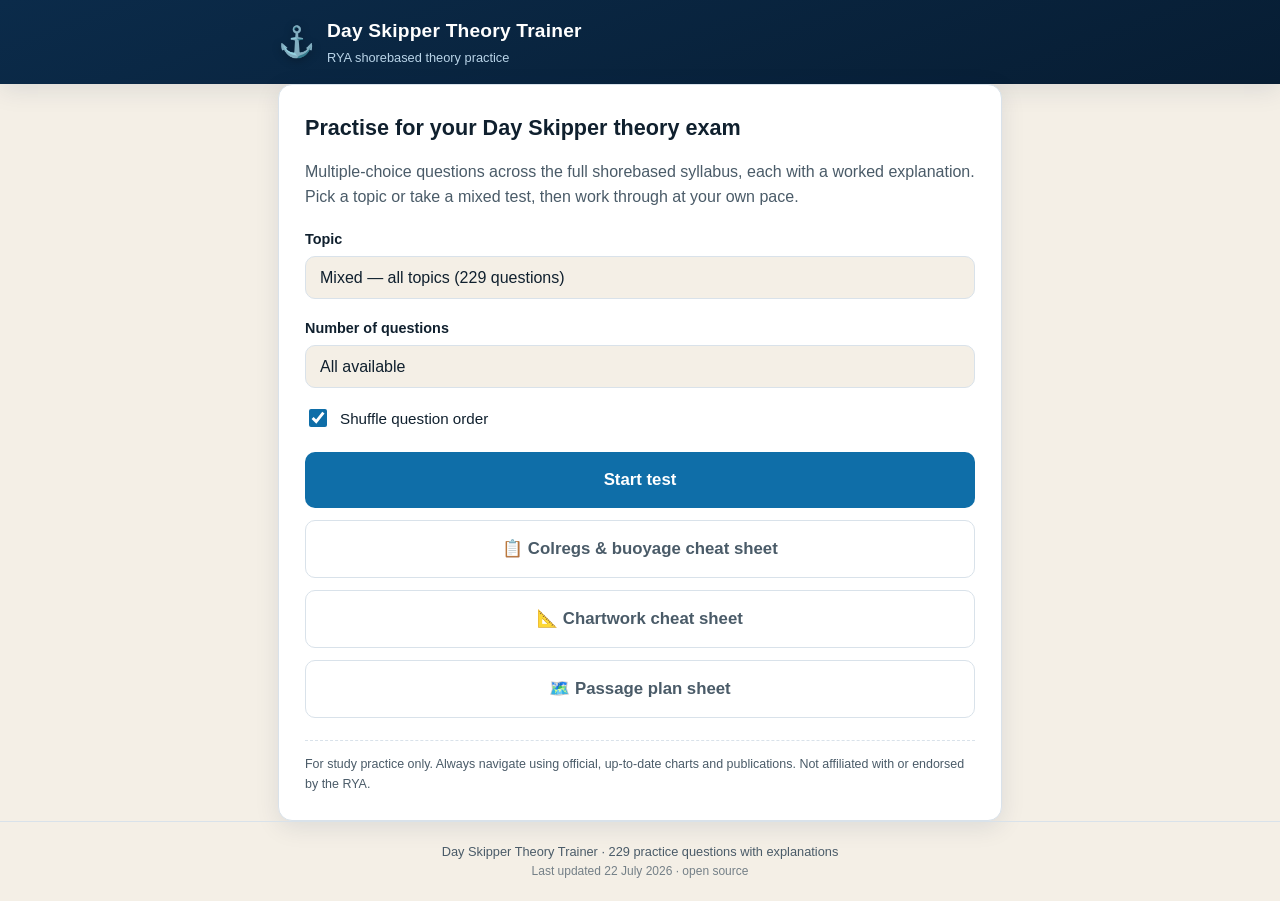
<file: index.html>
<!DOCTYPE html>
<html lang="en">
<head>
  <meta charset="UTF-8" />
  <meta name="viewport" content="width=device-width, initial-scale=1.0" />
  <meta name="description" content="Free practice quiz for the RYA Day Skipper shorebased theory course — charts, tides, buoyage, lights, collision regulations, meteorology and more." />
  <title>Day Skipper Theory Trainer</title>
  <link rel="stylesheet" href="style.css?v=4" />
</head>
<body>
  <header class="site-header">
    <div class="wrap header-inner">
      <div class="brand">
        <span class="brand-mark" aria-hidden="true">⚓</span>
        <div>
          <h1>Day Skipper Theory Trainer</h1>
          <p class="tagline">RYA shorebased theory practice</p>
        </div>
      </div>
      <div class="score-pill" id="scorePill" hidden>
        <span id="scoreText">0 / 0</span>
      </div>
    </div>
  </header>

  <main class="wrap">
    <!-- ================= START / SETUP ================= -->
    <section id="startScreen" class="card start-card">
      <h2>Practise for your Day Skipper theory exam</h2>
      <p class="lede">
        Multiple-choice questions across the full shorebased syllabus, each with a
        worked explanation. Pick a topic or take a mixed test, then work through at
        your own pace.
      </p>

      <div class="field">
        <label for="topicSelect">Topic</label>
        <select id="topicSelect"></select>
      </div>

      <div class="field">
        <label for="lengthSelect">Number of questions</label>
        <select id="lengthSelect">
          <option value="10">10 — quick session</option>
          <option value="20">20 — standard</option>
          <option value="0" selected>All available</option>
        </select>
      </div>

      <label class="checkbox">
        <input type="checkbox" id="shuffleChk" checked />
        <span>Shuffle question order</span>
      </label>

      <button class="btn btn-primary btn-lg" id="startBtn">Start test</button>

      <a class="btn btn-ghost btn-lg" href="cheatsheet.html">📋 Colregs &amp; buoyage cheat sheet</a>
      <a class="btn btn-ghost btn-lg" href="chartwork.html">📐 Chartwork cheat sheet</a>
      <a class="btn btn-ghost btn-lg" href="passage-plan.html">🗺️ Passage plan sheet</a>

      <p class="disclaimer">
        For study practice only. Always navigate using official, up-to-date charts and
        publications. Not affiliated with or endorsed by the RYA.
      </p>
    </section>

    <!-- ================= QUIZ ================= -->
    <section id="quizScreen" class="card" hidden>
      <div class="progress-row">
        <span class="chip" id="topicChip">Mixed</span>
        <span class="counter" id="counter">Question 1 of 10</span>
      </div>
      <div class="progress-bar"><div class="progress-fill" id="progressFill"></div></div>

      <div class="q-image" id="qImage" hidden></div>
      <h2 class="question-text" id="questionText"></h2>
      <ul class="options" id="optionsList"></ul>

      <div class="feedback" id="feedback" hidden>
        <p class="feedback-head" id="feedbackHead"></p>
        <p class="feedback-explain" id="feedbackExplain"></p>
      </div>

      <div class="quiz-actions">
        <button class="btn btn-ghost" id="quitBtn">End test</button>
        <button class="btn btn-primary" id="nextBtn" disabled>Next</button>
      </div>
    </section>

    <!-- ================= RESULTS ================= -->
    <section id="resultScreen" class="card" hidden>
      <h2>Test complete</h2>
      <div class="result-score">
        <span class="result-big" id="resultPercent">0%</span>
        <span class="result-sub" id="resultFraction">0 of 0 correct</span>
      </div>
      <p class="result-message" id="resultMessage"></p>

      <h3 class="review-title">Review</h3>
      <ul class="review-list" id="reviewList"></ul>

      <div class="quiz-actions center">
        <button class="btn btn-ghost" id="retryWrongBtn" hidden>Retry incorrect only</button>
        <button class="btn btn-primary" id="restartBtn">Back to start</button>
      </div>
    </section>
  </main>

  <footer class="site-footer">
    <div class="wrap">
      <p>Day Skipper Theory Trainer · <span id="qCountFoot">…</span> practice questions with explanations</p>
      <p class="foot-meta">Last updated 22 July 2026 · open source</p>
    </div>
  </footer>

  <script src="diagrams.js?v=3"></script>
  <script src="questions.js?v=4"></script>
  <script src="app.js?v=4"></script>
</body>
</html>
</file>
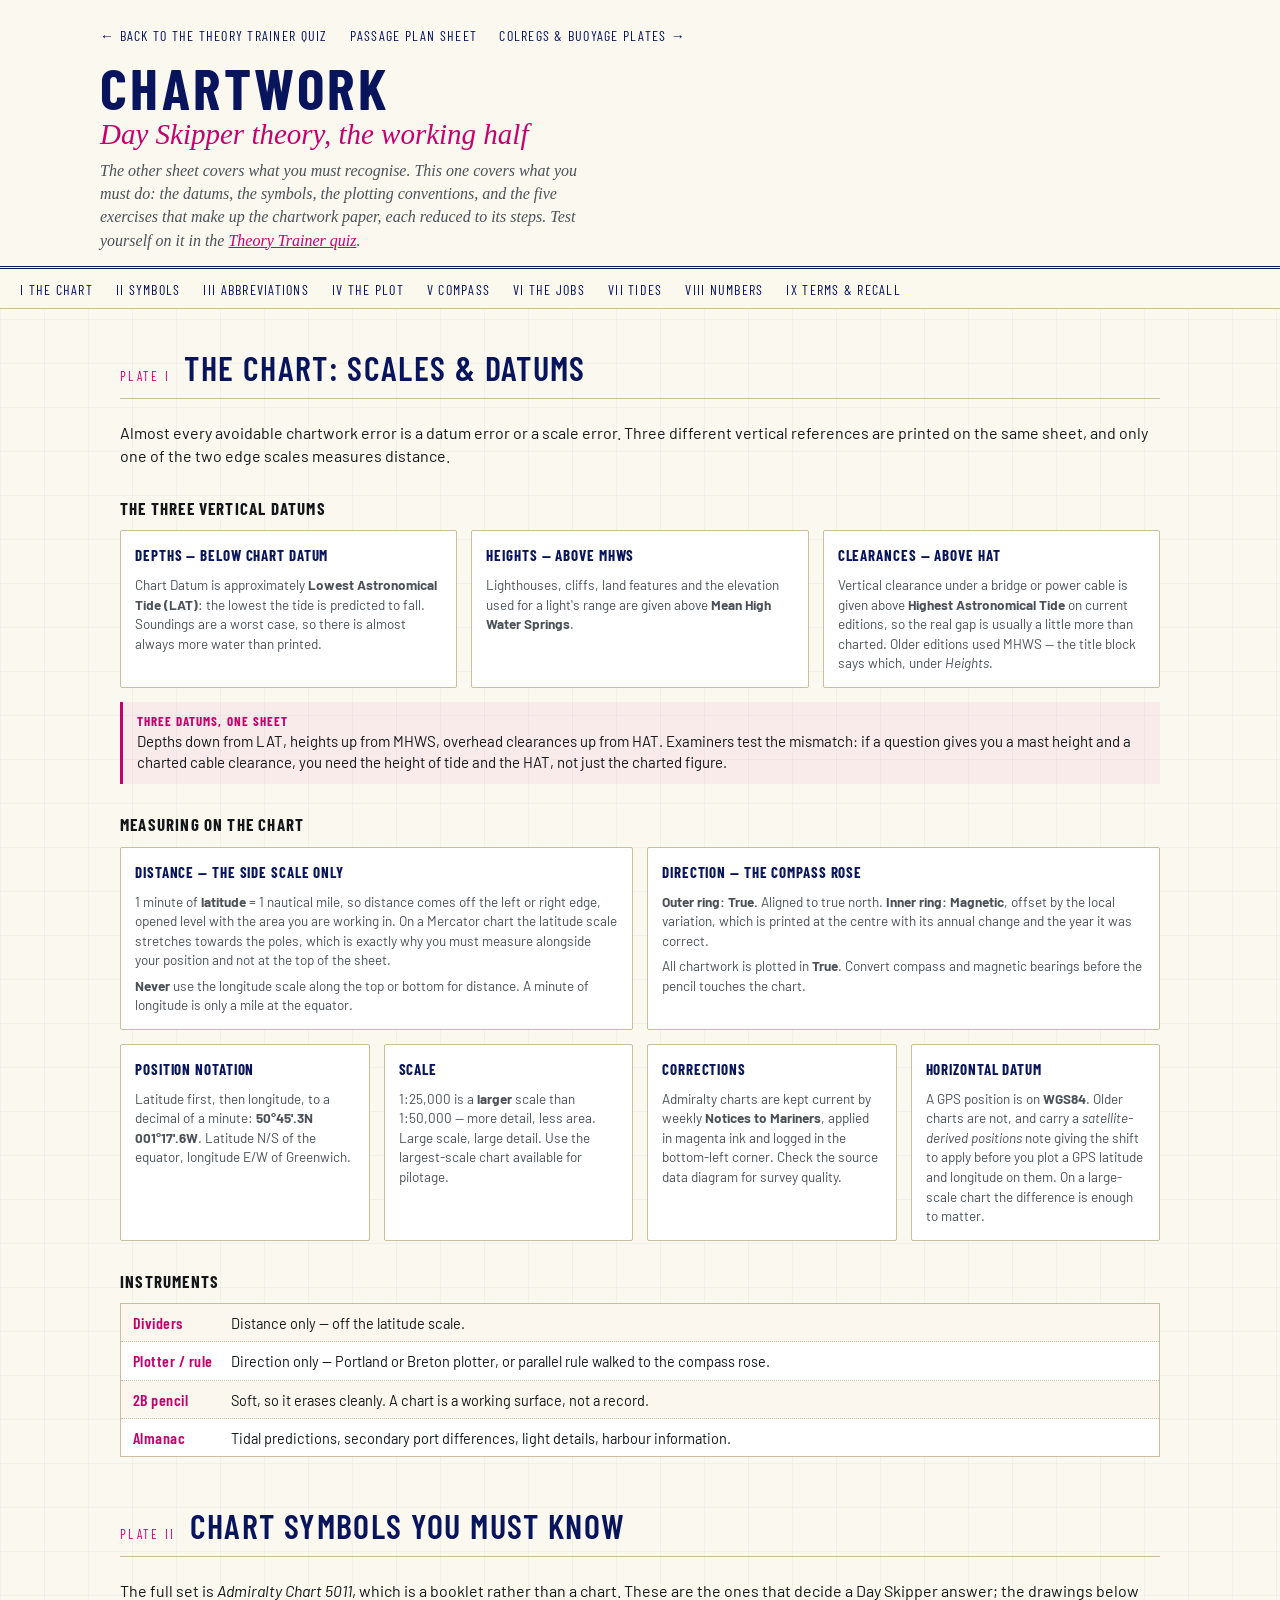
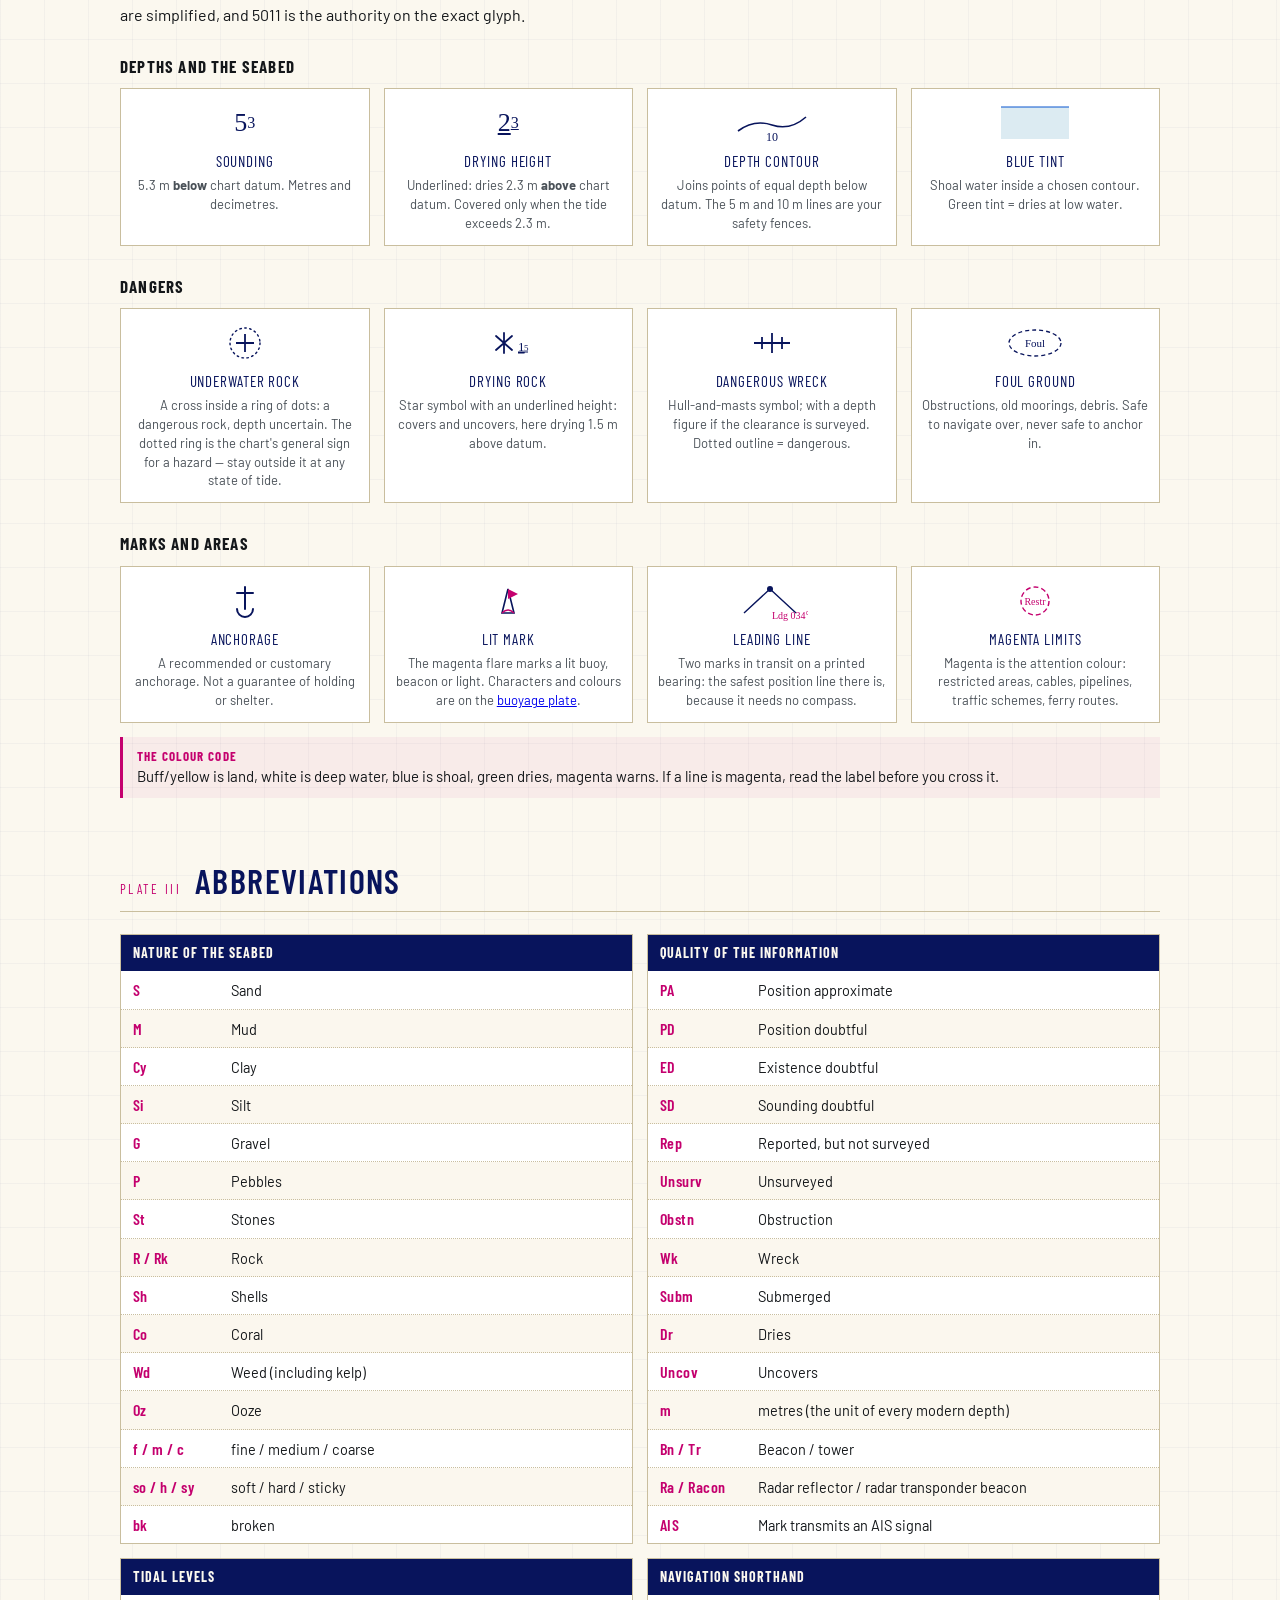
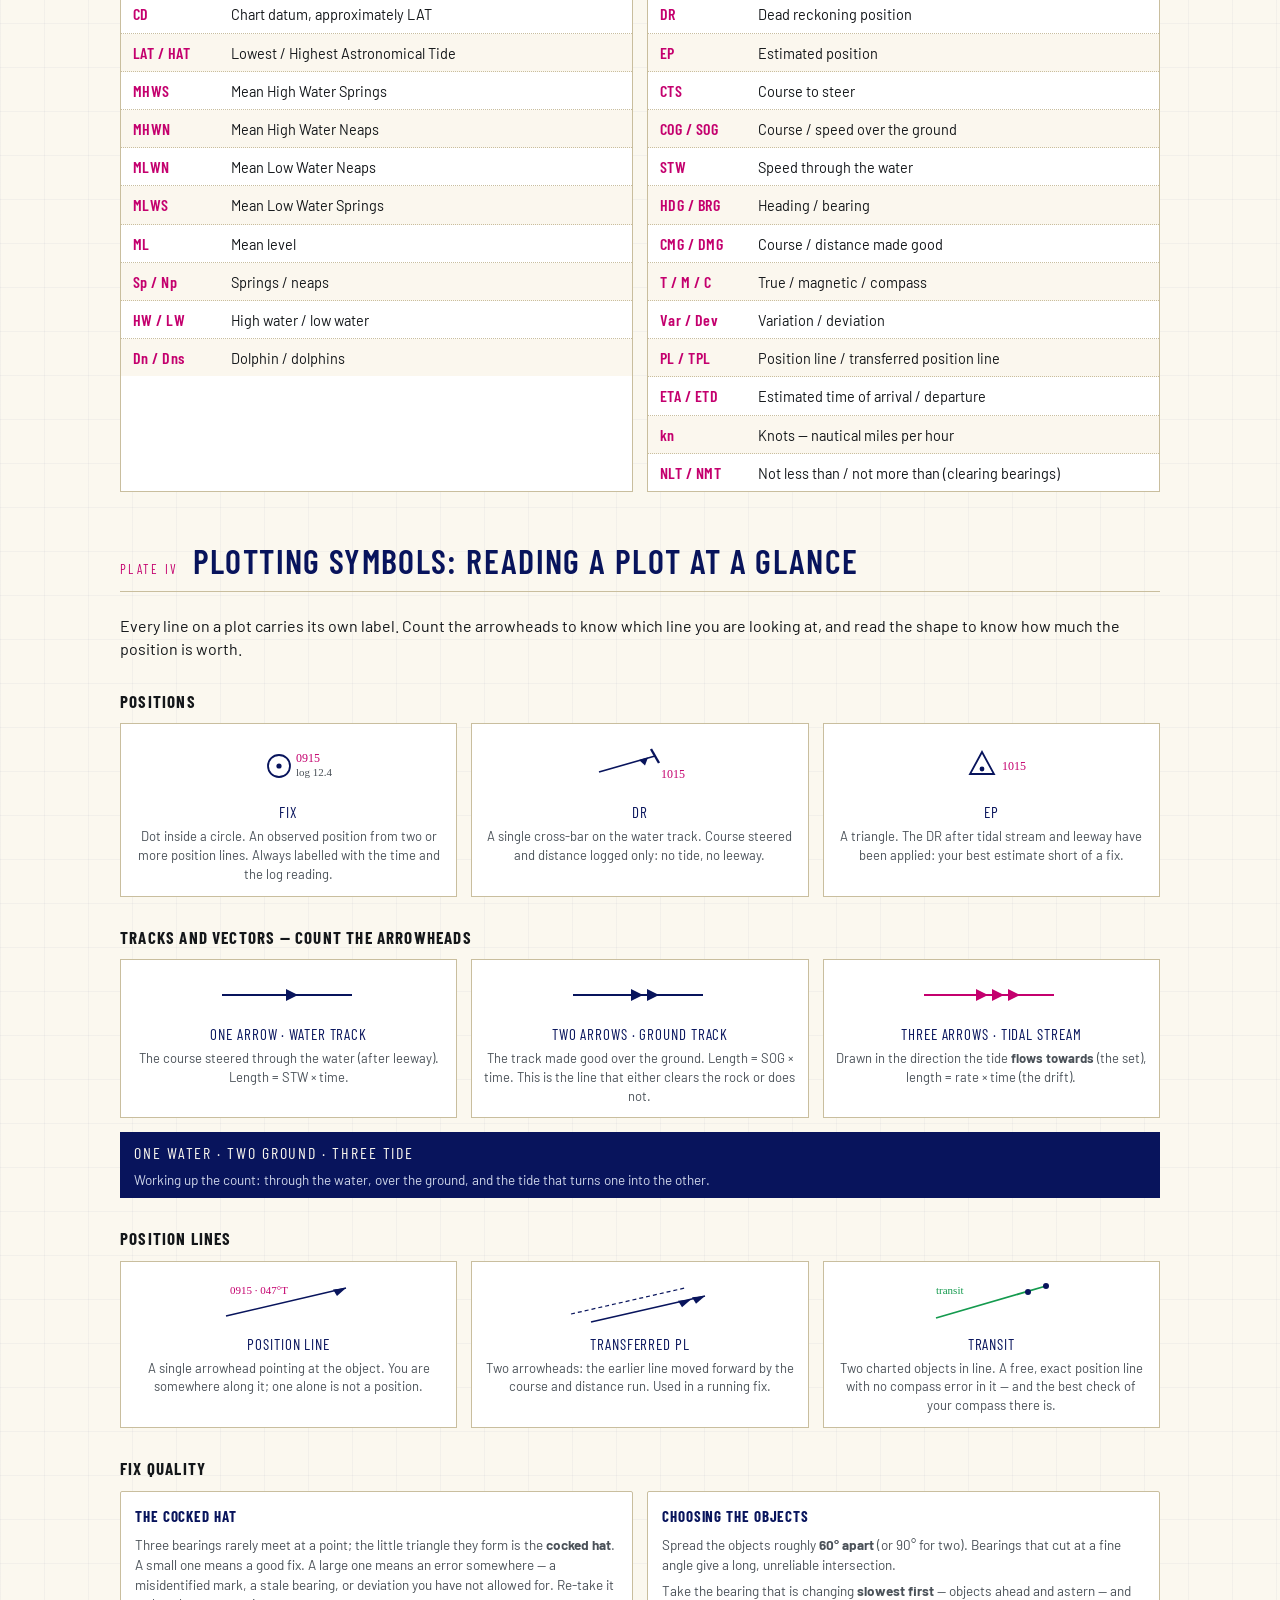
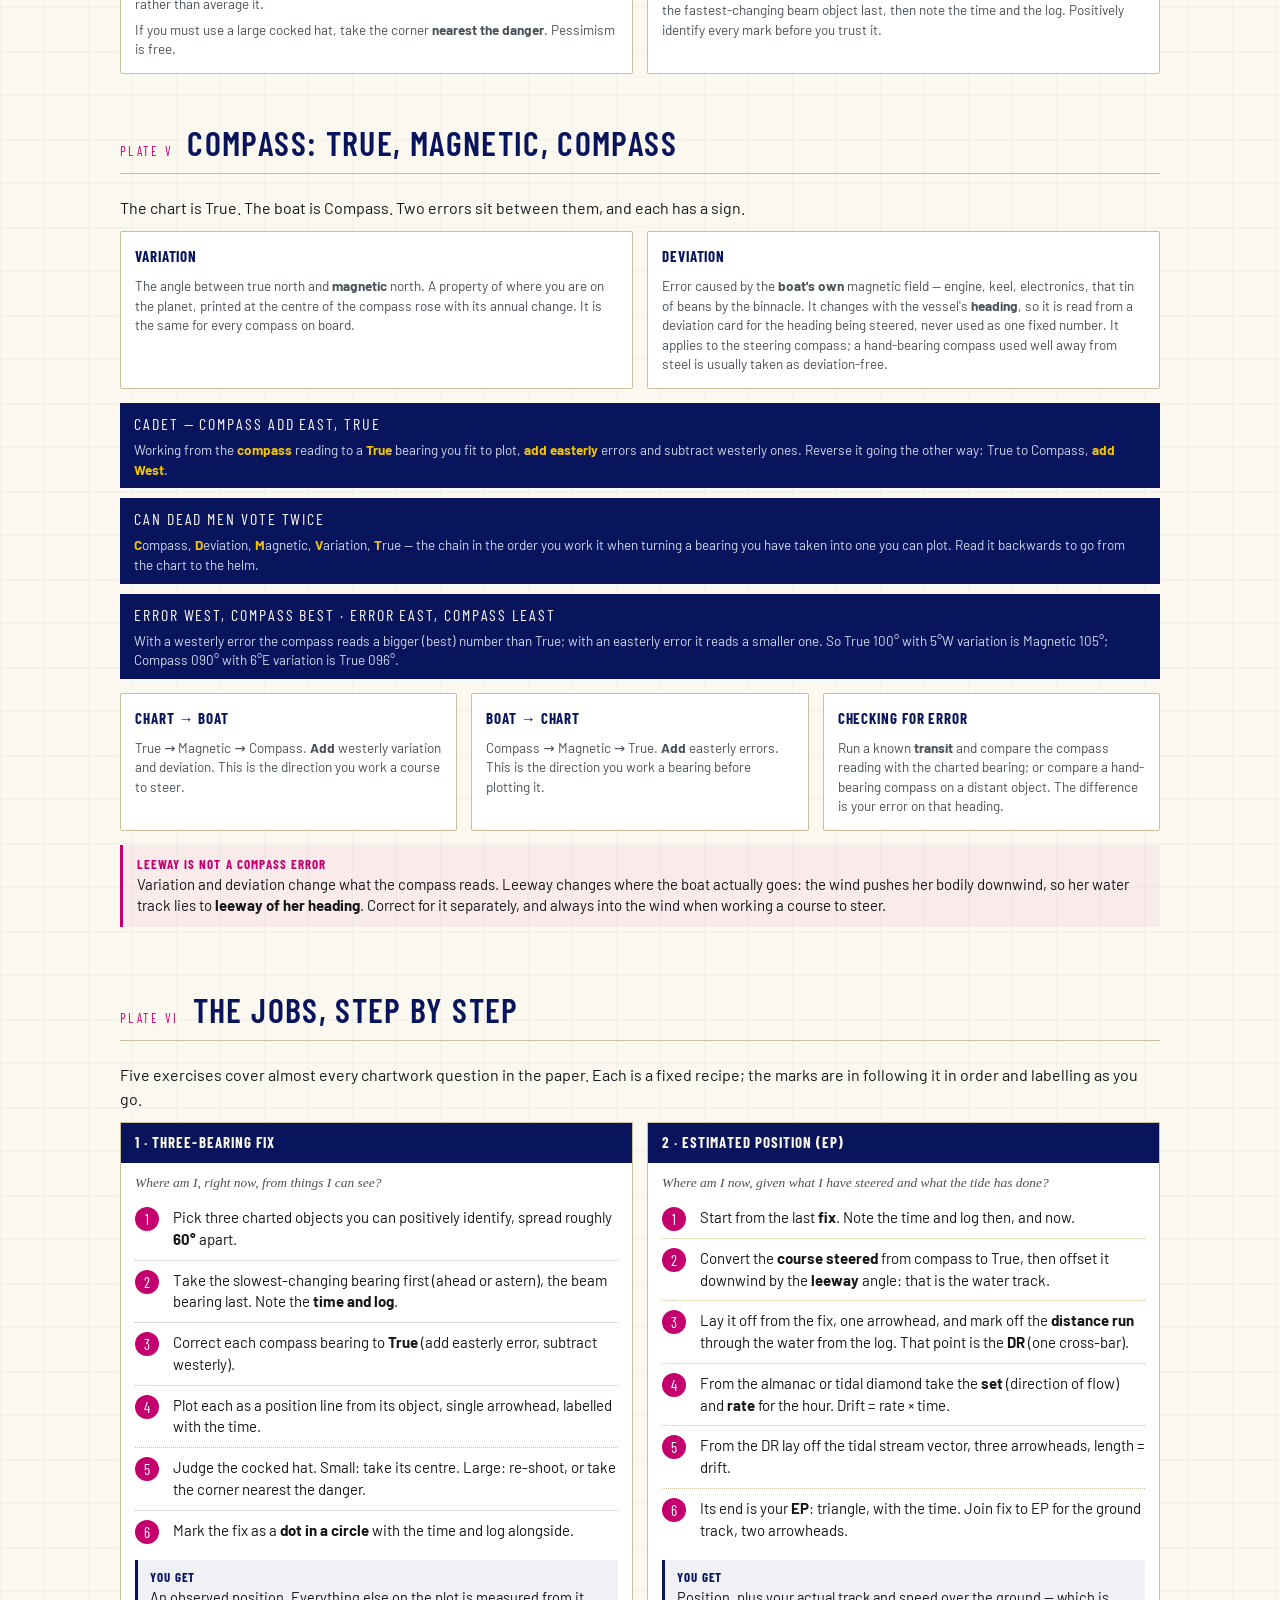
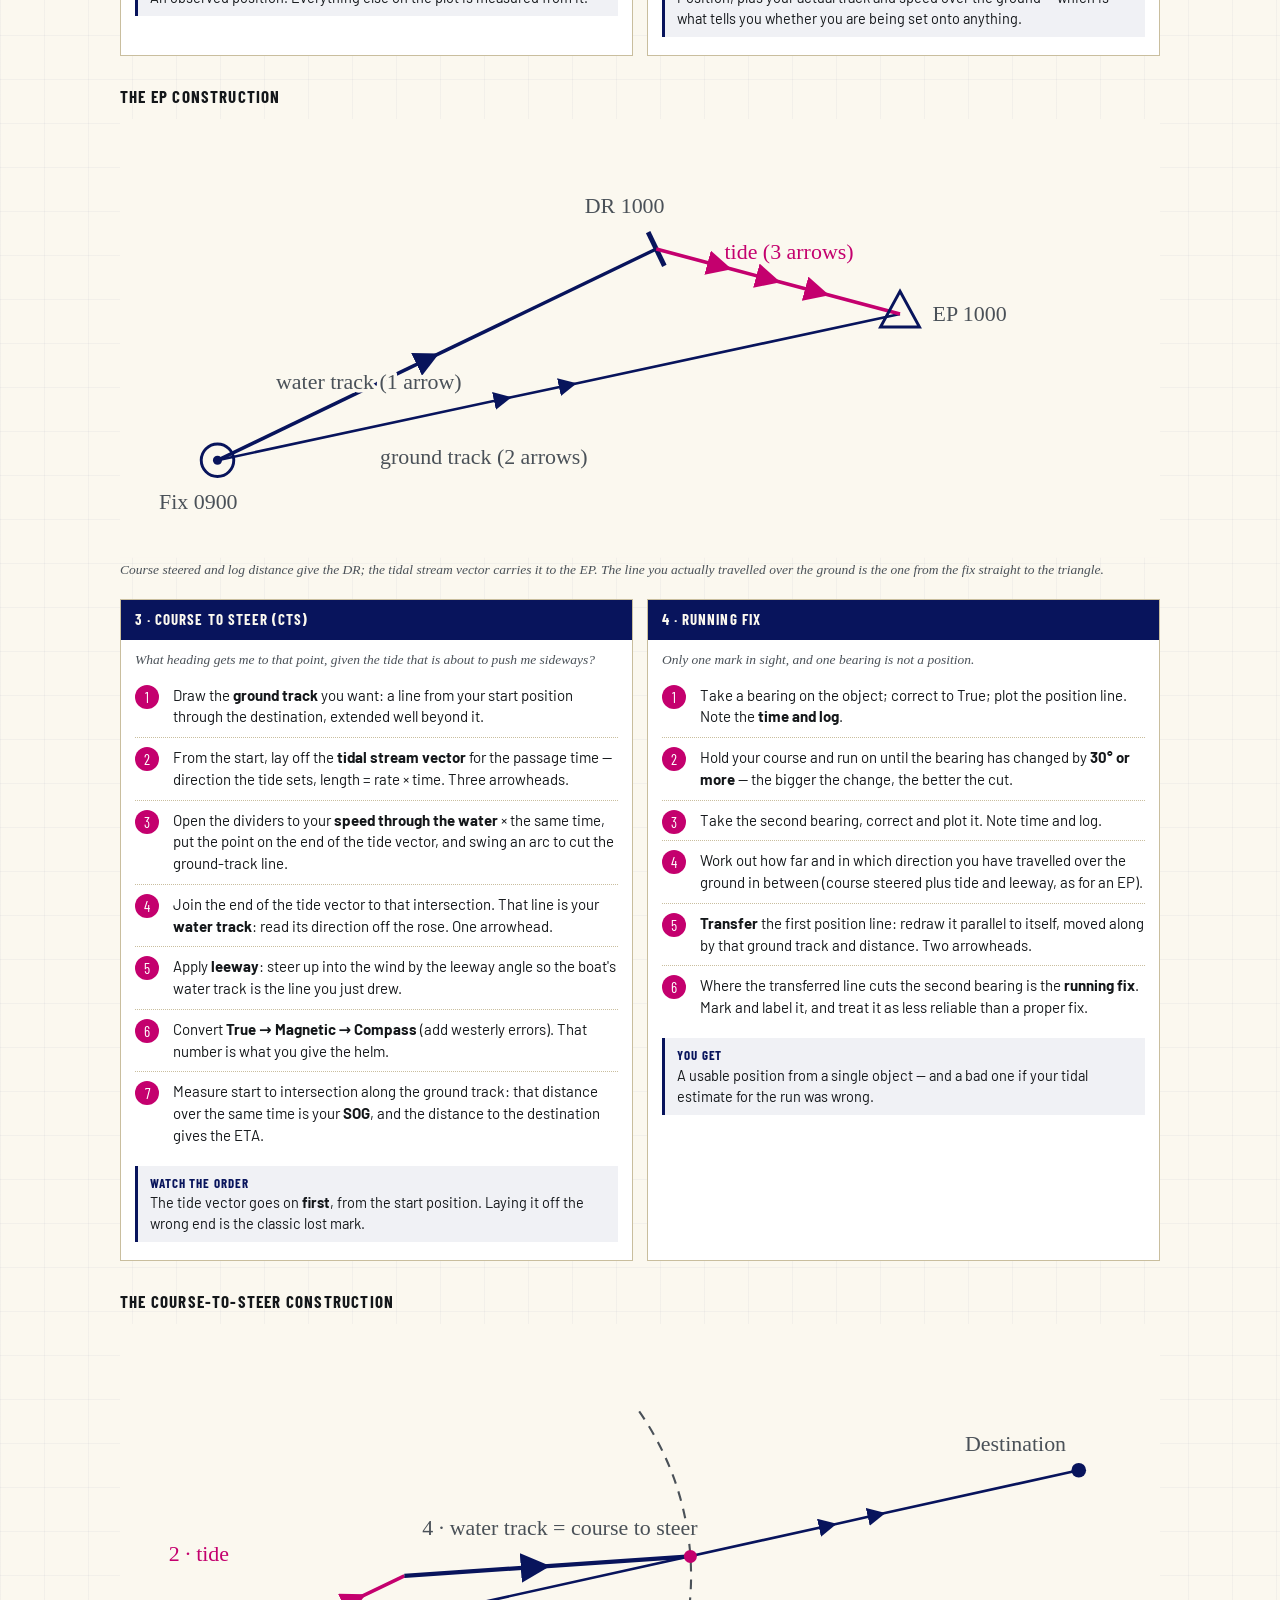
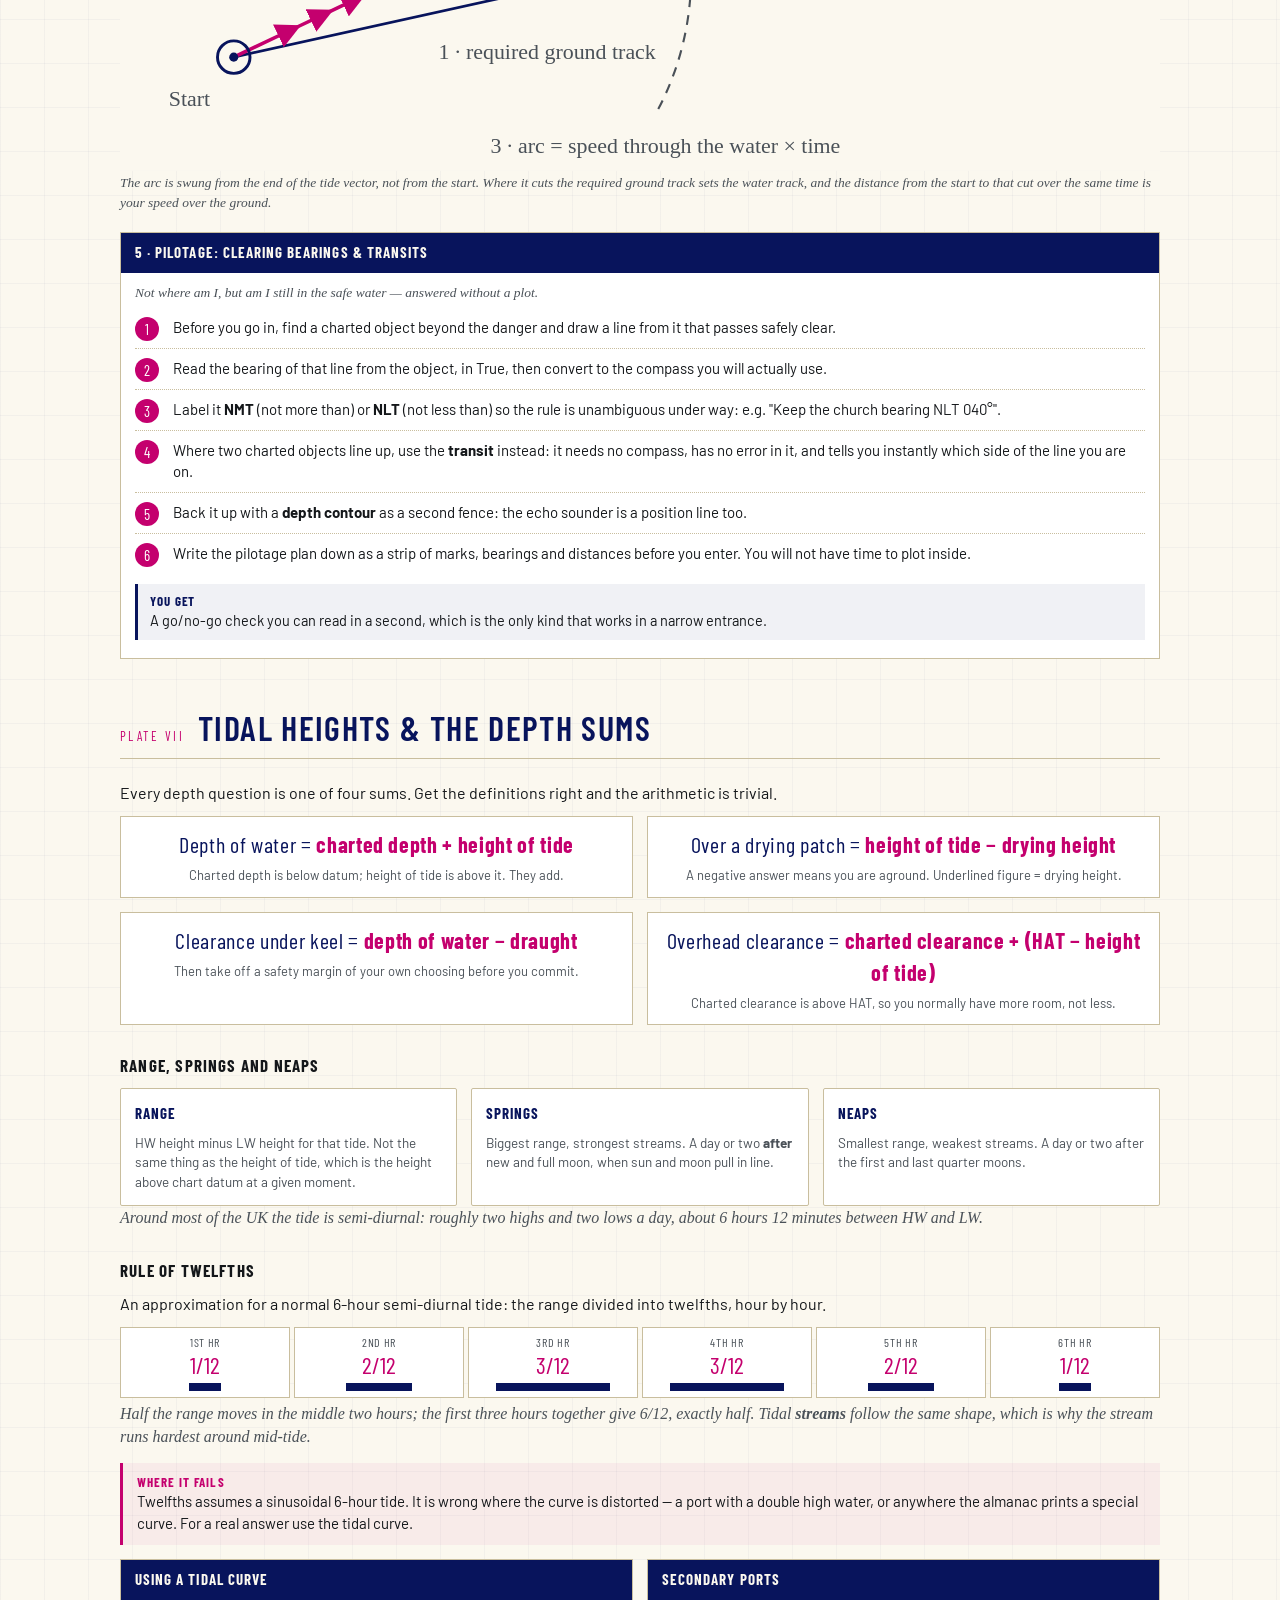
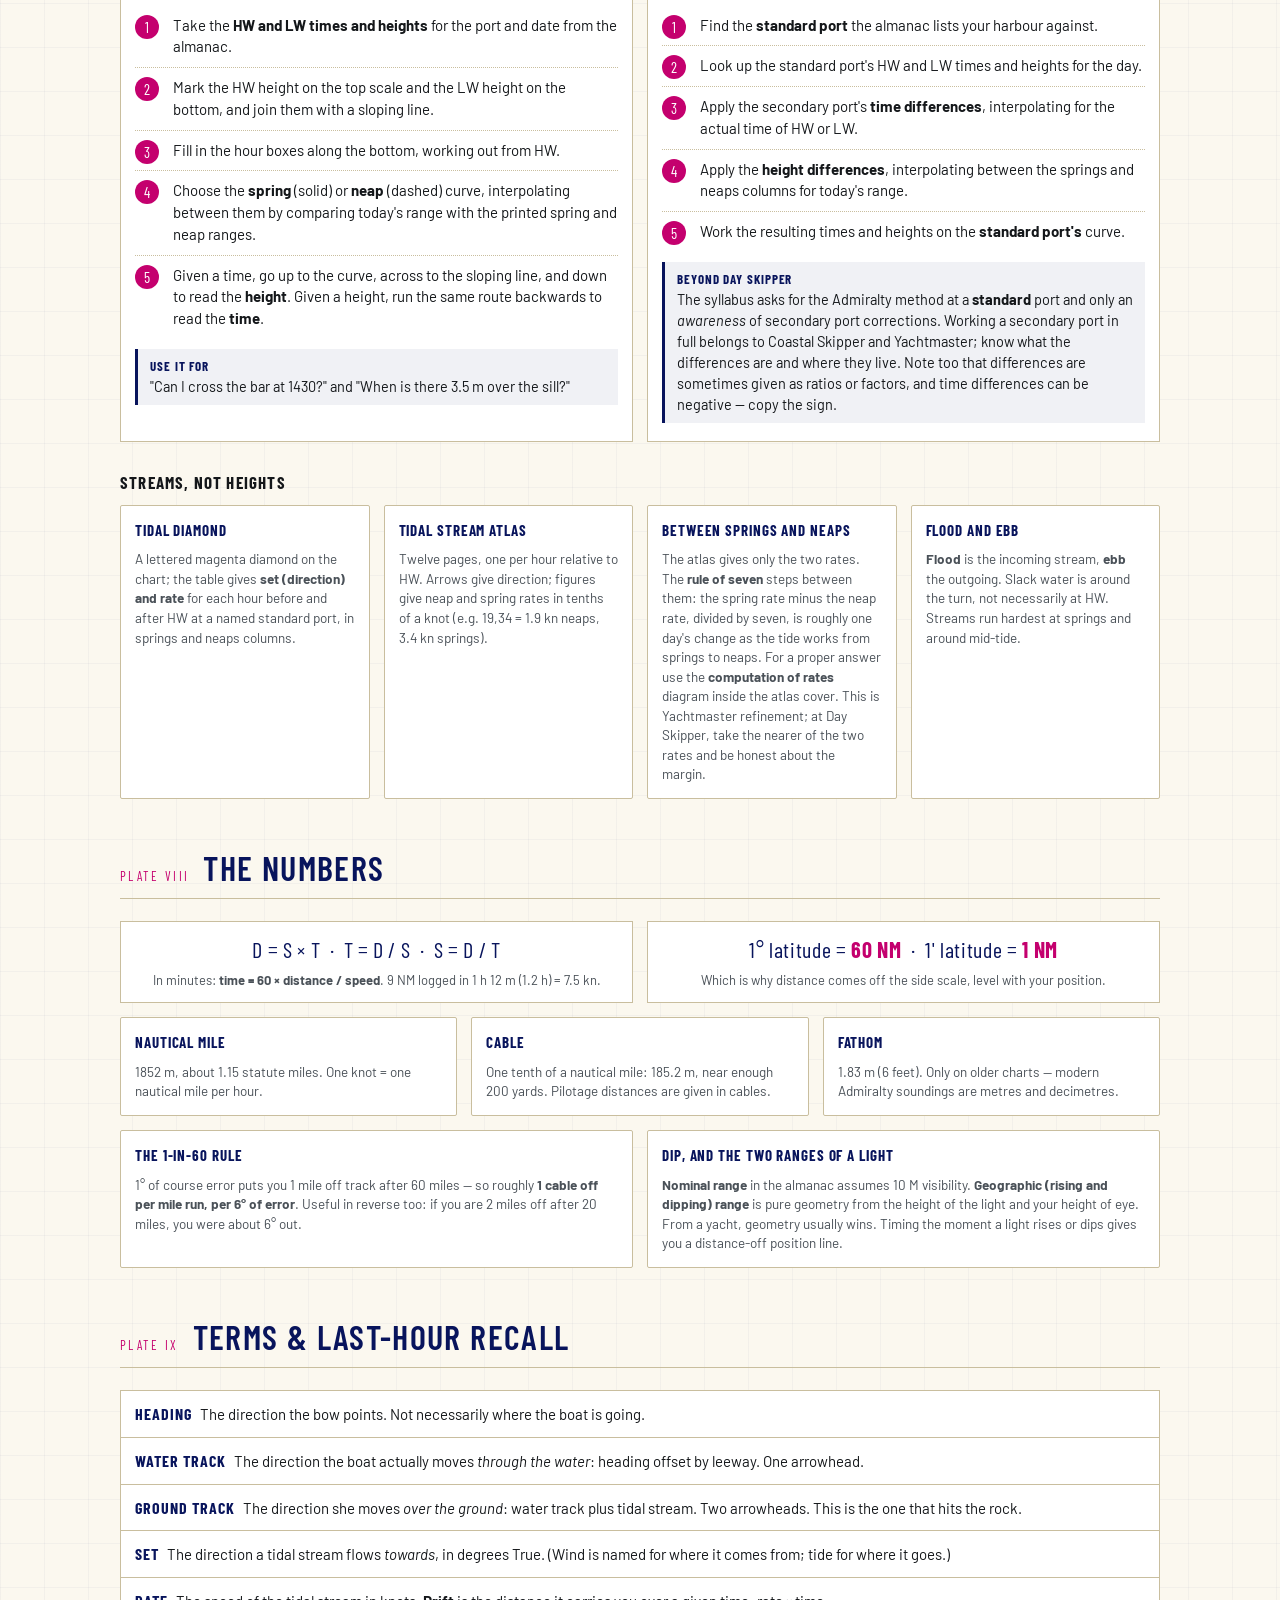
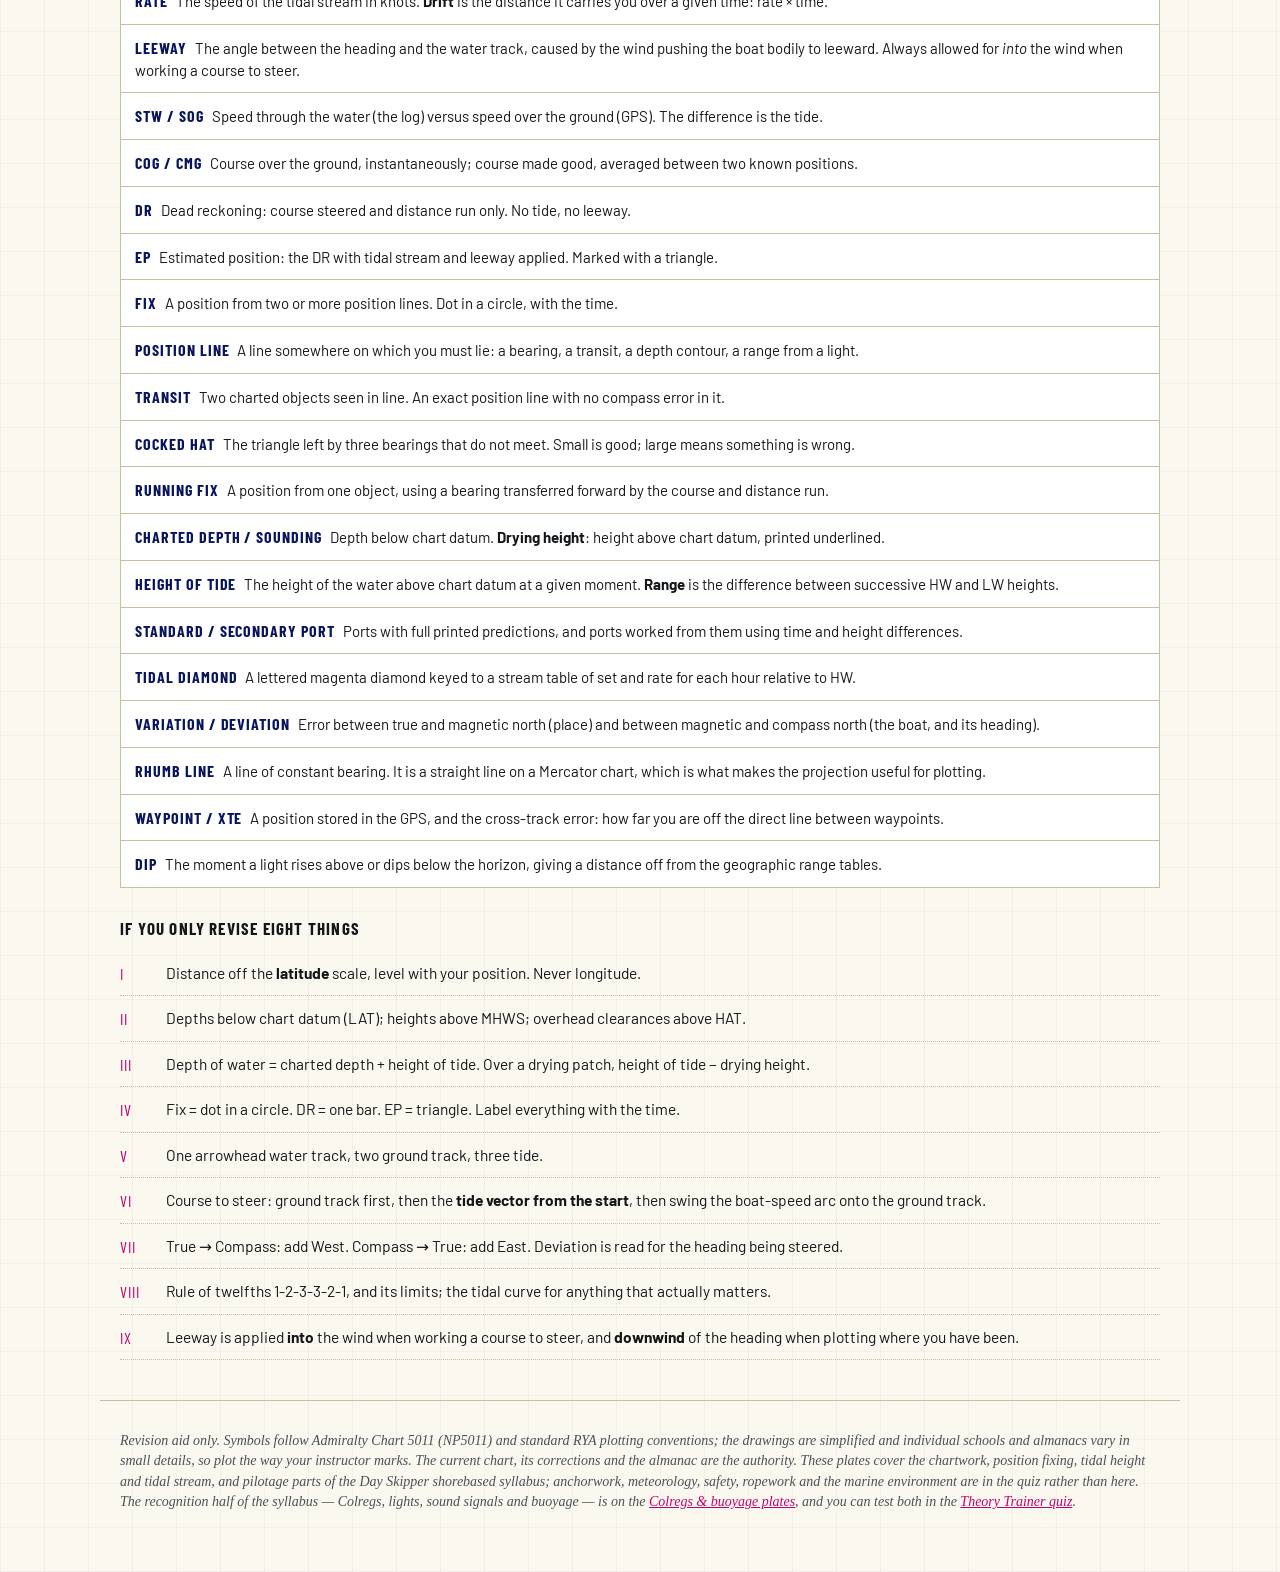
<file: chartwork.html>
<!DOCTYPE html>
<html lang="en-GB">
<head>
<meta charset="utf-8">
<meta name="viewport" content="width=device-width, initial-scale=1">
<title>Day Skipper: Chartwork Plates</title>
<meta name="description" content="Day Skipper chartwork cheat sheet — chart datums, symbols and abbreviations, plotting symbols, compass correction, and step-by-step methods for the EP, course to steer, fixes and tidal heights.">
<link rel="preconnect" href="https://fonts.googleapis.com">
<link rel="preconnect" href="https://fonts.gstatic.com" crossorigin>
<link href="https://fonts.googleapis.com/css2?family=Barlow+Condensed:wght@400;500;600;700&family=Barlow:wght@400;500;600&display=swap" rel="stylesheet">
<style>
:root{
  --paper:#FBF8EF;
  --land:#EFE1BE;
  --shoal:#DCEBF2;
  --deep:#08145C;
  --ink:#14171A;
  --ink-soft:#4A5158;
  --magenta:#C4006E;
  --rule:#C9BE9E;
  --red:#CE2B2B;
  --green:#149A4E;
  --yellow:#F5C400;
  --blue:#0B57D0;
  --white:#FFFFFF;
  --black:#14171A;
  --display:"Barlow Condensed","Arial Narrow",Haettenschweiler,sans-serif;
  --body:"Barlow","Segoe UI",system-ui,-apple-system,sans-serif;
  --note:Georgia,"Times New Roman",serif;
}
*{box-sizing:border-box}
html{scroll-behavior:smooth}
body{
  margin:0;background:var(--paper);color:var(--ink);font-family:var(--body);
  font-size:16px;line-height:1.45;
  background-image:
    repeating-linear-gradient(0deg,rgba(8,20,92,.035) 0 1px,transparent 1px 44px),
    repeating-linear-gradient(90deg,rgba(8,20,92,.035) 0 1px,transparent 1px 44px);
}

/* ---------- masthead ---------- */
header.sheet{
  border-bottom:3px double var(--deep);background:var(--paper);
  padding:26px 20px 14px;
}
.wrap{max-width:1080px;margin:0 auto}
h1{
  font-family:var(--display);font-weight:700;text-transform:uppercase;
  letter-spacing:.06em;font-size:clamp(30px,6.5vw,58px);line-height:.95;margin:0;
  color:var(--deep);
}
h1 em{font-family:var(--note);font-style:italic;font-weight:400;text-transform:none;letter-spacing:0;color:var(--magenta);font-size:.5em;display:block;margin-top:6px}
.strapline{font-family:var(--note);font-style:italic;color:var(--ink-soft);margin:10px 0 0;max-width:62ch}
.strapline a{color:var(--magenta);text-decoration:underline}
.backlink{font-family:var(--display);text-transform:uppercase;letter-spacing:.09em;font-size:14px;margin:0 0 10px;display:flex;gap:22px;flex-wrap:wrap}
.backlink a{color:var(--deep);text-decoration:none;border-bottom:2px solid transparent;padding-bottom:2px}
.backlink a:hover,.backlink a:focus-visible{border-bottom-color:var(--magenta);color:var(--magenta)}

nav.plates{
  position:sticky;top:0;z-index:20;background:rgba(251,248,239,.94);
  backdrop-filter:blur(6px);border-bottom:1px solid var(--rule);
  padding:8px 20px;overflow-x:auto;white-space:nowrap;-webkit-overflow-scrolling:touch;
}
nav.plates a{
  font-family:var(--display);text-transform:uppercase;letter-spacing:.09em;
  font-size:14px;color:var(--deep);text-decoration:none;margin-right:20px;
  border-bottom:2px solid transparent;padding-bottom:2px;
}
nav.plates a:hover,nav.plates a:focus-visible{border-bottom-color:var(--magenta);color:var(--magenta)}

/* ---------- plates ---------- */
section.plate{padding:34px 20px 10px;max-width:1080px;margin:0 auto}
.plate-head{display:flex;align-items:baseline;gap:14px;border-bottom:1px solid var(--rule);padding-bottom:6px;margin-bottom:22px}
.plate-no{font-family:var(--display);font-size:13px;letter-spacing:.18em;color:var(--magenta);text-transform:uppercase}
h2{font-family:var(--display);text-transform:uppercase;letter-spacing:.04em;font-size:clamp(22px,4vw,34px);margin:0;color:var(--deep);font-weight:600}
h3{font-family:var(--display);text-transform:uppercase;letter-spacing:.07em;font-size:17px;margin:28px 0 10px;color:var(--ink)}
p{margin:0 0 12px}
svg[width="100%"]{display:block;width:100%;height:auto}
.note{font-family:var(--note);font-style:italic;color:var(--ink-soft)}
.trap{
  border-left:3px solid var(--magenta);background:rgba(196,0,110,.05);
  padding:10px 14px;margin:14px 0;font-size:15px;
}
.trap > b:first-child{font-family:var(--display);text-transform:uppercase;letter-spacing:.08em;font-size:13px;color:var(--magenta);display:block}

/* ---------- grids ---------- */
.grid{display:grid;gap:14px}
.g2{grid-template-columns:repeat(auto-fit,minmax(300px,1fr))}
.g3{grid-template-columns:repeat(auto-fit,minmax(210px,1fr))}
.g4{grid-template-columns:repeat(auto-fit,minmax(150px,1fr))}
.gform{grid-template-columns:repeat(auto-fit,minmax(min(430px,100%),1fr))}
.card{
  background:var(--white);border:1px solid var(--rule);border-radius:2px;
  padding:14px;
}
.card h4{
  font-family:var(--display);text-transform:uppercase;letter-spacing:.06em;
  font-size:15px;margin:0 0 8px;color:var(--deep);
}
.card .sub{font-size:13.5px;color:var(--ink-soft);margin:6px 0 0}

.mnemonic{
  font-family:var(--display);text-transform:uppercase;letter-spacing:.12em;
  background:var(--deep);color:var(--paper);padding:9px 14px;font-size:16px;margin-top:14px;
}
.mnemonic b{color:var(--yellow)}
.mnemonic span{display:block;font-family:var(--body);text-transform:none;letter-spacing:0;font-size:13.5px;color:#CFD6EA;margin-top:5px}

/* ---------- symbol plates ---------- */
.sym{display:flex;flex-direction:column;align-items:center;text-align:center;background:var(--white);border:1px solid var(--rule);padding:12px 10px}
.sym svg{display:block}
.sym .glyph{font-family:var(--note);font-size:26px;color:var(--deep);line-height:1.1;min-height:44px;display:flex;align-items:center}
.sym .label{font-family:var(--display);text-transform:uppercase;letter-spacing:.06em;font-size:15px;margin-top:6px;color:var(--deep)}
.sym .gloss{font-size:13px;color:var(--ink-soft);margin-top:3px}

/* ---------- abbreviation tables ---------- */
.abbr{border:1px solid var(--rule);background:var(--white)}
.abbr .row{display:grid;grid-template-columns:88px 1fr;gap:10px;padding:7px 12px;border-bottom:1px dotted var(--rule);font-size:14.5px;align-items:baseline}
.abbr .row:last-child{border-bottom:0}
.abbr .row:nth-child(odd){background:rgba(239,225,190,.26)}
.abbr .k{font-family:var(--display);text-transform:none;letter-spacing:.03em;font-size:16px;color:var(--magenta);font-weight:600}
.abbr h4{
  font-family:var(--display);text-transform:uppercase;letter-spacing:.07em;font-size:14px;
  margin:0;padding:8px 12px;background:var(--deep);color:var(--paper);
}

/* ---------- method steps ---------- */
.method{border:1px solid var(--rule);background:var(--white);padding:0 0 6px}
.method > h4{
  font-family:var(--display);text-transform:uppercase;letter-spacing:.07em;font-size:15px;
  margin:0;padding:9px 14px;background:var(--deep);color:var(--paper);
}
.method .why{font-family:var(--note);font-style:italic;color:var(--ink-soft);font-size:13.5px;padding:10px 14px 0;margin:0}
ol.steps{counter-reset:s;list-style:none;padding:6px 14px 4px;margin:0}
ol.steps li{
  counter-increment:s;position:relative;padding:9px 0 9px 38px;
  border-bottom:1px dotted var(--rule);font-size:15px;
}
ol.steps li:last-child{border-bottom:0}
ol.steps li::before{
  content:counter(s);position:absolute;left:0;top:9px;width:24px;height:24px;
  background:var(--magenta);color:var(--white);border-radius:50%;
  font-family:var(--display);font-size:15px;line-height:24px;text-align:center;
}
.method .out{
  margin:6px 14px 12px;padding:8px 12px;background:rgba(8,20,92,.06);
  border-left:3px solid var(--deep);font-size:14.5px;
}
.method .out > b:first-child{font-family:var(--display);text-transform:uppercase;letter-spacing:.07em;font-size:13px;color:var(--deep);display:block}

/* ---------- definitions ---------- */
.deffs{border:1px solid var(--rule);background:var(--white)}
.deff{padding:11px 14px;border-bottom:1px solid var(--rule);font-size:15px}
.deff:last-child{border-bottom:0}
.deff > b:first-child{font-family:var(--display);text-transform:uppercase;letter-spacing:.06em;color:var(--deep);font-size:16px;margin-right:8px}

/* ---------- formula strip ---------- */
.formula{
  background:var(--white);border:1px solid var(--rule);padding:12px 14px;text-align:center;
}
.formula .eq{font-family:var(--display);font-size:22px;color:var(--deep);letter-spacing:.03em}
.formula .eq b{color:var(--magenta)}
.formula .sub{font-size:13px;color:var(--ink-soft);margin-top:5px}

/* ---------- twelfths bar ---------- */
.twelfths{display:grid;grid-template-columns:repeat(6,1fr);gap:4px;margin:10px 0 4px}
.tw{background:var(--white);border:1px solid var(--rule);text-align:center;padding:6px 2px}
.tw .hr{font-family:var(--display);text-transform:uppercase;letter-spacing:.06em;font-size:12px;color:var(--ink-soft)}
.tw .n{font-family:var(--display);font-size:24px;color:var(--magenta);line-height:1.1}
.tw .bar{height:8px;background:var(--deep);margin:5px auto 0}

.figcap{font-family:var(--note);font-style:italic;color:var(--ink-soft);font-size:13.5px;margin:2px 0 0}
ol.recall{counter-reset:r;list-style:none;padding:0;margin:0}
ol.recall li{
  counter-increment:r;position:relative;padding:11px 0 11px 46px;
  border-bottom:1px dotted var(--rule);font-size:15.5px;
}
ol.recall li::before{
  content:counter(r,upper-roman);position:absolute;left:0;top:11px;
  font-family:var(--display);color:var(--magenta);font-size:16px;letter-spacing:.06em;
}
footer{padding:30px 20px 60px;max-width:1080px;margin:0 auto;color:var(--ink-soft);font-family:var(--note);font-style:italic;font-size:14px;border-top:1px solid var(--rule);margin-top:30px}
footer a{color:var(--magenta)}

@media print{
  nav.plates{display:none}
  body{background:#fff}
  section.plate{page-break-inside:avoid}
}
</style>
</head>
<body>

<header class="sheet">
  <div class="wrap">
    <p class="backlink">
      <a href="index.html">&larr; Back to the Theory Trainer quiz</a>
      <a href="passage-plan.html">Passage plan sheet</a>
      <a href="cheatsheet.html">Colregs &amp; buoyage plates &rarr;</a>
    </p>
    <h1>Chartwork<em>Day Skipper theory, the working half</em></h1>
    <p class="strapline">The other sheet covers what you must recognise. This one covers what you must <em>do</em>: the datums, the symbols, the plotting conventions, and the five exercises that make up the chartwork paper, each reduced to its steps. Test yourself on it in the <a href="index.html">Theory Trainer quiz</a>.</p>
  </div>
</header>

<nav class="plates" aria-label="Plates">
  <a href="#p1">I The chart</a>
  <a href="#p2">II Symbols</a>
  <a href="#p3">III Abbreviations</a>
  <a href="#p4">IV The plot</a>
  <a href="#p5">V Compass</a>
  <a href="#p6">VI The jobs</a>
  <a href="#p7">VII Tides</a>
  <a href="#p8">VIII Numbers</a>
  <a href="#p9">IX Terms &amp; recall</a>
</nav>

<!-- ================= PLATE I ================= -->
<section class="plate" id="p1">
  <div class="plate-head"><span class="plate-no">Plate I</span><h2>The chart: scales &amp; datums</h2></div>
  <p>Almost every avoidable chartwork error is a datum error or a scale error. Three different vertical references are printed on the same sheet, and only one of the two edge scales measures distance.</p>

  <h3>The three vertical datums</h3>
  <div class="grid g3">
    <div class="card">
      <h4>Depths — below Chart Datum</h4>
      <p class="sub">Chart Datum is approximately <b>Lowest Astronomical Tide (LAT)</b>: the lowest the tide is predicted to fall. Soundings are a worst case, so there is almost always more water than printed.</p>
    </div>
    <div class="card">
      <h4>Heights — above MHWS</h4>
      <p class="sub">Lighthouses, cliffs, land features and the elevation used for a light's range are given above <b>Mean High Water Springs</b>.</p>
    </div>
    <div class="card">
      <h4>Clearances — above HAT</h4>
      <p class="sub">Vertical clearance under a bridge or power cable is given above <b>Highest Astronomical Tide</b> on current editions, so the real gap is usually a little more than charted. Older editions used MHWS &mdash; the title block says which, under <em>Heights</em>.</p>
    </div>
  </div>
  <div class="trap"><b>Three datums, one sheet</b>Depths down from LAT, heights up from MHWS, overhead clearances up from HAT. Examiners test the mismatch: if a question gives you a mast height and a charted cable clearance, you need the height of tide and the HAT, not just the charted figure.</div>

  <h3>Measuring on the chart</h3>
  <div class="grid g2">
    <div class="card">
      <h4>Distance — the side scale only</h4>
      <p class="sub">1 minute of <b>latitude</b> = 1 nautical mile, so distance comes off the left or right edge, opened level with the area you are working in. On a Mercator chart the latitude scale stretches towards the poles, which is exactly why you must measure alongside your position and not at the top of the sheet.</p>
      <p class="sub"><b>Never</b> use the longitude scale along the top or bottom for distance. A minute of longitude is only a mile at the equator.</p>
    </div>
    <div class="card">
      <h4>Direction — the compass rose</h4>
      <p class="sub"><b>Outer ring: True.</b> Aligned to true north. <b>Inner ring: Magnetic</b>, offset by the local variation, which is printed at the centre with its annual change and the year it was correct.</p>
      <p class="sub">All chartwork is plotted in <b>True</b>. Convert compass and magnetic bearings before the pencil touches the chart.</p>
    </div>
  </div>

  <div class="grid g3" style="margin-top:14px">
    <div class="card"><h4>Position notation</h4><p class="sub">Latitude first, then longitude, to a decimal of a minute: <b>50&deg;45'.3N 001&deg;17'.6W</b>. Latitude N/S of the equator, longitude E/W of Greenwich.</p></div>
    <div class="card"><h4>Scale</h4><p class="sub">1:25,000 is a <b>larger</b> scale than 1:50,000 — more detail, less area. Large scale, large detail. Use the largest-scale chart available for pilotage.</p></div>
    <div class="card"><h4>Corrections</h4><p class="sub">Admiralty charts are kept current by weekly <b>Notices to Mariners</b>, applied in magenta ink and logged in the bottom-left corner. Check the source data diagram for survey quality.</p></div>
    <div class="card"><h4>Horizontal datum</h4><p class="sub">A GPS position is on <b>WGS84</b>. Older charts are not, and carry a <em>satellite-derived positions</em> note giving the shift to apply before you plot a GPS latitude and longitude on them. On a large-scale chart the difference is enough to matter.</p></div>
  </div>

  <h3>Instruments</h3>
  <div class="abbr">
    <div class="row"><span class="k">Dividers</span><span>Distance only — off the latitude scale.</span></div>
    <div class="row"><span class="k">Plotter / rule</span><span>Direction only — Portland or Breton plotter, or parallel rule walked to the compass rose.</span></div>
    <div class="row"><span class="k">2B pencil</span><span>Soft, so it erases cleanly. A chart is a working surface, not a record.</span></div>
    <div class="row"><span class="k">Almanac</span><span>Tidal predictions, secondary port differences, light details, harbour information.</span></div>
  </div>
</section>

<!-- ================= PLATE II ================= -->
<section class="plate" id="p2">
  <div class="plate-head"><span class="plate-no">Plate II</span><h2>Chart symbols you must know</h2></div>
  <p>The full set is <em>Admiralty Chart 5011</em>, which is a booklet rather than a chart. These are the ones that decide a Day Skipper answer; the drawings below are simplified, and 5011 is the authority on the exact glyph.</p>

  <h3>Depths and the seabed</h3>
  <div class="grid g4">
    <div class="sym">
      <span class="glyph">5<sub style="font-size:.62em">3</sub></span>
      <span class="label">Sounding</span>
      <span class="gloss">5.3 m <b>below</b> chart datum. Metres and decimetres.</span>
    </div>
    <div class="sym">
      <span class="glyph"><u>2</u><sub style="font-size:.62em"><u>3</u></sub></span>
      <span class="label">Drying height</span>
      <span class="gloss">Underlined: dries 2.3 m <b>above</b> chart datum. Covered only when the tide exceeds 2.3 m.</span>
    </div>
    <div class="sym">
      <svg width="72" height="44" viewBox="0 0 72 44" aria-hidden="true">
        <path d="M2 30 Q18 18 36 24 T70 16" fill="none" stroke="#08145C" stroke-width="1.6"/>
        <text x="30" y="40" font-family="Georgia,serif" font-size="12" fill="#08145C">10</text>
      </svg>
      <span class="label">Depth contour</span>
      <span class="gloss">Joins points of equal depth below datum. The 5 m and 10 m lines are your safety fences.</span>
    </div>
    <div class="sym">
      <svg width="72" height="44" viewBox="0 0 72 44" aria-hidden="true">
        <rect x="2" y="6" width="68" height="32" fill="#DCEBF2"/>
        <path d="M2 6 H70" stroke="#0B57D0" stroke-width="1.2" fill="none"/>
      </svg>
      <span class="label">Blue tint</span>
      <span class="gloss">Shoal water inside a chosen contour. Green tint = dries at low water.</span>
    </div>
  </div>

  <h3>Dangers</h3>
  <div class="grid g4">
    <div class="sym">
      <svg width="72" height="44" viewBox="0 0 72 44" aria-hidden="true">
        <g stroke="#08145C" stroke-width="1.8" fill="none">
          <path d="M36 13 V31 M27 22 H45"/>
        </g>
        <circle cx="36" cy="22" r="15" fill="none" stroke="#08145C" stroke-width="1.4" stroke-dasharray="1.5 3.5" stroke-linecap="round"/>
      </svg>
      <span class="label">Underwater rock</span>
      <span class="gloss">A cross inside a ring of dots: a dangerous rock, depth uncertain. The dotted ring is the chart's general sign for a hazard &mdash; stay outside it at any state of tide.</span>
    </div>
    <div class="sym">
      <svg width="72" height="44" viewBox="0 0 72 44" aria-hidden="true">
        <g stroke="#08145C" stroke-width="1.8" fill="none" stroke-linecap="round">
          <path d="M24 15 L40 29 M40 15 L24 29 M32 12 V32"/>
        </g>
        <text x="46" y="30" font-family="Georgia,serif" font-size="13" fill="#08145C" text-decoration="underline"><tspan text-decoration="underline">1</tspan></text>
        <path d="M46 31 H56" stroke="#08145C" stroke-width="1"/>
        <text x="52" y="30" font-family="Georgia,serif" font-size="9" fill="#08145C">5</text>
      </svg>
      <span class="label">Drying rock</span>
      <span class="gloss">Star symbol with an underlined height: covers and uncovers, here drying 1.5 m above datum.</span>
    </div>
    <div class="sym">
      <svg width="72" height="44" viewBox="0 0 72 44" aria-hidden="true">
        <g stroke="#08145C" stroke-width="1.8" fill="none">
          <path d="M18 22 H54 M36 12 V32 M26 16 V28 M46 16 V28"/>
        </g>
      </svg>
      <span class="label">Dangerous wreck</span>
      <span class="gloss">Hull-and-masts symbol; with a depth figure if the clearance is surveyed. Dotted outline = dangerous.</span>
    </div>
    <div class="sym">
      <svg width="72" height="44" viewBox="0 0 72 44" aria-hidden="true">
        <ellipse cx="36" cy="22" rx="26" ry="13" fill="none" stroke="#08145C" stroke-width="1.3" stroke-dasharray="4 3"/>
        <text x="36" y="26" text-anchor="middle" font-family="Georgia,serif" font-size="11" fill="#08145C">Foul</text>
      </svg>
      <span class="label">Foul ground</span>
      <span class="gloss">Obstructions, old moorings, debris. Safe to navigate over, never safe to anchor in.</span>
    </div>
  </div>

  <h3>Marks and areas</h3>
  <div class="grid g4">
    <div class="sym">
      <svg width="72" height="44" viewBox="0 0 72 44" aria-hidden="true">
        <path d="M36 8 V30 M28 30 a8 8 0 0 0 16 0 M28 14 H44" stroke="#08145C" stroke-width="2" fill="none" stroke-linecap="round"/>
      </svg>
      <span class="label">Anchorage</span>
      <span class="gloss">A recommended or customary anchorage. Not a guarantee of holding or shelter.</span>
    </div>
    <div class="sym">
      <svg width="72" height="44" viewBox="0 0 72 44" aria-hidden="true">
        <path d="M30 34 L36 10 L42 34 Z" fill="none" stroke="#08145C" stroke-width="1.6"/>
        <path d="M36 10 l10 5 -10 5" fill="#C4006E"/>
        <path d="M30 34 c 4 -4 8 -4 12 0" fill="none" stroke="#C4006E" stroke-width="1.4"/>
      </svg>
      <span class="label">Lit mark</span>
      <span class="gloss">The magenta flare marks a lit buoy, beacon or light. Characters and colours are on the <a href="cheatsheet.html#p5">buoyage plate</a>.</span>
    </div>
    <div class="sym">
      <svg width="72" height="44" viewBox="0 0 72 44" aria-hidden="true">
        <path d="M8 34 L34 10 M34 10 L60 34" stroke="#08145C" stroke-width="1.4" fill="none"/>
        <circle cx="34" cy="10" r="3" fill="#08145C"/>
        <text x="36" y="40" font-family="Georgia,serif" font-size="10" fill="#C4006E">Ldg 034&deg;</text>
      </svg>
      <span class="label">Leading line</span>
      <span class="gloss">Two marks in transit on a printed bearing: the safest position line there is, because it needs no compass.</span>
    </div>
    <div class="sym">
      <svg width="72" height="44" viewBox="0 0 72 44" aria-hidden="true">
        <circle cx="36" cy="22" r="14" fill="none" stroke="#C4006E" stroke-width="1.4" stroke-dasharray="5 3"/>
        <text x="36" y="26" text-anchor="middle" font-family="Georgia,serif" font-size="10" fill="#C4006E">Restr</text>
      </svg>
      <span class="label">Magenta limits</span>
      <span class="gloss">Magenta is the attention colour: restricted areas, cables, pipelines, traffic schemes, ferry routes.</span>
    </div>
  </div>
  <div class="trap"><b>The colour code</b>Buff/yellow is land, white is deep water, blue is shoal, green dries, magenta warns. If a line is magenta, read the label before you cross it.</div>
</section>

<!-- ================= PLATE III ================= -->
<section class="plate" id="p3">
  <div class="plate-head"><span class="plate-no">Plate III</span><h2>Abbreviations</h2></div>

  <div class="grid g2">
    <div class="abbr">
      <h4>Nature of the seabed</h4>
      <div class="row"><span class="k">S</span><span>Sand</span></div>
      <div class="row"><span class="k">M</span><span>Mud</span></div>
      <div class="row"><span class="k">Cy</span><span>Clay</span></div>
      <div class="row"><span class="k">Si</span><span>Silt</span></div>
      <div class="row"><span class="k">G</span><span>Gravel</span></div>
      <div class="row"><span class="k">P</span><span>Pebbles</span></div>
      <div class="row"><span class="k">St</span><span>Stones</span></div>
      <div class="row"><span class="k">R / Rk</span><span>Rock</span></div>
      <div class="row"><span class="k">Sh</span><span>Shells</span></div>
      <div class="row"><span class="k">Co</span><span>Coral</span></div>
      <div class="row"><span class="k">Wd</span><span>Weed (including kelp)</span></div>
      <div class="row"><span class="k">Oz</span><span>Ooze</span></div>
      <div class="row"><span class="k">f / m / c</span><span>fine / medium / coarse</span></div>
      <div class="row"><span class="k">so / h / sy</span><span>soft / hard / sticky</span></div>
      <div class="row"><span class="k">bk</span><span>broken</span></div>
    </div>

    <div class="abbr">
      <h4>Quality of the information</h4>
      <div class="row"><span class="k">PA</span><span>Position approximate</span></div>
      <div class="row"><span class="k">PD</span><span>Position doubtful</span></div>
      <div class="row"><span class="k">ED</span><span>Existence doubtful</span></div>
      <div class="row"><span class="k">SD</span><span>Sounding doubtful</span></div>
      <div class="row"><span class="k">Rep</span><span>Reported, but not surveyed</span></div>
      <div class="row"><span class="k">Unsurv</span><span>Unsurveyed</span></div>
      <div class="row"><span class="k">Obstn</span><span>Obstruction</span></div>
      <div class="row"><span class="k">Wk</span><span>Wreck</span></div>
      <div class="row"><span class="k">Subm</span><span>Submerged</span></div>
      <div class="row"><span class="k">Dr</span><span>Dries</span></div>
      <div class="row"><span class="k">Uncov</span><span>Uncovers</span></div>
      <div class="row"><span class="k">m</span><span>metres (the unit of every modern depth)</span></div>
      <div class="row"><span class="k">Bn / Tr</span><span>Beacon / tower</span></div>
      <div class="row"><span class="k">Ra / Racon</span><span>Radar reflector / radar transponder beacon</span></div>
      <div class="row"><span class="k">AIS</span><span>Mark transmits an AIS signal</span></div>
    </div>
  </div>

  <div class="grid g2" style="margin-top:14px">
    <div class="abbr">
      <h4>Tidal levels</h4>
      <div class="row"><span class="k">CD</span><span>Chart datum, approximately LAT</span></div>
      <div class="row"><span class="k">LAT / HAT</span><span>Lowest / Highest Astronomical Tide</span></div>
      <div class="row"><span class="k">MHWS</span><span>Mean High Water Springs</span></div>
      <div class="row"><span class="k">MHWN</span><span>Mean High Water Neaps</span></div>
      <div class="row"><span class="k">MLWN</span><span>Mean Low Water Neaps</span></div>
      <div class="row"><span class="k">MLWS</span><span>Mean Low Water Springs</span></div>
      <div class="row"><span class="k">ML</span><span>Mean level</span></div>
      <div class="row"><span class="k">Sp / Np</span><span>Springs / neaps</span></div>
      <div class="row"><span class="k">HW / LW</span><span>High water / low water</span></div>
      <div class="row"><span class="k">Dn / Dns</span><span>Dolphin / dolphins</span></div>
    </div>

    <div class="abbr">
      <h4>Navigation shorthand</h4>
      <div class="row"><span class="k">DR</span><span>Dead reckoning position</span></div>
      <div class="row"><span class="k">EP</span><span>Estimated position</span></div>
      <div class="row"><span class="k">CTS</span><span>Course to steer</span></div>
      <div class="row"><span class="k">COG / SOG</span><span>Course / speed over the ground</span></div>
      <div class="row"><span class="k">STW</span><span>Speed through the water</span></div>
      <div class="row"><span class="k">HDG / BRG</span><span>Heading / bearing</span></div>
      <div class="row"><span class="k">CMG / DMG</span><span>Course / distance made good</span></div>
      <div class="row"><span class="k">T / M / C</span><span>True / magnetic / compass</span></div>
      <div class="row"><span class="k">Var / Dev</span><span>Variation / deviation</span></div>
      <div class="row"><span class="k">PL / TPL</span><span>Position line / transferred position line</span></div>
      <div class="row"><span class="k">ETA / ETD</span><span>Estimated time of arrival / departure</span></div>
      <div class="row"><span class="k">kn</span><span>Knots — nautical miles per hour</span></div>
      <div class="row"><span class="k">NLT / NMT</span><span>Not less than / not more than (clearing bearings)</span></div>
    </div>
  </div>
</section>

<!-- ================= PLATE IV ================= -->
<section class="plate" id="p4">
  <div class="plate-head"><span class="plate-no">Plate IV</span><h2>Plotting symbols: reading a plot at a glance</h2></div>
  <p>Every line on a plot carries its own label. Count the arrowheads to know which line you are looking at, and read the shape to know how much the position is worth.</p>

  <h3>Positions</h3>
  <div class="grid g3">
    <div class="sym">
      <svg width="110" height="60" viewBox="0 0 110 60" aria-hidden="true">
        <circle cx="45" cy="30" r="11" fill="none" stroke="#08145C" stroke-width="1.8"/>
        <circle cx="45" cy="30" r="2.6" fill="#08145C"/>
        <text x="62" y="26" font-family="Georgia,serif" font-size="12" fill="#C4006E">0915</text>
        <text x="62" y="40" font-family="Georgia,serif" font-size="11" fill="#4A5158">log 12.4</text>
      </svg>
      <span class="label">Fix</span>
      <span class="gloss">Dot inside a circle. An observed position from two or more position lines. Always labelled with the time and the log reading.</span>
    </div>
    <div class="sym">
      <svg width="110" height="60" viewBox="0 0 110 60" aria-hidden="true">
        <path d="M14 36 L70 20" stroke="#08145C" stroke-width="1.8" fill="none"/>
        <path d="M54 24 l9 -2.6 -3 8" fill="#08145C"/>
        <path d="M66 13 L74 27" stroke="#08145C" stroke-width="2.4"/>
        <text x="76" y="42" font-family="Georgia,serif" font-size="12" fill="#C4006E">1015</text>
      </svg>
      <span class="label">DR</span>
      <span class="gloss">A single cross-bar on the water track. Course steered and distance logged only: no tide, no leeway.</span>
    </div>
    <div class="sym">
      <svg width="110" height="60" viewBox="0 0 110 60" aria-hidden="true">
        <path d="M46 16 L58 38 L34 38 Z" fill="none" stroke="#08145C" stroke-width="1.8"/>
        <circle cx="46" cy="33" r="2.4" fill="#08145C"/>
        <text x="66" y="34" font-family="Georgia,serif" font-size="12" fill="#C4006E">1015</text>
      </svg>
      <span class="label">EP</span>
      <span class="gloss">A triangle. The DR after tidal stream and leeway have been applied: your best estimate short of a fix.</span>
    </div>
  </div>

  <h3>Tracks and vectors — count the arrowheads</h3>
  <div class="grid g3">
    <div class="sym">
      <svg width="150" height="46" viewBox="0 0 150 46" aria-hidden="true">
        <path d="M8 23 H138" stroke="#08145C" stroke-width="1.8" fill="none"/>
        <path d="M84 23 l-12 -6 v12 z" fill="#08145C"/>
      </svg>
      <span class="label">One arrow · water track</span>
      <span class="gloss">The course steered through the water (after leeway). Length = STW &times; time.</span>
    </div>
    <div class="sym">
      <svg width="150" height="46" viewBox="0 0 150 46" aria-hidden="true">
        <path d="M8 23 H138" stroke="#08145C" stroke-width="1.8" fill="none"/>
        <path d="M78 23 l-12 -6 v12 z" fill="#08145C"/>
        <path d="M94 23 l-12 -6 v12 z" fill="#08145C"/>
      </svg>
      <span class="label">Two arrows · ground track</span>
      <span class="gloss">The track made good over the ground. Length = SOG &times; time. This is the line that either clears the rock or does not.</span>
    </div>
    <div class="sym">
      <svg width="150" height="46" viewBox="0 0 150 46" aria-hidden="true">
        <path d="M8 23 H138" stroke="#C4006E" stroke-width="1.8" fill="none"/>
        <path d="M72 23 l-12 -6 v12 z" fill="#C4006E"/>
        <path d="M88 23 l-12 -6 v12 z" fill="#C4006E"/>
        <path d="M104 23 l-12 -6 v12 z" fill="#C4006E"/>
      </svg>
      <span class="label">Three arrows · tidal stream</span>
      <span class="gloss">Drawn in the direction the tide <b>flows towards</b> (the set), length = rate &times; time (the drift).</span>
    </div>
  </div>
  <div class="mnemonic">One water · Two ground · Three tide<span>Working up the count: through the water, over the ground, and the tide that turns one into the other.</span></div>

  <h3>Position lines</h3>
  <div class="grid g3">
    <div class="sym">
      <svg width="150" height="54" viewBox="0 0 150 54" aria-hidden="true">
        <path d="M12 42 L132 14" stroke="#08145C" stroke-width="1.6" fill="none"/>
        <path d="M132 14 l-13 1.4 4 6.6" fill="#08145C"/>
        <text x="16" y="20" font-family="Georgia,serif" font-size="11" fill="#C4006E">0915 · 047&deg;T</text>
      </svg>
      <span class="label">Position line</span>
      <span class="gloss">A single arrowhead pointing at the object. You are somewhere along it; one alone is not a position.</span>
    </div>
    <div class="sym">
      <svg width="150" height="54" viewBox="0 0 150 54" aria-hidden="true">
        <path d="M6 40 L120 14" stroke="#08145C" stroke-width="1.2" stroke-dasharray="4 3" fill="none"/>
        <path d="M26 48 L140 22" stroke="#08145C" stroke-width="1.6" fill="none"/>
        <path d="M140 22 l-13 1.2 4 6.6" fill="#08145C"/>
        <path d="M126 25.5 l-13 1.2 4 6.6" fill="#08145C"/>
      </svg>
      <span class="label">Transferred PL</span>
      <span class="gloss">Two arrowheads: the earlier line moved forward by the course and distance run. Used in a running fix.</span>
    </div>
    <div class="sym">
      <svg width="150" height="54" viewBox="0 0 150 54" aria-hidden="true">
        <path d="M20 44 L130 12" stroke="#149A4E" stroke-width="1.8" fill="none"/>
        <circle cx="112" cy="18" r="3" fill="#08145C"/><circle cx="130" cy="12" r="3" fill="#08145C"/>
        <text x="20" y="20" font-family="Georgia,serif" font-size="11" fill="#149A4E">transit</text>
      </svg>
      <span class="label">Transit</span>
      <span class="gloss">Two charted objects in line. A free, exact position line with no compass error in it — and the best check of your compass there is.</span>
    </div>
  </div>

  <h3>Fix quality</h3>
  <div class="grid g2">
    <div class="card">
      <h4>The cocked hat</h4>
      <p class="sub">Three bearings rarely meet at a point; the little triangle they form is the <b>cocked hat</b>. A small one means a good fix. A large one means an error somewhere — a misidentified mark, a stale bearing, or deviation you have not allowed for. Re-take it rather than average it.</p>
      <p class="sub">If you must use a large cocked hat, take the corner <b>nearest the danger</b>. Pessimism is free.</p>
    </div>
    <div class="card">
      <h4>Choosing the objects</h4>
      <p class="sub">Spread the objects roughly <b>60&deg; apart</b> (or 90&deg; for two). Bearings that cut at a fine angle give a long, unreliable intersection.</p>
      <p class="sub">Take the bearing that is changing <b>slowest first</b> — objects ahead and astern — and the fastest-changing beam object last, then note the time and the log. Positively identify every mark before you trust it.</p>
    </div>
  </div>
</section>

<!-- ================= PLATE V ================= -->
<section class="plate" id="p5">
  <div class="plate-head"><span class="plate-no">Plate V</span><h2>Compass: True, Magnetic, Compass</h2></div>
  <p>The chart is True. The boat is Compass. Two errors sit between them, and each has a sign.</p>

  <div class="grid g2">
    <div class="card">
      <h4>Variation</h4>
      <p class="sub">The angle between true north and <b>magnetic</b> north. A property of where you are on the planet, printed at the centre of the compass rose with its annual change. It is the same for every compass on board.</p>
    </div>
    <div class="card">
      <h4>Deviation</h4>
      <p class="sub">Error caused by the <b>boat's own</b> magnetic field — engine, keel, electronics, that tin of beans by the binnacle. It changes with the vessel's <b>heading</b>, so it is read from a deviation card for the heading being steered, never used as one fixed number. It applies to the steering compass; a hand-bearing compass used well away from steel is usually taken as deviation-free.</p>
    </div>
  </div>

  <div class="mnemonic">CADET &mdash; Compass ADd East, True<span>Working from the <b>compass</b> reading to a <b>True</b> bearing you fit to plot, <b>add easterly</b> errors and subtract westerly ones. Reverse it going the other way: True to Compass, <b>add West</b>.</span></div>
  <div class="mnemonic" style="margin-top:10px">Can Dead Men Vote Twice<span><b>C</b>ompass, <b>D</b>eviation, <b>M</b>agnetic, <b>V</b>ariation, <b>T</b>rue &mdash; the chain in the order you work it when turning a bearing you have taken into one you can plot. Read it backwards to go from the chart to the helm.</span></div>
  <div class="mnemonic" style="margin-top:10px">Error West, compass Best · Error East, compass Least<span>With a westerly error the compass reads a bigger (best) number than True; with an easterly error it reads a smaller one. So True 100&deg; with 5&deg;W variation is Magnetic 105&deg;; Compass 090&deg; with 6&deg;E variation is True 096&deg;.</span></div>

  <div class="grid g3" style="margin-top:14px">
    <div class="card"><h4>Chart &rarr; boat</h4><p class="sub">True &rarr; Magnetic &rarr; Compass. <b>Add</b> westerly variation and deviation. This is the direction you work a course to steer.</p></div>
    <div class="card"><h4>Boat &rarr; chart</h4><p class="sub">Compass &rarr; Magnetic &rarr; True. <b>Add</b> easterly errors. This is the direction you work a bearing before plotting it.</p></div>
    <div class="card"><h4>Checking for error</h4><p class="sub">Run a known <b>transit</b> and compare the compass reading with the charted bearing; or compare a hand-bearing compass on a distant object. The difference is your error on that heading.</p></div>
  </div>

  <div class="trap"><b>Leeway is not a compass error</b>Variation and deviation change what the compass reads. Leeway changes where the boat actually goes: the wind pushes her bodily downwind, so her water track lies to <b>leeway of her heading</b>. Correct for it separately, and always into the wind when working a course to steer.</div>
</section>

<!-- ================= PLATE VI ================= -->
<section class="plate" id="p6">
  <div class="plate-head"><span class="plate-no">Plate VI</span><h2>The jobs, step by step</h2></div>
  <p>Five exercises cover almost every chartwork question in the paper. Each is a fixed recipe; the marks are in following it in order and labelling as you go.</p>

  <div class="grid g2">
    <div class="method">
      <h4>1 · Three-bearing fix</h4>
      <p class="why">Where am I, right now, from things I can see?</p>
      <ol class="steps">
        <li>Pick three charted objects you can positively identify, spread roughly <b>60&deg;</b> apart.</li>
        <li>Take the slowest-changing bearing first (ahead or astern), the beam bearing last. Note the <b>time and log</b>.</li>
        <li>Correct each compass bearing to <b>True</b> (add easterly error, subtract westerly).</li>
        <li>Plot each as a position line from its object, single arrowhead, labelled with the time.</li>
        <li>Judge the cocked hat. Small: take its centre. Large: re-shoot, or take the corner nearest the danger.</li>
        <li>Mark the fix as a <b>dot in a circle</b> with the time and log alongside.</li>
      </ol>
      <div class="out"><b>You get</b>An observed position. Everything else on the plot is measured from it.</div>
    </div>

    <div class="method">
      <h4>2 · Estimated position (EP)</h4>
      <p class="why">Where am I now, given what I have steered and what the tide has done?</p>
      <ol class="steps">
        <li>Start from the last <b>fix</b>. Note the time and log then, and now.</li>
        <li>Convert the <b>course steered</b> from compass to True, then offset it downwind by the <b>leeway</b> angle: that is the water track.</li>
        <li>Lay it off from the fix, one arrowhead, and mark off the <b>distance run</b> through the water from the log. That point is the <b>DR</b> (one cross-bar).</li>
        <li>From the almanac or tidal diamond take the <b>set</b> (direction of flow) and <b>rate</b> for the hour. Drift = rate &times; time.</li>
        <li>From the DR lay off the tidal stream vector, three arrowheads, length = drift.</li>
        <li>Its end is your <b>EP</b>: triangle, with the time. Join fix to EP for the ground track, two arrowheads.</li>
      </ol>
      <div class="out"><b>You get</b>Position, plus your actual track and speed over the ground — which is what tells you whether you are being set onto anything.</div>
    </div>
  </div>

  <h3>The EP construction</h3>
  <svg width="100%" viewBox="0 0 640 270" role="img" aria-label="Estimated position construction: the water track runs from the 0900 fix to the 1000 DR, the tidal stream vector runs from the DR to the EP, and the ground track joins the fix to the EP.">
    <defs>
      <marker id="ahD" viewBox="0 0 10 10" refX="9" refY="5" markerWidth="7" markerHeight="7" orient="auto"><path d="M0 0 L10 5 L0 10 z" fill="#08145C"/></marker>
      <marker id="ahM" viewBox="0 0 10 10" refX="9" refY="5" markerWidth="7" markerHeight="7" orient="auto"><path d="M0 0 L10 5 L0 10 z" fill="#C4006E"/></marker>
    </defs>
    <rect x="0" y="0" width="640" height="270" fill="#FBF8EF"/>
    <!-- ground track, fix to EP, two arrowheads -->
    <polyline points="60,210 240,171.4 280,162.9 480,120" fill="none" stroke="#08145C" stroke-width="1.6" marker-mid="url(#ahD)"/>
    <!-- water track, fix to DR, one arrowhead -->
    <polyline points="60,210 195,145 330,80" fill="none" stroke="#08145C" stroke-width="2.2" marker-mid="url(#ahD)"/>
    <!-- DR cross-bar, square to the water track -->
    <path d="M325.0 69.6 L335.0 90.4" stroke="#08145C" stroke-width="3"/>
    <!-- tidal stream, DR to EP, three arrowheads -->
    <polyline points="330,80 375,92 405,100 435,108 480,120" fill="none" stroke="#C4006E" stroke-width="2.2" marker-mid="url(#ahM)"/>
    <!-- fix -->
    <circle cx="60" cy="210" r="10" fill="none" stroke="#08145C" stroke-width="1.8"/><circle cx="60" cy="210" r="2.8" fill="#08145C"/>
    <!-- EP -->
    <path d="M480 106 L492 128 L468 128 Z" fill="none" stroke="#08145C" stroke-width="1.8"/>
    <g font-family="Georgia,serif" font-size="13.5" fill="#4A5158" paint-order="stroke" stroke="#FBF8EF" stroke-width="4.5" stroke-linejoin="round">
      <text x="24" y="240">Fix 0900</text>
      <text x="96" y="166">water track (1 arrow)</text>
      <text x="286" y="58">DR 1000</text>
      <text x="372" y="86" fill="#C4006E">tide (3 arrows)</text>
      <text x="500" y="124">EP 1000</text>
      <text x="160" y="212">ground track (2 arrows)</text>
    </g>
  </svg>
  <p class="figcap">Course steered and log distance give the DR; the tidal stream vector carries it to the EP. The line you actually travelled over the ground is the one from the fix straight to the triangle.</p>

  <div class="grid g2" style="margin-top:20px">
    <div class="method">
      <h4>3 · Course to steer (CTS)</h4>
      <p class="why">What heading gets me to that point, given the tide that is about to push me sideways?</p>
      <ol class="steps">
        <li>Draw the <b>ground track</b> you want: a line from your start position through the destination, extended well beyond it.</li>
        <li>From the start, lay off the <b>tidal stream vector</b> for the passage time — direction the tide sets, length = rate &times; time. Three arrowheads.</li>
        <li>Open the dividers to your <b>speed through the water</b> &times; the same time, put the point on the end of the tide vector, and swing an arc to cut the ground-track line.</li>
        <li>Join the end of the tide vector to that intersection. That line is your <b>water track</b>: read its direction off the rose. One arrowhead.</li>
        <li>Apply <b>leeway</b>: steer up into the wind by the leeway angle so the boat's water track is the line you just drew.</li>
        <li>Convert <b>True &rarr; Magnetic &rarr; Compass</b> (add westerly errors). That number is what you give the helm.</li>
        <li>Measure start to intersection along the ground track: that distance over the same time is your <b>SOG</b>, and the distance to the destination gives the ETA.</li>
      </ol>
      <div class="out"><b>Watch the order</b>The tide vector goes on <b>first</b>, from the start position. Laying it off the wrong end is the classic lost mark.</div>
    </div>

    <div class="method">
      <h4>4 · Running fix</h4>
      <p class="why">Only one mark in sight, and one bearing is not a position.</p>
      <ol class="steps">
        <li>Take a bearing on the object; correct to True; plot the position line. Note the <b>time and log</b>.</li>
        <li>Hold your course and run on until the bearing has changed by <b>30&deg; or more</b> — the bigger the change, the better the cut.</li>
        <li>Take the second bearing, correct and plot it. Note time and log.</li>
        <li>Work out how far and in which direction you have travelled over the ground in between (course steered plus tide and leeway, as for an EP).</li>
        <li><b>Transfer</b> the first position line: redraw it parallel to itself, moved along by that ground track and distance. Two arrowheads.</li>
        <li>Where the transferred line cuts the second bearing is the <b>running fix</b>. Mark and label it, and treat it as less reliable than a proper fix.</li>
      </ol>
      <div class="out"><b>You get</b>A usable position from a single object — and a bad one if your tidal estimate for the run was wrong.</div>
    </div>
  </div>

  <h3>The course-to-steer construction</h3>
  <svg width="100%" viewBox="0 0 640 275" role="img" aria-label="Course to steer construction: the required ground track from start to destination, the tidal stream vector laid off from the start, an arc of boat speed through the water cutting the ground track, and the water track that results.">
    <defs>
      <marker id="ahD2" viewBox="0 0 10 10" refX="9" refY="5" markerWidth="7" markerHeight="7" orient="auto"><path d="M0 0 L10 5 L0 10 z" fill="#08145C"/></marker>
      <marker id="ahM2" viewBox="0 0 10 10" refX="9" refY="5" markerWidth="7" markerHeight="7" orient="auto"><path d="M0 0 L10 5 L0 10 z" fill="#C4006E"/></marker>
    </defs>
    <rect x="0" y="0" width="640" height="275" fill="#FBF8EF"/>
    <!-- 1: required ground track -->
    <polyline points="70,205 440,123.2 470,116.5 590,90" fill="none" stroke="#08145C" stroke-width="1.6" marker-mid="url(#ahD2)"/>
    <!-- 2: tidal stream from the start -->
    <polyline points="70,205 110,186 130,176.5 150,167 175,155" fill="none" stroke="#C4006E" stroke-width="2.2" marker-mid="url(#ahM2)"/>
    <!-- 3: arc of speed through the water -->
    <path d="M319.5 53.8 A176.4 176.4 0 0 1 330.8 237.8" fill="none" stroke="#4A5158" stroke-width="1.3" stroke-dasharray="6 5"/>
    <!-- 4: water track = course to steer -->
    <polyline points="175,155 263,149 351,143" fill="none" stroke="#08145C" stroke-width="2.6" marker-mid="url(#ahD2)"/>
    <circle cx="70" cy="205" r="10" fill="none" stroke="#08145C" stroke-width="1.8"/><circle cx="70" cy="205" r="2.8" fill="#08145C"/>
    <circle cx="590" cy="90" r="4.5" fill="#08145C"/>
    <circle cx="351" cy="143" r="4" fill="#C4006E"/>
    <g font-family="Georgia,serif" font-size="13.5" fill="#4A5158" paint-order="stroke" stroke="#FBF8EF" stroke-width="4.5" stroke-linejoin="round">
      <text x="30" y="235">Start</text>
      <text x="520" y="78">Destination</text>
      <text x="30" y="146" fill="#C4006E">2 &middot; tide</text>
      <text x="186" y="130">4 &middot; water track = course to steer</text>
      <text x="196" y="206">1 &middot; required ground track</text>
      <text x="228" y="264">3 &middot; arc = speed through the water &times; time</text>
    </g>
  </svg>
  <p class="figcap">The arc is swung from the <em>end</em> of the tide vector, not from the start. Where it cuts the required ground track sets the water track, and the distance from the start to that cut over the same time is your speed over the ground.</p>

  <div class="method" style="margin-top:20px">
    <h4>5 · Pilotage: clearing bearings &amp; transits</h4>
    <p class="why">Not where am I, but am I still in the safe water — answered without a plot.</p>
    <ol class="steps">
      <li>Before you go in, find a charted object beyond the danger and draw a line from it that passes safely clear.</li>
      <li>Read the bearing of that line from the object, in True, then convert to the compass you will actually use.</li>
      <li>Label it <b>NMT</b> (not more than) or <b>NLT</b> (not less than) so the rule is unambiguous under way: e.g. "Keep the church bearing NLT 040&deg;".</li>
      <li>Where two charted objects line up, use the <b>transit</b> instead: it needs no compass, has no error in it, and tells you instantly which side of the line you are on.</li>
      <li>Back it up with a <b>depth contour</b> as a second fence: the echo sounder is a position line too.</li>
      <li>Write the pilotage plan down as a strip of marks, bearings and distances before you enter. You will not have time to plot inside.</li>
    </ol>
    <div class="out"><b>You get</b>A go/no-go check you can read in a second, which is the only kind that works in a narrow entrance.</div>
  </div>
</section>

<!-- ================= PLATE VII ================= -->
<section class="plate" id="p7">
  <div class="plate-head"><span class="plate-no">Plate VII</span><h2>Tidal heights &amp; the depth sums</h2></div>
  <p>Every depth question is one of four sums. Get the definitions right and the arithmetic is trivial.</p>

  <div class="grid gform">
    <div class="formula">
      <div class="eq">Depth of water = <b>charted depth + height of tide</b></div>
      <div class="sub">Charted depth is below datum; height of tide is above it. They add.</div>
    </div>
    <div class="formula">
      <div class="eq">Over a drying patch = <b>height of tide &minus; drying height</b></div>
      <div class="sub">A negative answer means you are aground. Underlined figure = drying height.</div>
    </div>
    <div class="formula">
      <div class="eq">Clearance under keel = <b>depth of water &minus; draught</b></div>
      <div class="sub">Then take off a safety margin of your own choosing before you commit.</div>
    </div>
    <div class="formula">
      <div class="eq">Overhead clearance = <b>charted clearance + (HAT &minus; height of tide)</b></div>
      <div class="sub">Charted clearance is above HAT, so you normally have more room, not less.</div>
    </div>
  </div>

  <h3>Range, springs and neaps</h3>
  <div class="grid g3">
    <div class="card"><h4>Range</h4><p class="sub">HW height minus LW height for that tide. Not the same thing as the height of tide, which is the height above chart datum at a given moment.</p></div>
    <div class="card"><h4>Springs</h4><p class="sub">Biggest range, strongest streams. A day or two <b>after</b> new and full moon, when sun and moon pull in line.</p></div>
    <div class="card"><h4>Neaps</h4><p class="sub">Smallest range, weakest streams. A day or two after the first and last quarter moons.</p></div>
  </div>
  <p class="note">Around most of the UK the tide is semi-diurnal: roughly two highs and two lows a day, about 6 hours 12 minutes between HW and LW.</p>

  <h3>Rule of twelfths</h3>
  <p>An approximation for a normal 6-hour semi-diurnal tide: the range divided into twelfths, hour by hour.</p>
  <div class="twelfths">
    <div class="tw"><div class="hr">1st hr</div><div class="n">1/12</div><div class="bar" style="width:20%"></div></div>
    <div class="tw"><div class="hr">2nd hr</div><div class="n">2/12</div><div class="bar" style="width:40%"></div></div>
    <div class="tw"><div class="hr">3rd hr</div><div class="n">3/12</div><div class="bar" style="width:70%"></div></div>
    <div class="tw"><div class="hr">4th hr</div><div class="n">3/12</div><div class="bar" style="width:70%"></div></div>
    <div class="tw"><div class="hr">5th hr</div><div class="n">2/12</div><div class="bar" style="width:40%"></div></div>
    <div class="tw"><div class="hr">6th hr</div><div class="n">1/12</div><div class="bar" style="width:20%"></div></div>
  </div>
  <p class="note">Half the range moves in the middle two hours; the first three hours together give 6/12, exactly half. Tidal <b>streams</b> follow the same shape, which is why the stream runs hardest around mid-tide.</p>
  <div class="trap"><b>Where it fails</b>Twelfths assumes a sinusoidal 6-hour tide. It is wrong where the curve is distorted — a port with a double high water, or anywhere the almanac prints a special curve. For a real answer use the tidal curve.</div>

  <div class="grid g2" style="margin-top:14px">
    <div class="method">
      <h4>Using a tidal curve</h4>
      <ol class="steps">
        <li>Take the <b>HW and LW times and heights</b> for the port and date from the almanac.</li>
        <li>Mark the HW height on the top scale and the LW height on the bottom, and join them with a sloping line.</li>
        <li>Fill in the hour boxes along the bottom, working out from HW.</li>
        <li>Choose the <b>spring</b> (solid) or <b>neap</b> (dashed) curve, interpolating between them by comparing today's range with the printed spring and neap ranges.</li>
        <li>Given a time, go up to the curve, across to the sloping line, and down to read the <b>height</b>. Given a height, run the same route backwards to read the <b>time</b>.</li>
      </ol>
      <div class="out"><b>Use it for</b>"Can I cross the bar at 1430?" and "When is there 3.5 m over the sill?"</div>
    </div>

    <div class="method">
      <h4>Secondary ports</h4>
      <ol class="steps">
        <li>Find the <b>standard port</b> the almanac lists your harbour against.</li>
        <li>Look up the standard port's HW and LW times and heights for the day.</li>
        <li>Apply the secondary port's <b>time differences</b>, interpolating for the actual time of HW or LW.</li>
        <li>Apply the <b>height differences</b>, interpolating between the springs and neaps columns for today's range.</li>
        <li>Work the resulting times and heights on the <b>standard port's</b> curve.</li>
      </ol>
      <div class="out"><b>Beyond Day Skipper</b>The syllabus asks for the Admiralty method at a <b>standard</b> port and only an <em>awareness</em> of secondary port corrections. Working a secondary port in full belongs to Coastal Skipper and Yachtmaster; know what the differences are and where they live. Note too that differences are sometimes given as ratios or factors, and time differences can be negative &mdash; copy the sign.</div>
    </div>
  </div>

  <h3>Streams, not heights</h3>
  <div class="grid g3">
    <div class="card"><h4>Tidal diamond</h4><p class="sub">A lettered magenta diamond on the chart; the table gives <b>set (direction) and rate</b> for each hour before and after HW at a named standard port, in springs and neaps columns.</p></div>
    <div class="card"><h4>Tidal stream atlas</h4><p class="sub">Twelve pages, one per hour relative to HW. Arrows give direction; figures give neap and spring rates in tenths of a knot (e.g. 19,34 = 1.9 kn neaps, 3.4 kn springs).</p></div>
    <div class="card"><h4>Between springs and neaps</h4><p class="sub">The atlas gives only the two rates. The <b>rule of seven</b> steps between them: the spring rate minus the neap rate, divided by seven, is roughly one day's change as the tide works from springs to neaps. For a proper answer use the <b>computation of rates</b> diagram inside the atlas cover. This is Yachtmaster refinement; at Day Skipper, take the nearer of the two rates and be honest about the margin.</p></div>
    <div class="card"><h4>Flood and ebb</h4><p class="sub"><b>Flood</b> is the incoming stream, <b>ebb</b> the outgoing. Slack water is around the turn, not necessarily at HW. Streams run hardest at springs and around mid-tide.</p></div>
  </div>
</section>

<!-- ================= PLATE VIII ================= -->
<section class="plate" id="p8">
  <div class="plate-head"><span class="plate-no">Plate VIII</span><h2>The numbers</h2></div>

  <div class="grid g2">
    <div class="formula">
      <div class="eq">D = S &times; T &nbsp;·&nbsp; T = D / S &nbsp;·&nbsp; S = D / T</div>
      <div class="sub">In minutes: <b>time = 60 &times; distance / speed</b>. 9 NM logged in 1 h 12 m (1.2 h) = 7.5 kn.</div>
    </div>
    <div class="formula">
      <div class="eq">1&deg; latitude = <b>60 NM</b> &nbsp;·&nbsp; 1' latitude = <b>1 NM</b></div>
      <div class="sub">Which is why distance comes off the side scale, level with your position.</div>
    </div>
  </div>

  <div class="grid g3" style="margin-top:14px">
    <div class="card"><h4>Nautical mile</h4><p class="sub">1852 m, about 1.15 statute miles. One knot = one nautical mile per hour.</p></div>
    <div class="card"><h4>Cable</h4><p class="sub">One tenth of a nautical mile: 185.2 m, near enough 200 yards. Pilotage distances are given in cables.</p></div>
    <div class="card"><h4>Fathom</h4><p class="sub">1.83 m (6 feet). Only on older charts — modern Admiralty soundings are metres and decimetres.</p></div>
  </div>

  <div class="grid g2" style="margin-top:14px">
    <div class="card">
      <h4>The 1-in-60 rule</h4>
      <p class="sub">1&deg; of course error puts you 1 mile off track after 60 miles — so roughly <b>1 cable off per mile run, per 6&deg; of error</b>. Useful in reverse too: if you are 2 miles off after 20 miles, you were about 6&deg; out.</p>
    </div>
    <div class="card">
      <h4>Dip, and the two ranges of a light</h4>
      <p class="sub"><b>Nominal range</b> in the almanac assumes 10 M visibility. <b>Geographic (rising and dipping) range</b> is pure geometry from the height of the light and your height of eye. From a yacht, geometry usually wins. Timing the moment a light rises or dips gives you a distance-off position line.</p>
    </div>
  </div>
</section>

<!-- ================= PLATE IX ================= -->
<section class="plate" id="p9">
  <div class="plate-head"><span class="plate-no">Plate IX</span><h2>Terms &amp; last-hour recall</h2></div>

  <div class="deffs">
    <div class="deff"><b>Heading</b>The direction the bow points. Not necessarily where the boat is going.</div>
    <div class="deff"><b>Water track</b>The direction the boat actually moves <em>through the water</em>: heading offset by leeway. One arrowhead.</div>
    <div class="deff"><b>Ground track</b>The direction she moves <em>over the ground</em>: water track plus tidal stream. Two arrowheads. This is the one that hits the rock.</div>
    <div class="deff"><b>Set</b>The direction a tidal stream flows <em>towards</em>, in degrees True. (Wind is named for where it comes from; tide for where it goes.)</div>
    <div class="deff"><b>Rate</b>The speed of the tidal stream in knots. <b>Drift</b> is the distance it carries you over a given time: rate &times; time.</div>
    <div class="deff"><b>Leeway</b>The angle between the heading and the water track, caused by the wind pushing the boat bodily to leeward. Always allowed for <em>into</em> the wind when working a course to steer.</div>
    <div class="deff"><b>STW / SOG</b>Speed through the water (the log) versus speed over the ground (GPS). The difference is the tide.</div>
    <div class="deff"><b>COG / CMG</b>Course over the ground, instantaneously; course made good, averaged between two known positions.</div>
    <div class="deff"><b>DR</b>Dead reckoning: course steered and distance run only. No tide, no leeway.</div>
    <div class="deff"><b>EP</b>Estimated position: the DR with tidal stream and leeway applied. Marked with a triangle.</div>
    <div class="deff"><b>Fix</b>A position from two or more position lines. Dot in a circle, with the time.</div>
    <div class="deff"><b>Position line</b>A line somewhere on which you must lie: a bearing, a transit, a depth contour, a range from a light.</div>
    <div class="deff"><b>Transit</b>Two charted objects seen in line. An exact position line with no compass error in it.</div>
    <div class="deff"><b>Cocked hat</b>The triangle left by three bearings that do not meet. Small is good; large means something is wrong.</div>
    <div class="deff"><b>Running fix</b>A position from one object, using a bearing transferred forward by the course and distance run.</div>
    <div class="deff"><b>Charted depth / sounding</b>Depth below chart datum. <b>Drying height</b>: height above chart datum, printed underlined.</div>
    <div class="deff"><b>Height of tide</b>The height of the water above chart datum at a given moment. <b>Range</b> is the difference between successive HW and LW heights.</div>
    <div class="deff"><b>Standard / secondary port</b>Ports with full printed predictions, and ports worked from them using time and height differences.</div>
    <div class="deff"><b>Tidal diamond</b>A lettered magenta diamond keyed to a stream table of set and rate for each hour relative to HW.</div>
    <div class="deff"><b>Variation / deviation</b>Error between true and magnetic north (place) and between magnetic and compass north (the boat, and its heading).</div>
    <div class="deff"><b>Rhumb line</b>A line of constant bearing. It is a straight line on a Mercator chart, which is what makes the projection useful for plotting.</div>
    <div class="deff"><b>Waypoint / XTE</b>A position stored in the GPS, and the cross-track error: how far you are off the direct line between waypoints.</div>
    <div class="deff"><b>Dip</b>The moment a light rises above or dips below the horizon, giving a distance off from the geographic range tables.</div>
  </div>

  <h3>If you only revise eight things</h3>
  <ol class="recall">
    <li>Distance off the <b>latitude</b> scale, level with your position. Never longitude.</li>
    <li>Depths below chart datum (LAT); heights above MHWS; overhead clearances above HAT.</li>
    <li>Depth of water = charted depth + height of tide. Over a drying patch, height of tide &minus; drying height.</li>
    <li>Fix = dot in a circle. DR = one bar. EP = triangle. Label everything with the time.</li>
    <li>One arrowhead water track, two ground track, three tide.</li>
    <li>Course to steer: ground track first, then the <b>tide vector from the start</b>, then swing the boat-speed arc onto the ground track.</li>
    <li>True &rarr; Compass: add West. Compass &rarr; True: add East. Deviation is read for the heading being steered.</li>
    <li>Rule of twelfths 1-2-3-3-2-1, and its limits; the tidal curve for anything that actually matters.</li>
    <li>Leeway is applied <b>into</b> the wind when working a course to steer, and <b>downwind</b> of the heading when plotting where you have been.</li>
  </ol>
</section>

<footer>
  <div class="wrap">Revision aid only. Symbols follow Admiralty Chart 5011 (NP5011) and standard RYA plotting conventions; the drawings are simplified and individual schools and almanacs vary in small details, so plot the way your instructor marks. The current chart, its corrections and the almanac are the authority. These plates cover the chartwork, position fixing, tidal height and tidal stream, and pilotage parts of the Day Skipper shorebased syllabus; anchorwork, meteorology, safety, ropework and the marine environment are in the quiz rather than here. The recognition half of the syllabus — Colregs, lights, sound signals and buoyage — is on the <a href="cheatsheet.html">Colregs &amp; buoyage plates</a>, and you can test both in the <a href="index.html">Theory Trainer quiz</a>.</div>
</footer>

</body>
</html>
</file>
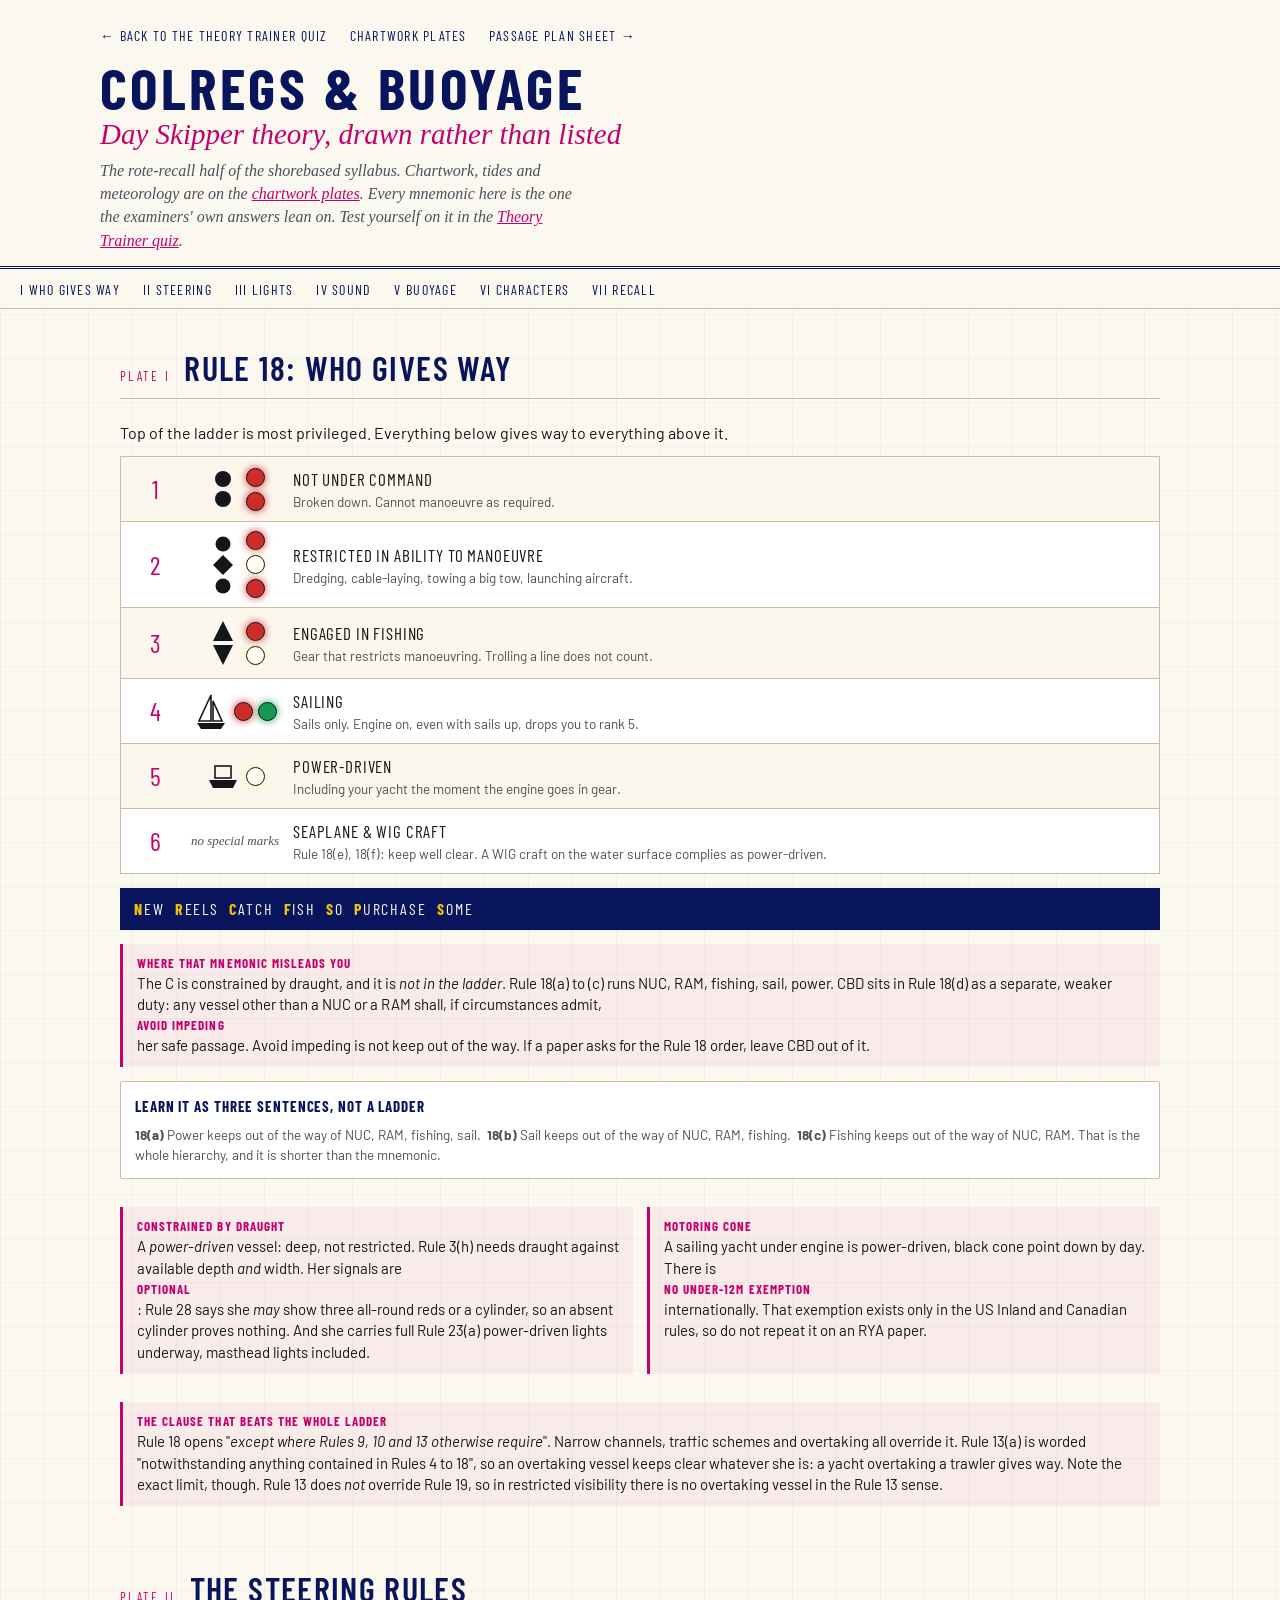
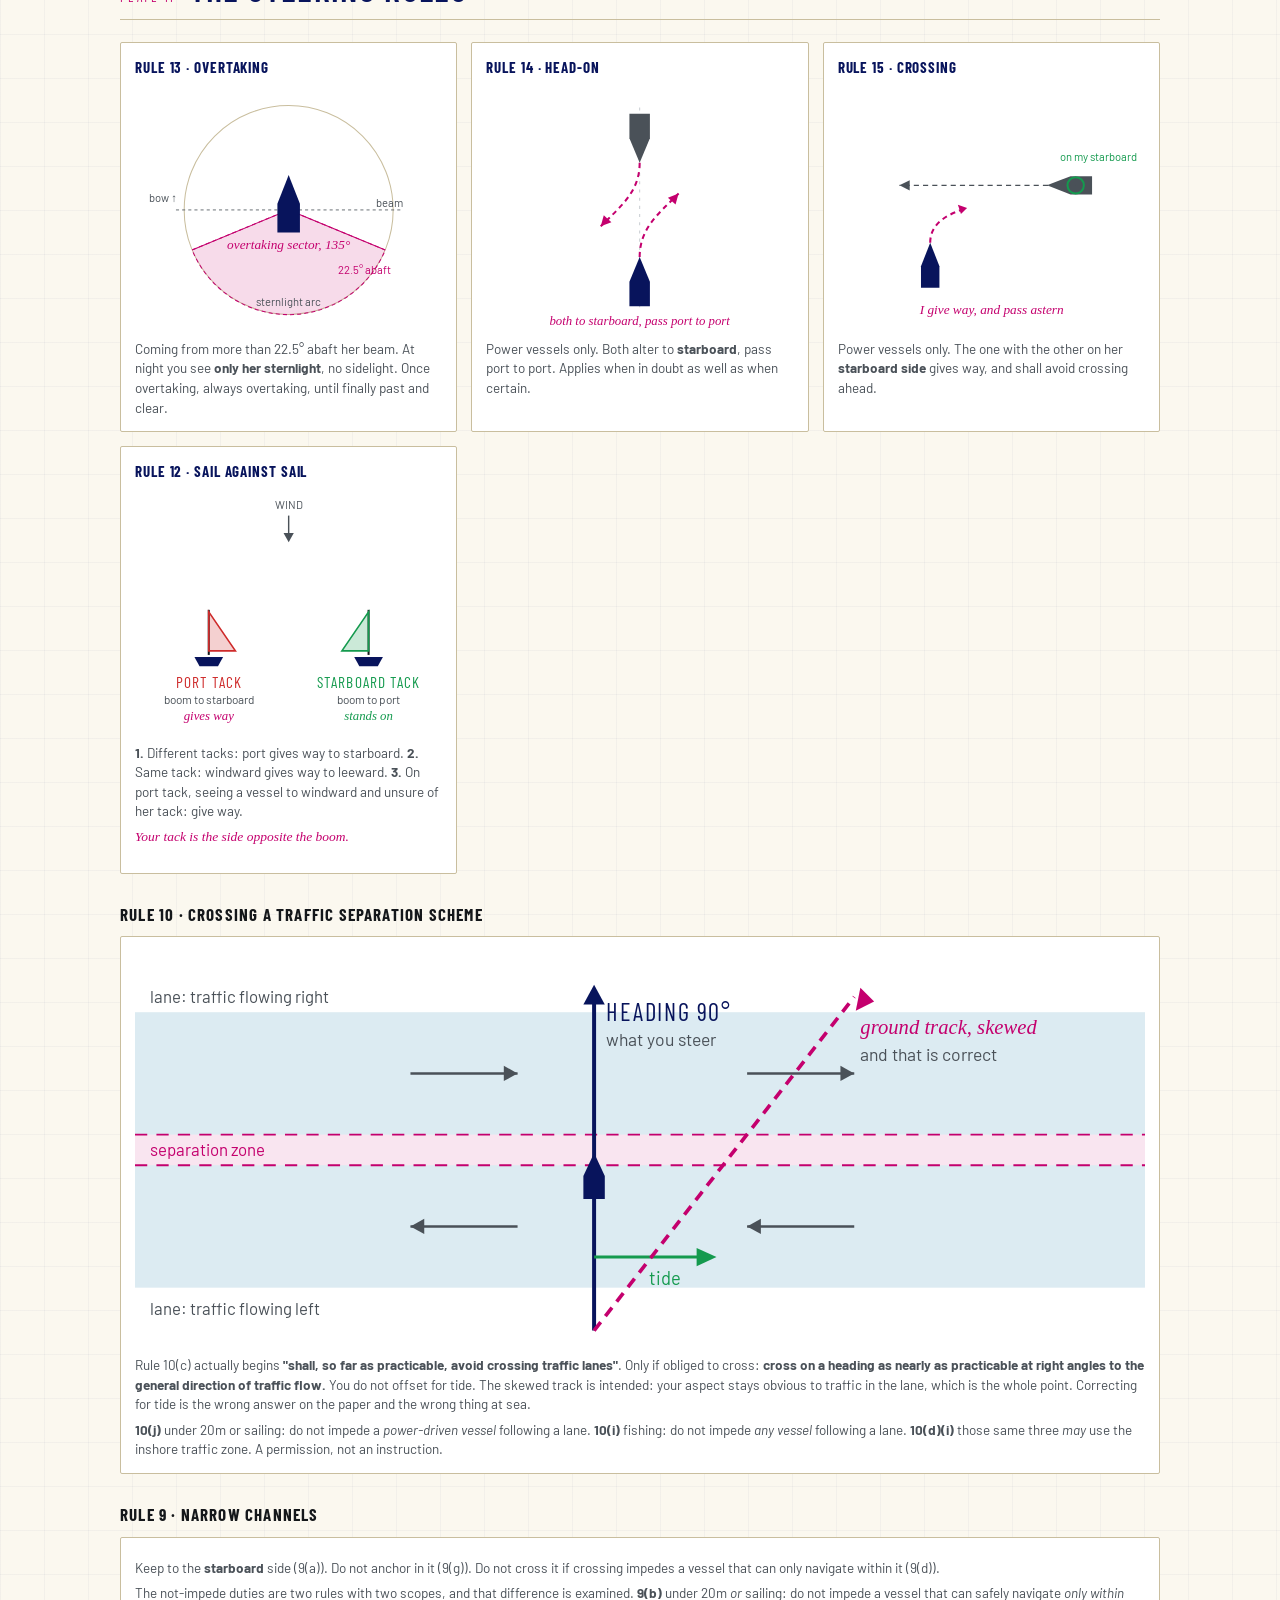
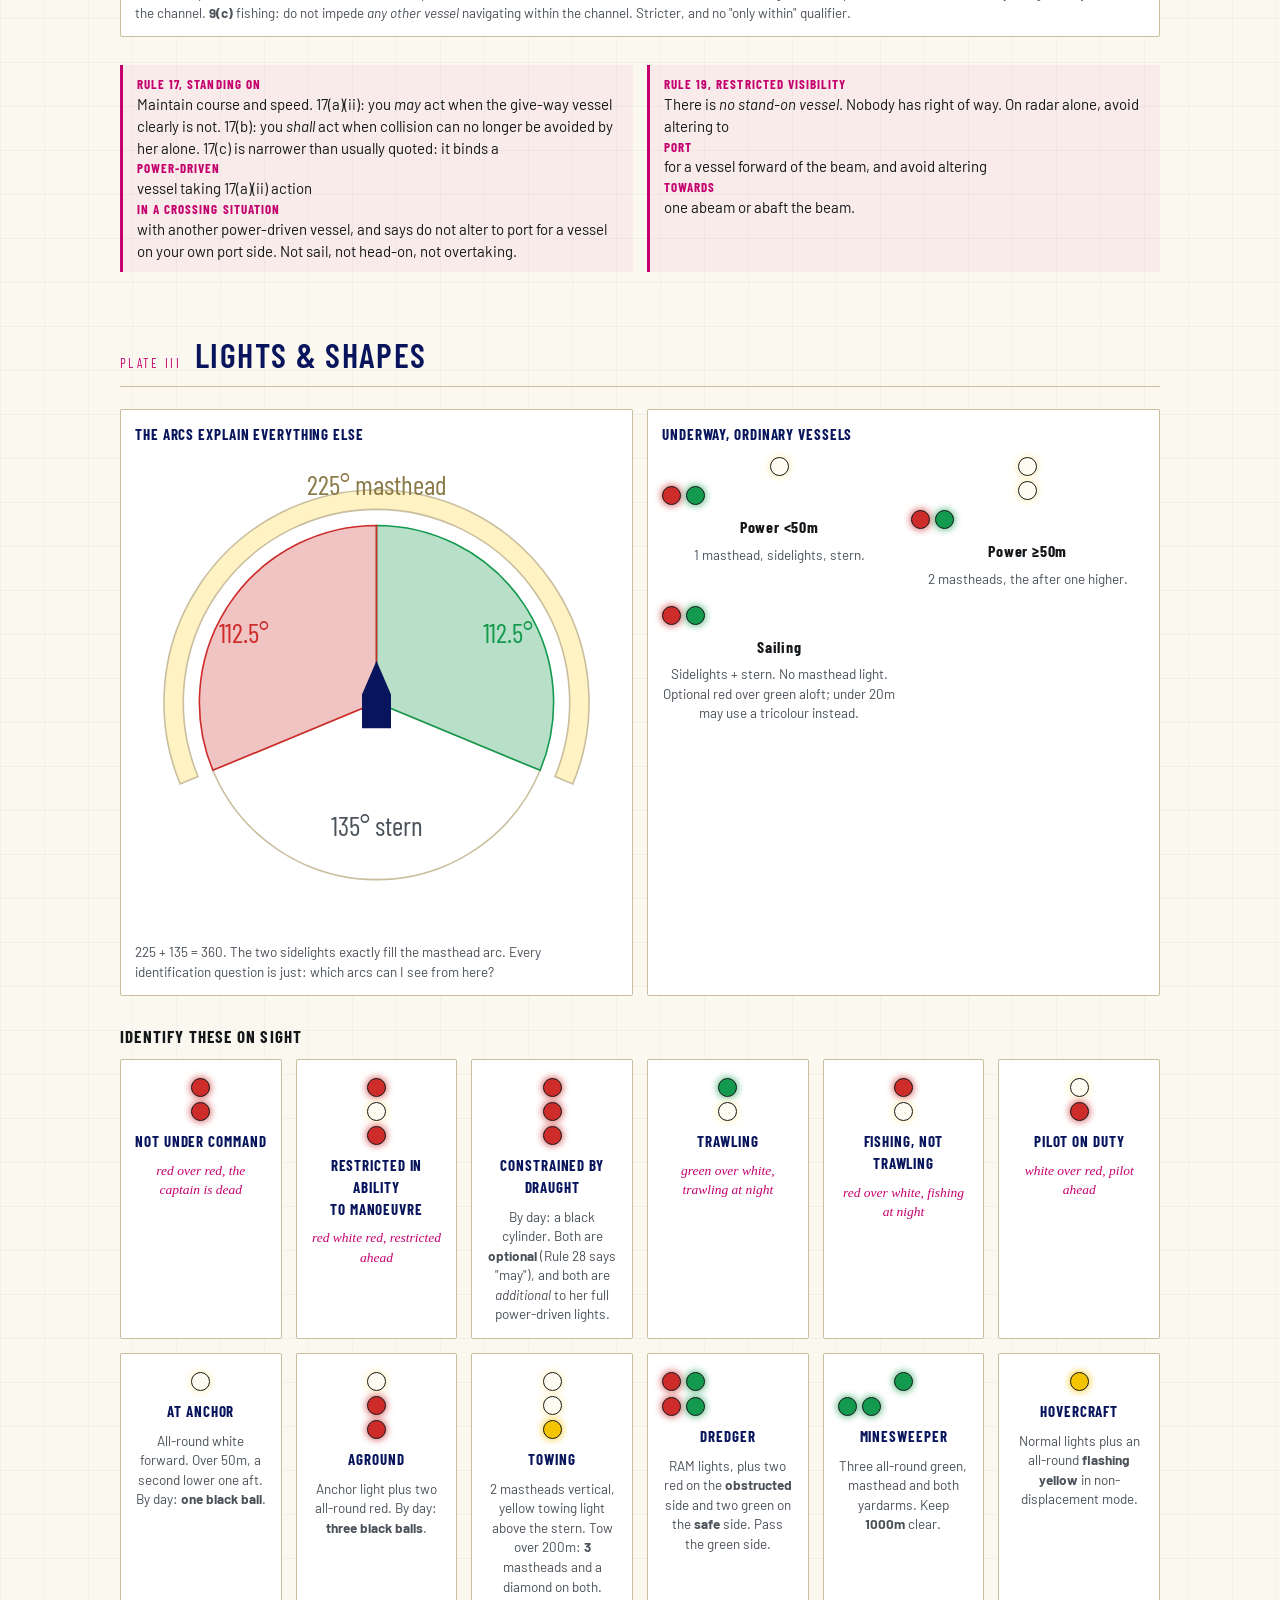
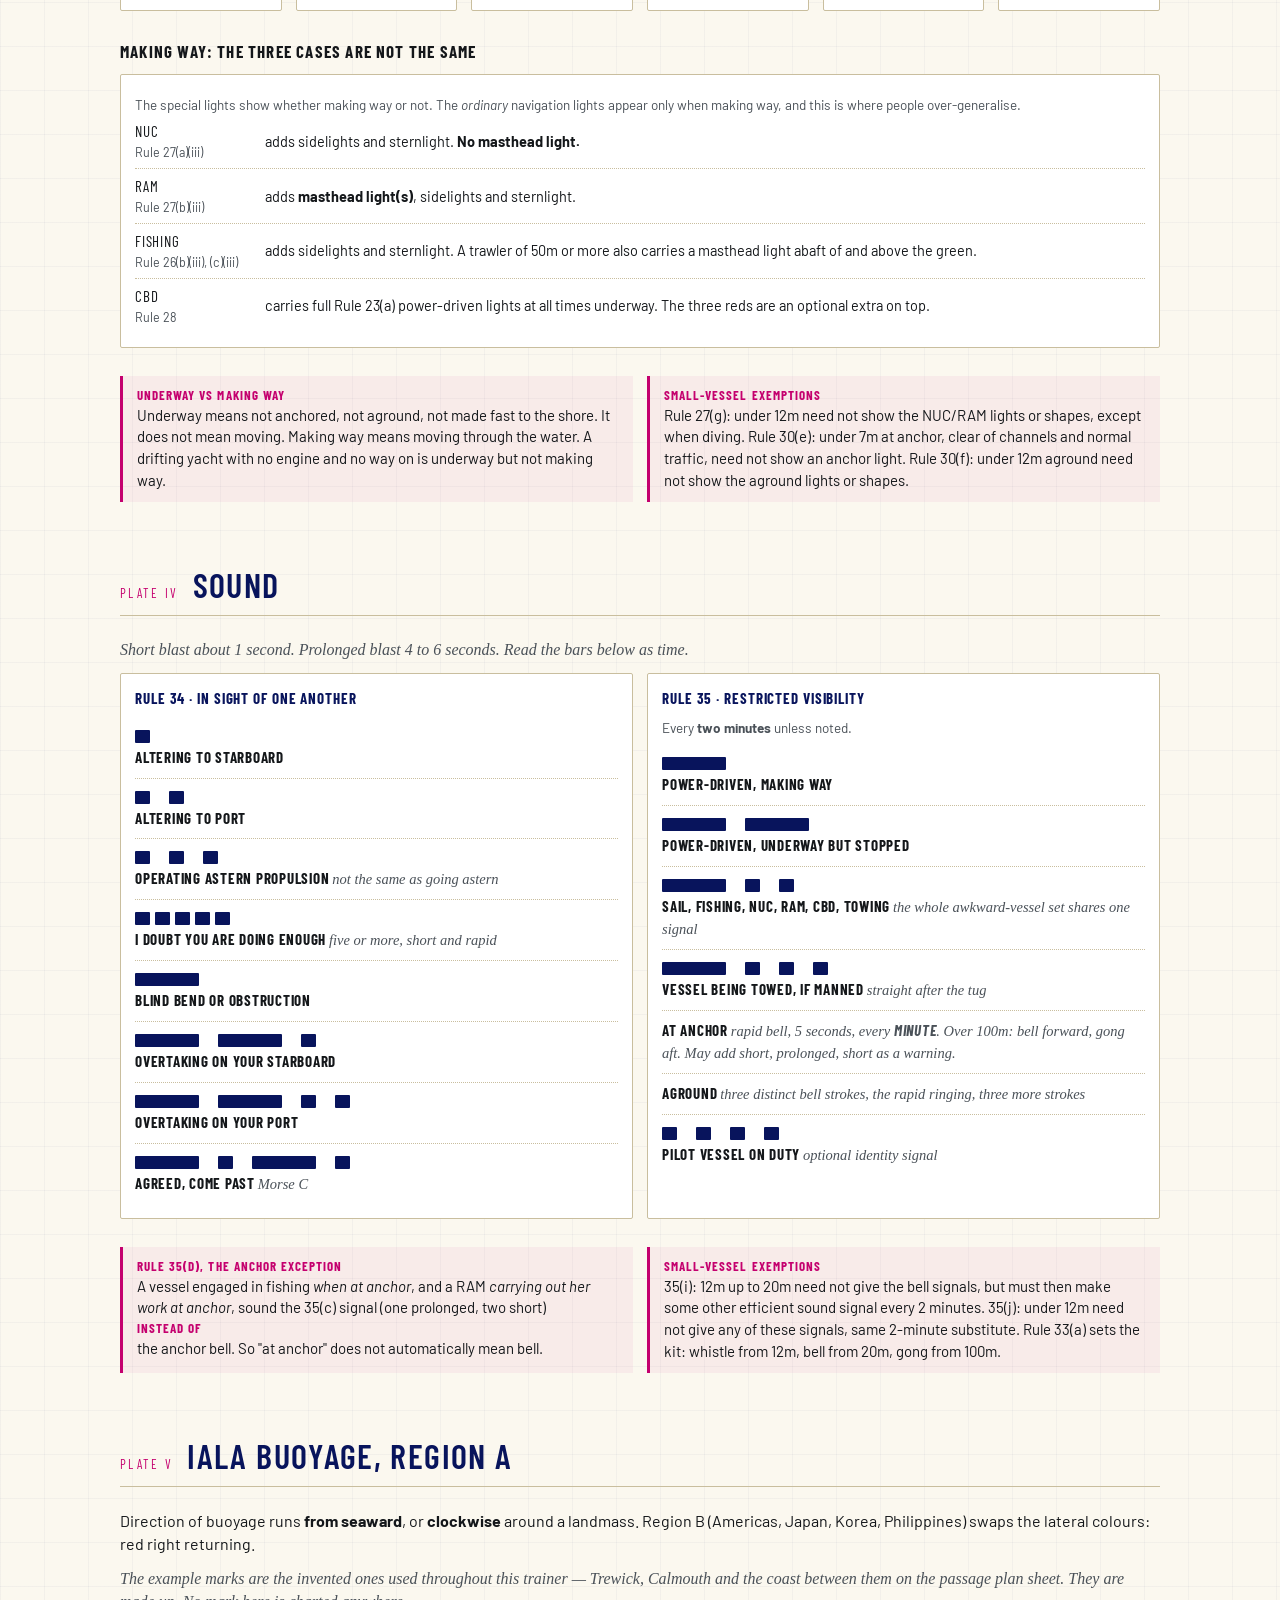
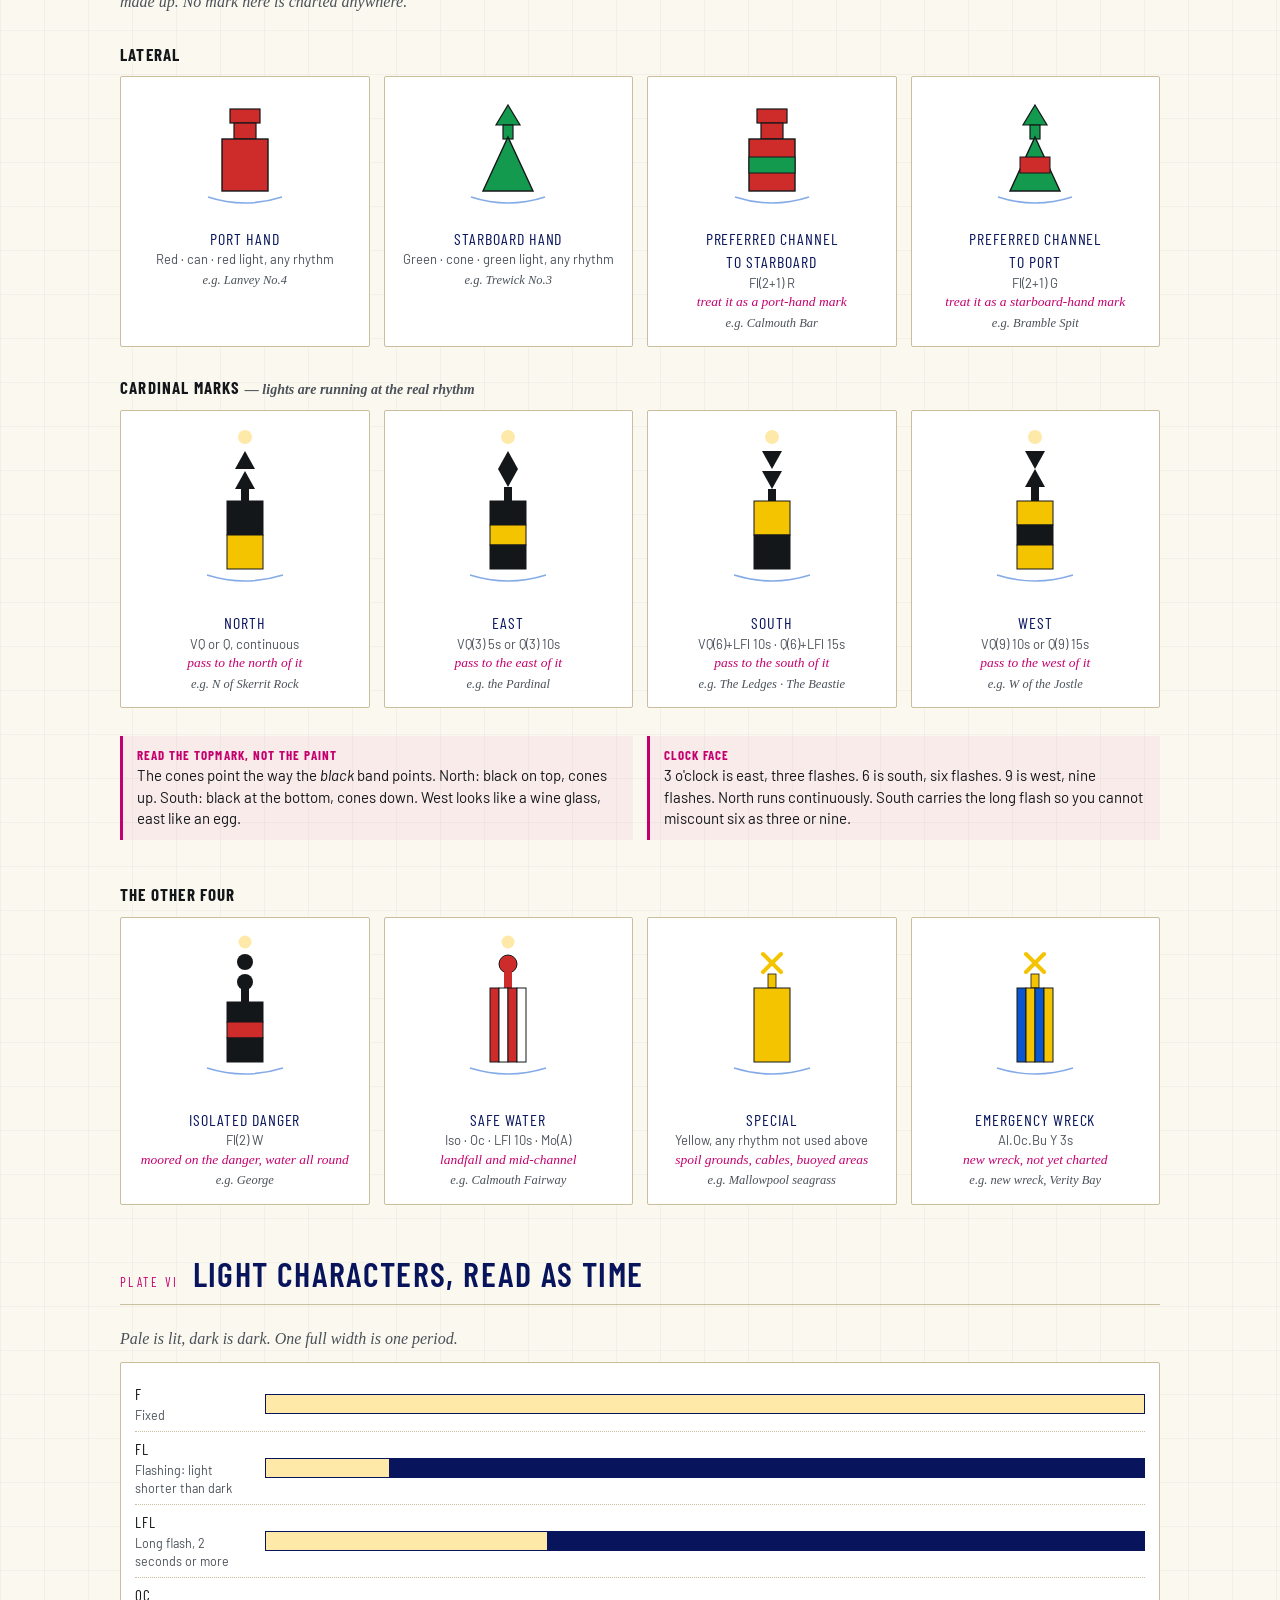
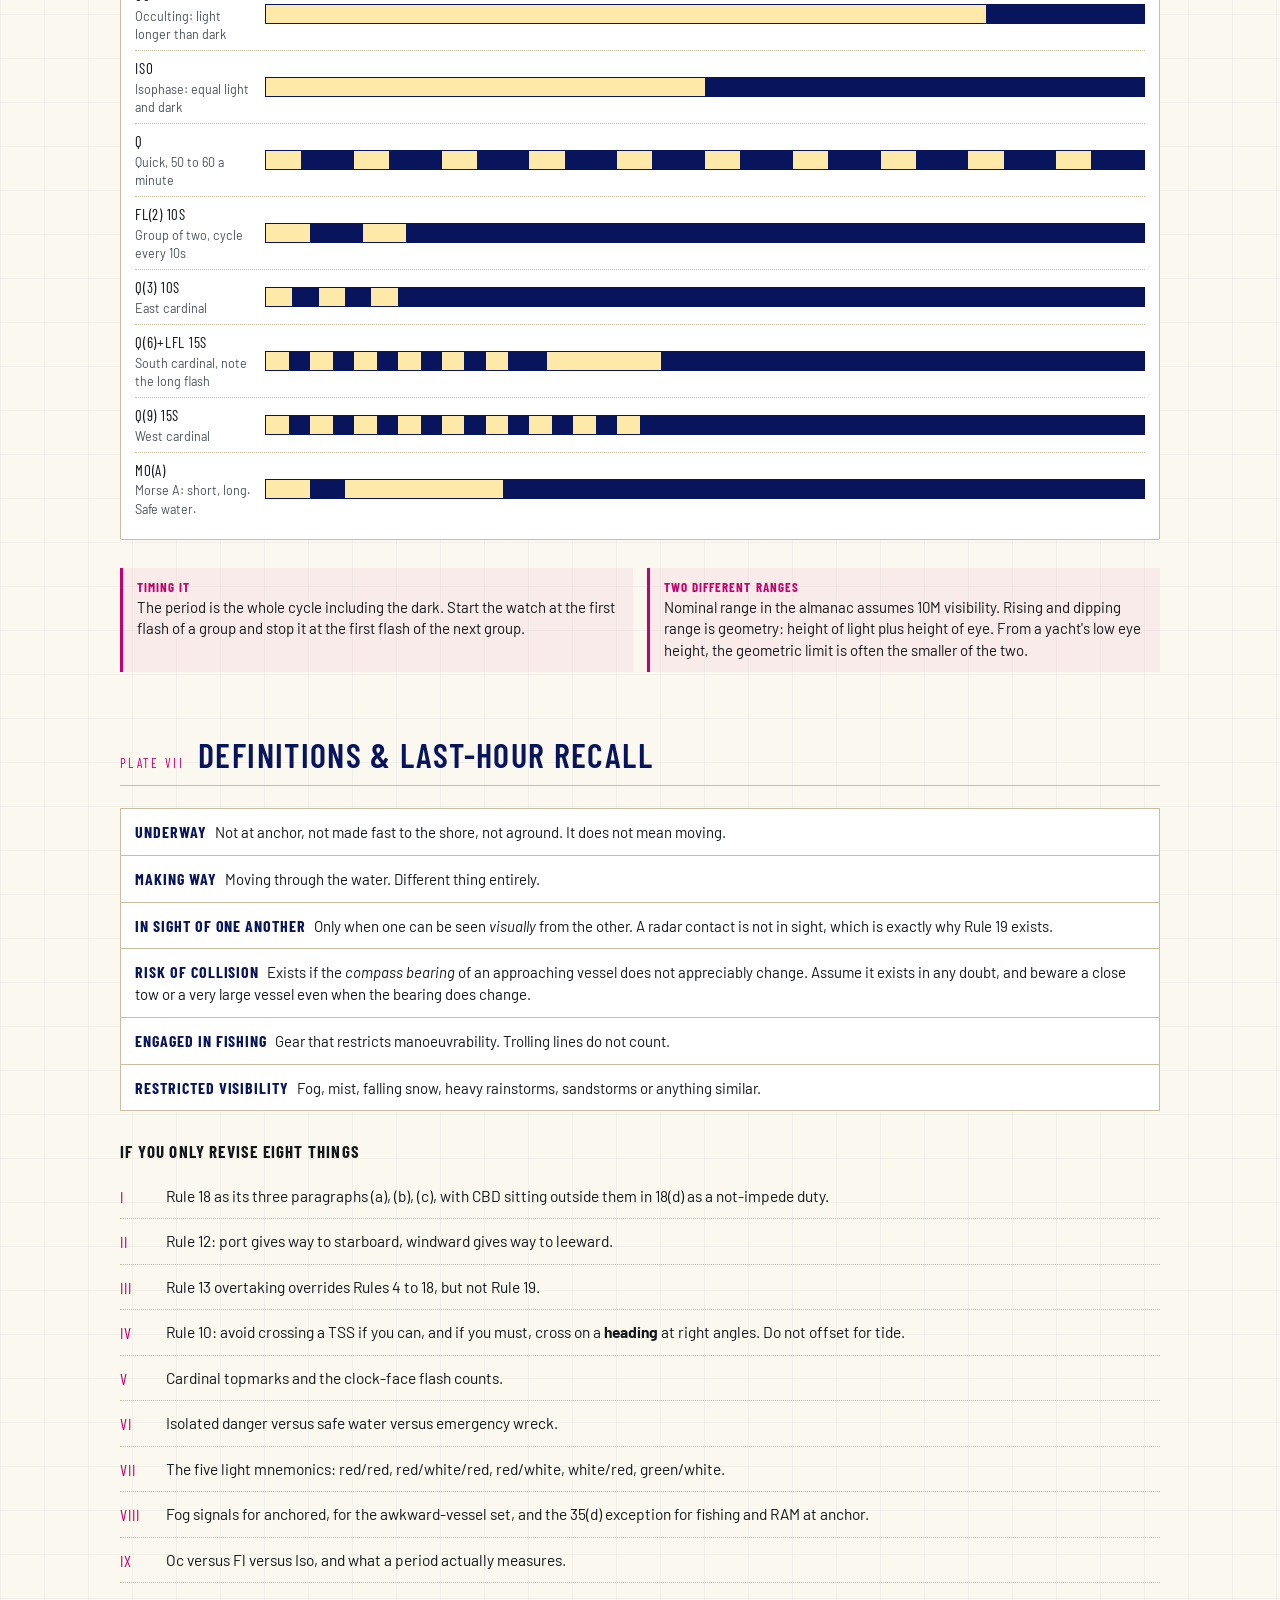
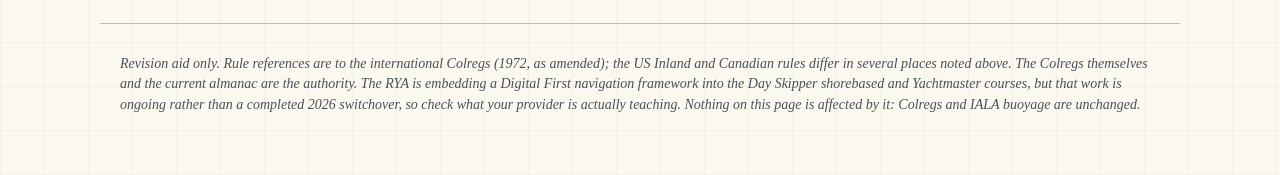
<file: cheatsheet.html>
<!DOCTYPE html>
<html lang="en-GB">
<head>
<meta charset="utf-8">
<meta name="viewport" content="width=device-width, initial-scale=1">
<title>Day Skipper: Colregs &amp; Buoyage Plates</title>
<link rel="preconnect" href="https://fonts.googleapis.com">
<link rel="preconnect" href="https://fonts.gstatic.com" crossorigin>
<link href="https://fonts.googleapis.com/css2?family=Barlow+Condensed:wght@400;500;600;700&family=Barlow:wght@400;500;600&display=swap" rel="stylesheet">
<style>
:root{
  --paper:#FBF8EF;
  --land:#EFE1BE;
  --shoal:#DCEBF2;
  --deep:#08145C;
  --ink:#14171A;
  --ink-soft:#4A5158;
  --magenta:#C4006E;
  --rule:#C9BE9E;
  --red:#CE2B2B;
  --green:#149A4E;
  --yellow:#F5C400;
  --blue:#0B57D0;
  --white:#FFFFFF;
  --black:#14171A;
  --display:"Barlow Condensed","Arial Narrow",Haettenschweiler,sans-serif;
  --body:"Barlow","Segoe UI",system-ui,-apple-system,sans-serif;
  --note:Georgia,"Times New Roman",serif;
}
*{box-sizing:border-box}
html{scroll-behavior:smooth}
body{
  margin:0;background:var(--paper);color:var(--ink);font-family:var(--body);
  font-size:16px;line-height:1.45;
  background-image:
    repeating-linear-gradient(0deg,rgba(8,20,92,.035) 0 1px,transparent 1px 44px),
    repeating-linear-gradient(90deg,rgba(8,20,92,.035) 0 1px,transparent 1px 44px);
}

/* ---------- masthead ---------- */
header.sheet{
  border-bottom:3px double var(--deep);background:var(--paper);
  padding:26px 20px 14px;
}
.wrap{max-width:1080px;margin:0 auto}
h1{
  font-family:var(--display);font-weight:700;text-transform:uppercase;
  letter-spacing:.06em;font-size:clamp(30px,6.5vw,58px);line-height:.95;margin:0;
  color:var(--deep);
}
h1 em{font-family:var(--note);font-style:italic;font-weight:400;text-transform:none;letter-spacing:0;color:var(--magenta);font-size:.5em;display:block;margin-top:6px}
.strapline{font-family:var(--note);font-style:italic;color:var(--ink-soft);margin:10px 0 0;max-width:60ch}
.strapline a{color:var(--magenta);text-decoration:underline}
.backlink{font-family:var(--display);text-transform:uppercase;letter-spacing:.09em;font-size:14px;margin:0 0 10px;display:flex;gap:22px;flex-wrap:wrap}
.backlink a{color:var(--deep);text-decoration:none;border-bottom:2px solid transparent;padding-bottom:2px}
.backlink a:hover,.backlink a:focus-visible{border-bottom-color:var(--magenta);color:var(--magenta)}

nav.plates{
  position:sticky;top:0;z-index:20;background:rgba(251,248,239,.94);
  backdrop-filter:blur(6px);border-bottom:1px solid var(--rule);
  padding:8px 20px;overflow-x:auto;white-space:nowrap;-webkit-overflow-scrolling:touch;
}
nav.plates a{
  font-family:var(--display);text-transform:uppercase;letter-spacing:.09em;
  font-size:14px;color:var(--deep);text-decoration:none;margin-right:20px;
  border-bottom:2px solid transparent;padding-bottom:2px;
}
nav.plates a:hover,nav.plates a:focus-visible{border-bottom-color:var(--magenta);color:var(--magenta)}

/* ---------- plates ---------- */
section.plate{padding:34px 20px 10px;max-width:1080px;margin:0 auto}
.plate-head{display:flex;align-items:baseline;gap:14px;border-bottom:1px solid var(--rule);padding-bottom:6px;margin-bottom:22px}
.plate-no{font-family:var(--display);font-size:13px;letter-spacing:.18em;color:var(--magenta);text-transform:uppercase}
h2{font-family:var(--display);text-transform:uppercase;letter-spacing:.04em;font-size:clamp(22px,4vw,34px);margin:0;color:var(--deep);font-weight:600}
h3{font-family:var(--display);text-transform:uppercase;letter-spacing:.07em;font-size:17px;margin:28px 0 10px;color:var(--ink)}
p{margin:0 0 12px}
/* responsive inline diagrams: size from the viewBox aspect ratio so the card
   reserves the correct height (a bare height="auto" attribute does not) */
svg[width="100%"]{display:block;width:100%;height:auto}
.note{font-family:var(--note);font-style:italic;color:var(--ink-soft)}
.trap{
  border-left:3px solid var(--magenta);background:rgba(196,0,110,.05);
  padding:10px 14px;margin:14px 0;font-size:15px;
}
.trap b{font-family:var(--display);text-transform:uppercase;letter-spacing:.08em;font-size:13px;color:var(--magenta);display:block}

/* ---------- grids ---------- */
.grid{display:grid;gap:14px}
.g2{grid-template-columns:repeat(auto-fit,minmax(300px,1fr))}
.g3{grid-template-columns:repeat(auto-fit,minmax(210px,1fr))}
.g4{grid-template-columns:repeat(auto-fit,minmax(150px,1fr))}
.card{
  background:var(--white);border:1px solid var(--rule);border-radius:2px;
  padding:14px;
}
.card h4{
  font-family:var(--display);text-transform:uppercase;letter-spacing:.06em;
  font-size:15px;margin:0 0 8px;color:var(--deep);
}
.card .sub{font-size:13.5px;color:var(--ink-soft);margin:6px 0 0}

/* ---------- rule 18 ladder ---------- */
.ladder{border:1px solid var(--rule);background:var(--white)}
.rung{
  display:grid;grid-template-columns:44px 92px 1fr;align-items:center;gap:12px;
  padding:9px 12px;border-bottom:1px solid var(--rule);
}
.rung:last-child{border-bottom:0}
.rung:nth-child(odd){background:rgba(239,225,190,.28)}
.rank{
  font-family:var(--display);font-size:26px;color:var(--magenta);text-align:center;line-height:1;
}
.rung .name{font-family:var(--display);text-transform:uppercase;letter-spacing:.05em;font-size:17px}
.rung .gloss{font-size:13.5px;color:var(--ink-soft);display:block;text-transform:none;letter-spacing:0;font-family:var(--body)}
.ladder-key{display:flex;gap:18px;flex-wrap:wrap;font-size:13px;color:var(--ink-soft);margin-top:8px}
.mnemonic{
  font-family:var(--display);text-transform:uppercase;letter-spacing:.12em;
  background:var(--deep);color:var(--paper);padding:9px 14px;font-size:16px;margin-top:14px;
}
.mnemonic b{color:var(--yellow)}

/* ---------- lantern stacks ---------- */
.lantern{display:flex;flex-direction:column;align-items:center;gap:5px;margin:4px 0 10px}
.lamp{
  width:19px;height:19px;border-radius:50%;border:1.5px solid var(--ink);
  box-shadow:0 0 7px 1px currentColor;
}
.l-red{background:var(--red);color:rgba(206,43,43,.75)}
.l-green{background:var(--green);color:rgba(20,154,78,.7)}
.l-white{background:#FFFDF2;color:rgba(255,240,180,.9)}
.l-yellow{background:var(--yellow);color:rgba(245,196,0,.8)}
.mnem{font-family:var(--note);font-style:italic;color:var(--magenta);font-size:13.5px;margin-top:6px}

/* ---------- shapes row ---------- */
.shaperow{display:flex;gap:6px;align-items:center;justify-content:center;min-height:46px}

/* ---------- blast bars ---------- */
.blasts{display:flex;align-items:center;gap:5px;margin:3px 0 2px;flex-wrap:wrap}
.b-short{width:15px}
.b-long{width:64px}
.b-short,.b-long{height:13px;background:var(--deep);border-radius:1px}
.b-gap{width:9px}
.sig{display:grid;grid-template-columns:1fr;gap:2px;padding:9px 0;border-bottom:1px dotted var(--rule)}
.sig:last-child{border-bottom:0}
.sig .meaning{font-size:14.5px}
.sig .meaning b{font-family:var(--display);text-transform:uppercase;letter-spacing:.05em;font-size:15px}

/* ---------- timing strips ---------- */
.strip-row{display:grid;grid-template-columns:118px 1fr;gap:12px;align-items:center;padding:7px 0;border-bottom:1px dotted var(--rule)}
.strip-row:last-child{border-bottom:0}
.strip-name{font-family:var(--display);text-transform:uppercase;letter-spacing:.05em;font-size:15px}
.strip-name span{display:block;font-family:var(--body);text-transform:none;letter-spacing:0;font-size:12.5px;color:var(--ink-soft)}
.strip{height:20px;width:100%;background:var(--deep);border:1px solid var(--deep);position:relative;overflow:hidden}
.strip i{position:absolute;top:0;bottom:0;background:#FFE9A8;display:block}

/* ---------- buoy plates ---------- */
.buoy{display:flex;flex-direction:column;align-items:center;text-align:center}
.buoy svg{display:block}
.buoy .label{font-family:var(--display);text-transform:uppercase;letter-spacing:.06em;font-size:16px;margin-top:6px;color:var(--deep)}
.buoy .rhythm{font-size:13px;color:var(--ink-soft);font-variant-numeric:tabular-lignums}
.buoy .pass{font-family:var(--note);font-style:italic;font-size:13.5px;color:var(--magenta)}
.buoy .eg{font-family:var(--note);font-style:italic;font-size:12.5px;color:var(--ink-soft);margin-top:2px}

/* live flashing lights */
.flash{transform-origin:center}
@keyframes q-cont{0%,26%{opacity:1}27%,100%{opacity:.08}}
@keyframes q3{0%,1.6%{opacity:1}1.7%,4.9%{opacity:.08}5%,6.6%{opacity:1}6.7%,9.9%{opacity:.08}10%,11.6%{opacity:1}11.7%,100%{opacity:.08}}
@keyframes q6lfl{
  0%,1.3%{opacity:1}1.4%,3.9%{opacity:.08}
  4%,5.3%{opacity:1}5.4%,7.9%{opacity:.08}
  8%,9.3%{opacity:1}9.4%,11.9%{opacity:.08}
  12%,13.3%{opacity:1}13.4%,15.9%{opacity:.08}
  16%,17.3%{opacity:1}17.4%,19.9%{opacity:.08}
  20%,21.3%{opacity:1}21.4%,25.9%{opacity:.08}
  26%,39%{opacity:1}39.1%,100%{opacity:.08}
}
@keyframes q9{
  0%,1.3%{opacity:1}1.4%,3.9%{opacity:.08}
  4%,5.3%{opacity:1}5.4%,7.9%{opacity:.08}
  8%,9.3%{opacity:1}9.4%,11.9%{opacity:.08}
  12%,13.3%{opacity:1}13.4%,15.9%{opacity:.08}
  16%,17.3%{opacity:1}17.4%,19.9%{opacity:.08}
  20%,21.3%{opacity:1}21.4%,23.9%{opacity:.08}
  24%,25.3%{opacity:1}25.4%,27.9%{opacity:.08}
  28%,29.3%{opacity:1}29.4%,31.9%{opacity:.08}
  32%,33.3%{opacity:1}33.4%,100%{opacity:.08}
}
@keyframes fl2{0%,3%{opacity:1}3.1%,9%{opacity:.08}10%,13%{opacity:1}13.1%,100%{opacity:.08}}
@keyframes lfl{0%,20%{opacity:1}21%,100%{opacity:.08}}
.f-n{animation:q-cont 1s steps(1,end) infinite}
.f-e{animation:q3 10s steps(1,end) infinite}
.f-s{animation:q6lfl 15s steps(1,end) infinite}
.f-w{animation:q9 15s steps(1,end) infinite}
.f-iso{animation:fl2 10s steps(1,end) infinite}
.f-safe{animation:lfl 10s steps(1,end) infinite}

@media (prefers-reduced-motion:reduce){
  .flash{animation:none!important;opacity:1!important}
  html{scroll-behavior:auto}
}

/* ---------- misc ---------- */
.deffs{border:1px solid var(--rule);background:var(--white)}
.deff{padding:11px 14px;border-bottom:1px solid var(--rule);font-size:15px}
.deff:last-child{border-bottom:0}
.deff b{font-family:var(--display);text-transform:uppercase;letter-spacing:.06em;color:var(--deep);font-size:16px;margin-right:8px}
ol.recall{counter-reset:r;list-style:none;padding:0;margin:0}
ol.recall li{
  counter-increment:r;position:relative;padding:11px 0 11px 46px;
  border-bottom:1px dotted var(--rule);font-size:15.5px;
}
ol.recall li::before{
  content:counter(r,upper-roman);position:absolute;left:0;top:11px;
  font-family:var(--display);color:var(--magenta);font-size:16px;letter-spacing:.06em;
}
footer{padding:30px 20px 60px;max-width:1080px;margin:0 auto;color:var(--ink-soft);font-family:var(--note);font-style:italic;font-size:14px;border-top:1px solid var(--rule);margin-top:30px}

@media print{
  nav.plates{display:none}
  body{background:#fff}
  section.plate{page-break-inside:avoid}
  .flash{animation:none;opacity:1}
}
</style>
</head>
<body>

<header class="sheet">
  <div class="wrap">
    <p class="backlink"><a href="index.html">&larr; Back to the Theory Trainer quiz</a> <a href="chartwork.html">Chartwork plates</a> <a href="passage-plan.html">Passage plan sheet &rarr;</a></p>
    <h1>Colregs &amp; Buoyage<em>Day Skipper theory, drawn rather than listed</em></h1>
    <p class="strapline">The rote-recall half of the shorebased syllabus. Chartwork, tides and meteorology are on the <a href="chartwork.html">chartwork plates</a>. Every mnemonic here is the one the examiners' own answers lean on. Test yourself on it in the <a href="index.html">Theory Trainer quiz</a>.</p>
  </div>
</header>

<nav class="plates" aria-label="Plates">
  <a href="#p1">I Who gives way</a>
  <a href="#p2">II Steering</a>
  <a href="#p3">III Lights</a>
  <a href="#p4">IV Sound</a>
  <a href="#p5">V Buoyage</a>
  <a href="#p6">VI Characters</a>
  <a href="#p7">VII Recall</a>
</nav>

<!-- ================= PLATE I ================= -->
<section class="plate" id="p1">
  <div class="plate-head"><span class="plate-no">Plate I</span><h2>Rule 18: who gives way</h2></div>
  <p>Top of the ladder is most privileged. Everything below gives way to everything above it.</p>

  <div class="ladder">
    <div class="rung">
      <div class="rank">1</div>
      <div class="shaperow">
        <svg width="34" height="44" viewBox="0 0 34 44" aria-hidden="true">
          <circle cx="17" cy="12" r="8" fill="#14171A"/><circle cx="17" cy="32" r="8" fill="#14171A"/>
        </svg>
        <div class="lantern" style="margin:0">
          <span class="lamp l-red"></span><span class="lamp l-red"></span>
        </div>
      </div>
      <div class="name">Not under command<span class="gloss">Broken down. Cannot manoeuvre as required.</span></div>
    </div>
    <div class="rung">
      <div class="rank">2</div>
      <div class="shaperow">
        <svg width="34" height="60" viewBox="0 0 34 60" aria-hidden="true">
          <circle cx="17" cy="9" r="7.5" fill="#14171A"/>
          <path d="M17 20 L27 30 L17 40 L7 30 Z" fill="#14171A"/>
          <circle cx="17" cy="51" r="7.5" fill="#14171A"/>
        </svg>
        <div class="lantern" style="margin:0">
          <span class="lamp l-red"></span><span class="lamp l-white"></span><span class="lamp l-red"></span>
        </div>
      </div>
      <div class="name">Restricted in ability to manoeuvre<span class="gloss">Dredging, cable-laying, towing a big tow, launching aircraft.</span></div>
    </div>
    <div class="rung">
      <div class="rank">3</div>
      <div class="shaperow">
        <svg width="34" height="52" viewBox="0 0 34 52" aria-hidden="true">
          <path d="M17 4 L27 24 L7 24 Z" fill="#14171A"/>
          <path d="M17 48 L7 28 L27 28 Z" fill="#14171A"/>
        </svg>
        <div class="lantern" style="margin:0">
          <span class="lamp l-red"></span><span class="lamp l-white"></span>
        </div>
      </div>
      <div class="name">Engaged in fishing<span class="gloss">Gear that restricts manoeuvring. Trolling a line does not count.</span></div>
    </div>
    <div class="rung">
      <div class="rank">4</div>
      <div class="shaperow">
        <svg width="34" height="44" viewBox="0 0 34 44" aria-hidden="true">
          <path d="M17 6 L17 32 L5 32 Z" fill="none" stroke="#14171A" stroke-width="1.6"/>
          <path d="M19 12 L28 32 L19 32 Z" fill="none" stroke="#14171A" stroke-width="1.6"/>
          <path d="M3 34 h28 l-4 6 h-20 Z" fill="#14171A"/>
        </svg>
        <div class="lantern" style="margin:0;flex-direction:row">
          <span class="lamp l-red"></span><span class="lamp l-green"></span>
        </div>
      </div>
      <div class="name">Sailing<span class="gloss">Sails only. Engine on, even with sails up, drops you to rank 5.</span></div>
    </div>
    <div class="rung">
      <div class="rank">5</div>
      <div class="shaperow">
        <svg width="34" height="44" viewBox="0 0 34 44" aria-hidden="true">
          <rect x="9" y="12" width="16" height="12" fill="none" stroke="#14171A" stroke-width="1.6"/>
          <path d="M3 26 h28 l-4 8 h-20 Z" fill="#14171A"/>
        </svg>
        <div class="lantern" style="margin:0">
          <span class="lamp l-white"></span>
        </div>
      </div>
      <div class="name">Power-driven<span class="gloss">Including your yacht the moment the engine goes in gear.</span></div>
    </div>
    <div class="rung">
      <div class="rank">6</div>
      <div class="shaperow"><span class="note" style="font-size:13px">no special marks</span></div>
      <div class="name">Seaplane &amp; WIG craft<span class="gloss">Rule 18(e), 18(f): keep well clear. A WIG craft on the water surface complies as power-driven.</span></div>
    </div>
  </div>

  <div class="mnemonic"><b>N</b>ew &nbsp;<b>R</b>eels &nbsp;<b>C</b>atch &nbsp;<b>F</b>ish &nbsp;<b>S</b>o &nbsp;<b>P</b>urchase &nbsp;<b>S</b>ome</div>

  <div class="trap"><b>Where that mnemonic misleads you</b>The C is constrained by draught, and it is <em>not in the ladder</em>. Rule 18(a) to (c) runs NUC, RAM, fishing, sail, power. CBD sits in Rule 18(d) as a separate, weaker duty: any vessel other than a NUC or a RAM shall, if circumstances admit, <b>avoid impeding</b> her safe passage. Avoid impeding is not keep out of the way. If a paper asks for the Rule 18 order, leave CBD out of it.</div>

  <div class="card" style="margin-top:14px">
    <h4>Learn it as three sentences, not a ladder</h4>
    <p class="sub"><b>18(a)</b> Power keeps out of the way of NUC, RAM, fishing, sail. &nbsp;<b>18(b)</b> Sail keeps out of the way of NUC, RAM, fishing. &nbsp;<b>18(c)</b> Fishing keeps out of the way of NUC, RAM. That is the whole hierarchy, and it is shorter than the mnemonic.</p>
  </div>

  <div class="grid g2" style="margin-top:14px">
    <div class="trap"><b>Constrained by draught</b>A <em>power-driven</em> vessel: deep, not restricted. Rule 3(h) needs draught against available depth <em>and</em> width. Her signals are <b>optional</b>: Rule 28 says she <em>may</em> show three all-round reds or a cylinder, so an absent cylinder proves nothing. And she carries full Rule 23(a) power-driven lights underway, masthead lights included.</div>
    <div class="trap"><b>Motoring cone</b>A sailing yacht under engine is power-driven, black cone point down by day. There is <b>no under-12m exemption</b> internationally. That exemption exists only in the US Inland and Canadian rules, so do not repeat it on an RYA paper.</div>
  </div>

  <div class="trap"><b>The clause that beats the whole ladder</b>Rule 18 opens "<em>except where Rules 9, 10 and 13 otherwise require</em>". Narrow channels, traffic schemes and overtaking all override it. Rule 13(a) is worded "notwithstanding anything contained in Rules 4 to 18", so an overtaking vessel keeps clear whatever she is: a yacht overtaking a trawler gives way. Note the exact limit, though. Rule 13 does <em>not</em> override Rule 19, so in restricted visibility there is no overtaking vessel in the Rule 13 sense.</div>
</section>

<!-- ================= PLATE II ================= -->
<section class="plate" id="p2">
  <div class="plate-head"><span class="plate-no">Plate II</span><h2>The steering rules</h2></div>

  <div class="grid g2">

    <div class="card">
      <h4>Rule 13 &middot; Overtaking</h4>
      <svg viewBox="0 0 300 240" width="100%" role="img" aria-label="Overtaking sector diagram: the sector more than 22.5 degrees abaft the beam">
        <circle cx="150" cy="120" r="102" fill="#fff" stroke="#C9BE9E"/>
        <path d="M150 120 L244.3 159.1 A102 102 0 0 1 55.7 159.1 Z" fill="rgba(196,0,110,.14)" stroke="#C4006E" stroke-dasharray="4 3"/>
        <line x1="40" y1="120" x2="260" y2="120" stroke="#4A5158" stroke-width=".8" stroke-dasharray="3 3"/>
        <line x1="150" y1="120" x2="244.3" y2="159.1" stroke="#C4006E" stroke-width="1"/>
        <line x1="150" y1="120" x2="55.7" y2="159.1" stroke="#C4006E" stroke-width="1"/>
        <g transform="translate(150,120)">
          <path d="M0 -34 L11 -6 L11 22 L-11 22 L-11 -6 Z" fill="#08145C"/>
        </g>
        <text x="150" y="158" text-anchor="middle" font-family="Georgia,serif" font-style="italic" font-size="13" fill="#C4006E">overtaking sector, 135°</text>
        <text x="150" y="214" text-anchor="middle" font-size="11" fill="#4A5158" font-family="Barlow,sans-serif">sternlight arc</text>
        <text x="262" y="117" text-anchor="end" font-size="11" fill="#4A5158" font-family="Barlow,sans-serif">beam</text>
        <text x="250" y="183" font-size="11" fill="#C4006E" font-family="Barlow,sans-serif" text-anchor="end">22.5° abaft</text>
        <text x="14" y="112" font-size="11" fill="#4A5158" font-family="Barlow,sans-serif">bow ↑</text>
      </svg>
      <p class="sub">Coming from more than 22.5° abaft her beam. At night you see <b>only her sternlight</b>, no sidelight. Once overtaking, always overtaking, until finally past and clear.</p>
    </div>

    <div class="card">
      <h4>Rule 14 &middot; Head-on</h4>
      <svg viewBox="0 0 300 240" width="100%" role="img" aria-label="Head on: both power vessels alter to starboard and pass port to port">
        <rect x="0" y="0" width="300" height="240" fill="#fff"/>
        <line x1="150" y1="20" x2="150" y2="220" stroke="#C9CDD2" stroke-width="1" stroke-dasharray="3 5"/>
        <g transform="translate(150,196)">
          <path d="M0 -30 L10 -6 L10 18 L-10 18 L-10 -6 Z" fill="#08145C"/>
        </g>
        <g transform="translate(150,44) rotate(180)">
          <path d="M0 -30 L10 -6 L10 18 L-10 18 L-10 -6 Z" fill="#4A5158"/>
        </g>
        <path d="M150 166 C150 138 168 124 188 104" stroke="#C4006E" stroke-width="2" fill="none" stroke-dasharray="5 4"/>
        <path d="M150 74 C150 102 132 116 112 136" stroke="#C4006E" stroke-width="2" fill="none" stroke-dasharray="5 4"/>
        <g transform="translate(188,104) rotate(42)"><path d="M0 0 l-5 10 l10 0 z" fill="#C4006E"/></g>
        <g transform="translate(112,136) rotate(222)"><path d="M0 0 l-5 10 l10 0 z" fill="#C4006E"/></g>
        <text x="150" y="232" text-anchor="middle" font-family="Georgia,serif" font-style="italic" font-size="12.5" fill="#C4006E">both to starboard, pass port to port</text>
      </svg>
      <p class="sub">Power vessels only. Both alter to <b>starboard</b>, pass port to port. Applies when in doubt as well as when certain.</p>
    </div>

    <div class="card">
      <h4>Rule 15 &middot; Crossing</h4>
      <svg viewBox="0 0 300 240" width="100%" role="img" aria-label="Crossing: the vessel with the other on her starboard side gives way and passes astern">
        <rect x="0" y="0" width="300" height="240" fill="#fff"/>
        <g transform="translate(90,180)"><path d="M0 -28 L9 -5 L9 16 L-9 16 L-9 -5 Z" fill="#08145C"/></g>
        <g transform="translate(232,96) rotate(-90)"><path d="M0 -28 L9 -5 L9 16 L-9 16 L-9 -5 Z" fill="#4A5158"/></g>
        <line x1="232" y1="96" x2="60" y2="96" stroke="#4A5158" stroke-width="1.4" stroke-dasharray="5 4"/>
        <path d="M60 96 l10 -5 l0 10 z" fill="#4A5158"/>
        <path d="M90 152 C90 132 108 124 126 118" stroke="#C4006E" stroke-width="2" fill="none" stroke-dasharray="5 4"/>
        <path d="M126 118 l-9 -3 l3 9 z" fill="#C4006E"/>
        <circle cx="232" cy="96" r="8" fill="none" stroke="#149A4E" stroke-width="2"/>
        <text x="292" y="72" text-anchor="end" font-size="11" fill="#149A4E" font-family="Barlow,sans-serif">on my starboard</text>
        <text x="150" y="222" text-anchor="middle" font-family="Georgia,serif" font-style="italic" font-size="13" fill="#C4006E">I give way, and pass astern</text>
      </svg>
      <p class="sub">Power vessels only. The one with the other on her <b>starboard side</b> gives way, and shall avoid crossing ahead.</p>
    </div>

    <div class="card">
      <h4>Rule 12 &middot; Sail against sail</h4>
      <svg viewBox="0 0 300 240" width="100%" role="img" aria-label="Sail rules: port tack gives way to starboard tack; windward gives way to leeward">
        <rect x="0" y="0" width="300" height="240" fill="#fff"/>
        <text x="150" y="18" text-anchor="middle" font-size="11" fill="#4A5158" font-family="Barlow,sans-serif">WIND</text>
        <path d="M150 24 L150 46" stroke="#4A5158" stroke-width="1.4"/><path d="M150 50 l-5 -9 l10 0 z" fill="#4A5158"/>
        <!-- port tack boat: boom to starboard -->
        <g transform="translate(72,150)">
          <path d="M0 -34 L0 10" stroke="#14171A" stroke-width="2"/>
          <path d="M0 -32 L26 6 L0 6 Z" fill="rgba(206,43,43,.22)" stroke="#CE2B2B" stroke-width="1.6"/>
          <path d="M-14 12 h28 l-5 9 h-18 Z" fill="#08145C"/>
        </g>
        <text x="72" y="192" text-anchor="middle" font-family="Barlow Condensed,sans-serif" font-size="15" fill="#CE2B2B" letter-spacing="1">PORT TACK</text>
        <text x="72" y="208" text-anchor="middle" font-size="11.5" fill="#4A5158" font-family="Barlow,sans-serif">boom to starboard</text>
        <text x="72" y="224" text-anchor="middle" font-family="Georgia,serif" font-style="italic" font-size="12.5" fill="#C4006E">gives way</text>
        <!-- starboard tack boat: boom to port -->
        <g transform="translate(228,150)">
          <path d="M0 -34 L0 10" stroke="#14171A" stroke-width="2"/>
          <path d="M0 -32 L-26 6 L0 6 Z" fill="rgba(20,154,78,.22)" stroke="#149A4E" stroke-width="1.6"/>
          <path d="M-14 12 h28 l-5 9 h-18 Z" fill="#08145C"/>
        </g>
        <text x="228" y="192" text-anchor="middle" font-family="Barlow Condensed,sans-serif" font-size="15" fill="#149A4E" letter-spacing="1">STARBOARD TACK</text>
        <text x="228" y="208" text-anchor="middle" font-size="11.5" fill="#4A5158" font-family="Barlow,sans-serif">boom to port</text>
        <text x="228" y="224" text-anchor="middle" font-family="Georgia,serif" font-style="italic" font-size="12.5" fill="#149A4E">stands on</text>
      </svg>
      <p class="sub"><b>1.</b> Different tacks: port gives way to starboard. <b>2.</b> Same tack: windward gives way to leeward. <b>3.</b> On port tack, seeing a vessel to windward and unsure of her tack: give way.</p>
      <p class="mnem">Your tack is the side opposite the boom.</p>
    </div>

  </div>

  <h3>Rule 10 &middot; Crossing a traffic separation scheme</h3>
  <div class="card">
    <svg viewBox="0 0 660 260" width="100%" role="img" aria-label="Crossing a TSS: steer a heading at right angles to the traffic flow, and accept a skewed ground track">
      <rect x="0" y="40" width="660" height="80" fill="#DCEBF2"/>
      <rect x="0" y="140" width="660" height="80" fill="#DCEBF2"/>
      <rect x="0" y="120" width="660" height="20" fill="rgba(196,0,110,.10)"/>
      <g stroke="#C4006E" stroke-width="1.2" stroke-dasharray="8 6">
        <line x1="0" y1="120" x2="660" y2="120"/><line x1="0" y1="140" x2="660" y2="140"/>
      </g>
      <g fill="#4A5158" font-family="Barlow,sans-serif" font-size="11">
        <text x="10" y="34">lane: traffic flowing right</text>
        <text x="10" y="238">lane: traffic flowing left</text>
        <text x="10" y="134" fill="#C4006E">separation zone</text>
      </g>
      <g stroke="#4A5158" stroke-width="1.6">
        <line x1="180" y1="80" x2="250" y2="80"/><line x1="400" y1="80" x2="470" y2="80"/>
        <line x1="250" y1="180" x2="180" y2="180"/><line x1="470" y1="180" x2="400" y2="180"/>
      </g>
      <g fill="#4A5158">
        <path d="M250 80 l-9 -5 l0 10 z"/><path d="M470 80 l-9 -5 l0 10 z"/>
        <path d="M180 180 l9 -5 l0 10 z"/><path d="M400 180 l9 -5 l0 10 z"/>
      </g>
      <!-- heading arrow, vertical -->
      <line x1="300" y1="248" x2="300" y2="30" stroke="#08145C" stroke-width="2.6"/>
      <path d="M300 22 l-7 13 l14 0 z" fill="#08145C"/>
      <text x="308" y="46" font-family="Barlow Condensed,sans-serif" font-size="16" fill="#08145C" letter-spacing="1">HEADING 90°</text>
      <text x="308" y="62" font-size="11.5" fill="#4A5158" font-family="Barlow,sans-serif">what you steer</text>
      <!-- tide arrow -->
      <line x1="300" y1="200" x2="372" y2="200" stroke="#149A4E" stroke-width="2"/>
      <path d="M380 200 l-13 -6 l0 12 z" fill="#149A4E"/>
      <text x="336" y="218" font-size="12" fill="#149A4E" font-family="Barlow,sans-serif">tide</text>
      <!-- resulting track -->
      <line x1="300" y1="248" x2="470" y2="30" stroke="#C4006E" stroke-width="2.4" stroke-dasharray="7 5"/>
      <path d="M474 24 l-3 15 l12 -6 z" fill="#C4006E"/>
      <text x="474" y="54" font-family="Georgia,serif" font-style="italic" font-size="13.5" fill="#C4006E">ground track, skewed</text>
      <text x="474" y="72" font-size="11.5" fill="#4A5158" font-family="Barlow,sans-serif">and that is correct</text>
      <g transform="translate(300,150)"><path d="M0 -18 L7 -3 L7 12 L-7 12 L-7 -3 Z" fill="#08145C"/></g>
    </svg>
    <p class="sub">Rule 10(c) actually begins <b>"shall, so far as practicable, avoid crossing traffic lanes"</b>. Only if obliged to cross: <b>cross on a heading as nearly as practicable at right angles to the general direction of traffic flow.</b> You do not offset for tide. The skewed track is intended: your aspect stays obvious to traffic in the lane, which is the whole point. Correcting for tide is the wrong answer on the paper and the wrong thing at sea.</p>
    <p class="sub"><b>10(j)</b> under 20m or sailing: do not impede a <em>power-driven vessel</em> following a lane. <b>10(i)</b> fishing: do not impede <em>any vessel</em> following a lane. <b>10(d)(i)</b> those same three <em>may</em> use the inshore traffic zone. A permission, not an instruction.</p>
  </div>

  <h3>Rule 9 &middot; Narrow channels</h3>
  <div class="card">
    <p class="sub">Keep to the <b>starboard</b> side (9(a)). Do not anchor in it (9(g)). Do not cross it if crossing impedes a vessel that can only navigate within it (9(d)).</p>
    <p class="sub">The not-impede duties are two rules with two scopes, and that difference is examined. <b>9(b)</b> under 20m <em>or</em> sailing: do not impede a vessel that can safely navigate <em>only within</em> the channel. <b>9(c)</b> fishing: do not impede <em>any other vessel</em> navigating within the channel. Stricter, and no "only within" qualifier.</p>
  </div>

  <div class="grid g2" style="margin-top:14px">
    <div class="trap"><b>Rule 17, standing on</b>Maintain course and speed. 17(a)(ii): you <em>may</em> act when the give-way vessel clearly is not. 17(b): you <em>shall</em> act when collision can no longer be avoided by her alone. 17(c) is narrower than usually quoted: it binds a <b>power-driven</b> vessel taking 17(a)(ii) action <b>in a crossing situation</b> with another power-driven vessel, and says do not alter to port for a vessel on your own port side. Not sail, not head-on, not overtaking.</div>
    <div class="trap"><b>Rule 19, restricted visibility</b>There is <em>no stand-on vessel</em>. Nobody has right of way. On radar alone, avoid altering to <b>port</b> for a vessel forward of the beam, and avoid altering <b>towards</b> one abeam or abaft the beam.</div>
  </div>
</section>

<!-- ================= PLATE III ================= -->
<section class="plate" id="p3">
  <div class="plate-head"><span class="plate-no">Plate III</span><h2>Lights &amp; shapes</h2></div>

  <div class="grid g2">
    <div class="card">
      <h4>The arcs explain everything else</h4>
      <svg viewBox="0 0 300 300" width="100%" role="img" aria-label="Plan view of navigation light arcs: sidelights 112.5 degrees each, sternlight 135 degrees, masthead 225 degrees">
        <!-- masthead annulus 225 -->
        <path d="M 28.05 205.51 A 132 132 0 1 1 271.95 205.51 L 260.87 200.92 A 120 120 0 1 0 39.13 200.92 Z" fill="#FFF3C4" stroke="#C9BE9E"/>
        <!-- stern white 135 -->
        <path d="M150 155 L251.63 197.09 A110 110 0 0 1 48.37 197.09 Z" fill="rgba(255,255,255,.9)" stroke="#C9BE9E"/>
        <!-- green 112.5 -->
        <path d="M150 155 L150 45 A110 110 0 0 1 251.63 197.09 Z" fill="rgba(20,154,78,.30)" stroke="#149A4E"/>
        <!-- red 112.5 -->
        <path d="M150 155 L48.37 197.09 A110 110 0 0 1 150 45 Z" fill="rgba(206,43,43,.28)" stroke="#CE2B2B"/>
        <g transform="translate(150,155)"><path d="M0 -26 L9 -5 L9 16 L-9 16 L-9 -5 Z" fill="#08145C"/></g>
        <text x="216" y="118" font-family="Barlow Condensed,sans-serif" font-size="17" fill="#149A4E">112.5°</text>
        <text x="52" y="118" font-family="Barlow Condensed,sans-serif" font-size="17" fill="#CE2B2B">112.5°</text>
        <text x="150" y="238" text-anchor="middle" font-family="Barlow Condensed,sans-serif" font-size="17" fill="#4A5158">135° stern</text>
        <text x="150" y="26" text-anchor="middle" font-family="Barlow Condensed,sans-serif" font-size="17" fill="#8A7A48">225° masthead</text>
      </svg>
      <p class="sub">225 + 135 = 360. The two sidelights exactly fill the masthead arc. Every identification question is just: which arcs can I see from here?</p>
    </div>

    <div class="card">
      <h4>Underway, ordinary vessels</h4>
      <div class="grid g3" style="margin-top:6px">
        <div style="text-align:center">
          <div class="lantern"><span class="lamp l-white"></span></div>
          <div class="lantern" style="flex-direction:row"><span class="lamp l-red"></span><span class="lamp l-green"></span></div>
          <b style="font-family:var(--display);letter-spacing:.05em">Power &lt;50m</b>
          <p class="sub">1 masthead, sidelights, stern.</p>
        </div>
        <div style="text-align:center">
          <div class="lantern"><span class="lamp l-white"></span><span class="lamp l-white"></span></div>
          <div class="lantern" style="flex-direction:row"><span class="lamp l-red"></span><span class="lamp l-green"></span></div>
          <b style="font-family:var(--display);letter-spacing:.05em">Power ≥50m</b>
          <p class="sub">2 mastheads, the after one higher.</p>
        </div>
        <div style="text-align:center">
          <div class="lantern" style="flex-direction:row"><span class="lamp l-red"></span><span class="lamp l-green"></span></div>
          <b style="font-family:var(--display);letter-spacing:.05em">Sailing</b>
          <p class="sub">Sidelights + stern. No masthead light. Optional red over green aloft; under 20m may use a tricolour instead.</p>
        </div>
      </div>
    </div>
  </div>

  <h3>Identify these on sight</h3>
  <div class="grid g4">

    <div class="card" style="text-align:center">
      <div class="lantern"><span class="lamp l-red"></span><span class="lamp l-red"></span></div>
      <h4>Not under command</h4>
      <p class="mnem">red over red, the captain is dead</p>
    </div>

    <div class="card" style="text-align:center">
      <div class="lantern"><span class="lamp l-red"></span><span class="lamp l-white"></span><span class="lamp l-red"></span></div>
      <h4>Restricted in ability<br>to manoeuvre</h4>
      <p class="mnem">red white red, restricted ahead</p>
    </div>

    <div class="card" style="text-align:center">
      <div class="lantern"><span class="lamp l-red"></span><span class="lamp l-red"></span><span class="lamp l-red"></span></div>
      <h4>Constrained by draught</h4>
      <p class="sub">By day: a black cylinder. Both are <b>optional</b> (Rule 28 says "may"), and both are <em>additional</em> to her full power-driven lights.</p>
    </div>

    <div class="card" style="text-align:center">
      <div class="lantern"><span class="lamp l-green"></span><span class="lamp l-white"></span></div>
      <h4>Trawling</h4>
      <p class="mnem">green over white, trawling at night</p>
    </div>

    <div class="card" style="text-align:center">
      <div class="lantern"><span class="lamp l-red"></span><span class="lamp l-white"></span></div>
      <h4>Fishing, not trawling</h4>
      <p class="mnem">red over white, fishing at night</p>
    </div>

    <div class="card" style="text-align:center">
      <div class="lantern"><span class="lamp l-white"></span><span class="lamp l-red"></span></div>
      <h4>Pilot on duty</h4>
      <p class="mnem">white over red, pilot ahead</p>
    </div>

    <div class="card" style="text-align:center">
      <div class="lantern"><span class="lamp l-white"></span></div>
      <h4>At anchor</h4>
      <p class="sub">All-round white forward. Over 50m, a second lower one aft. By day: <b>one black ball</b>.</p>
    </div>

    <div class="card" style="text-align:center">
      <div class="lantern"><span class="lamp l-white"></span><span class="lamp l-red"></span><span class="lamp l-red"></span></div>
      <h4>Aground</h4>
      <p class="sub">Anchor light plus two all-round red. By day: <b>three black balls</b>.</p>
    </div>

    <div class="card" style="text-align:center">
      <div class="lantern"><span class="lamp l-white"></span><span class="lamp l-white"></span><span class="lamp l-yellow"></span></div>
      <h4>Towing</h4>
      <p class="sub">2 mastheads vertical, yellow towing light above the stern. Tow over 200m: <b>3</b> mastheads and a diamond on both.</p>
    </div>

    <div class="card" style="text-align:center">
      <div class="lantern" style="flex-direction:row"><span class="lamp l-red"></span><span class="lamp l-green"></span></div>
      <div class="lantern" style="flex-direction:row;margin-top:-4px"><span class="lamp l-red"></span><span class="lamp l-green"></span></div>
      <h4>Dredger</h4>
      <p class="sub">RAM lights, plus two red on the <b>obstructed</b> side and two green on the <b>safe</b> side. Pass the green side.</p>
    </div>

    <div class="card" style="text-align:center">
      <div class="lantern"><span class="lamp l-green"></span></div>
      <div class="lantern" style="flex-direction:row;margin-top:-4px"><span class="lamp l-green"></span><span class="lamp l-green"></span></div>
      <h4>Minesweeper</h4>
      <p class="sub">Three all-round green, masthead and both yardarms. Keep <b>1000m</b> clear.</p>
    </div>

    <div class="card" style="text-align:center">
      <div class="lantern"><span class="lamp l-yellow"></span></div>
      <h4>Hovercraft</h4>
      <p class="sub">Normal lights plus an all-round <b>flashing yellow</b> in non-displacement mode.</p>
    </div>

  </div>

  <h3>Making way: the three cases are not the same</h3>
  <div class="card">
    <p class="sub">The special lights show whether making way or not. The <em>ordinary</em> navigation lights appear only when making way, and this is where people over-generalise.</p>
    <div class="strip-row"><div class="strip-name">NUC<span>Rule 27(a)(iii)</span></div><div style="font-size:14.5px">adds sidelights and sternlight. <b>No masthead light.</b></div></div>
    <div class="strip-row"><div class="strip-name">RAM<span>Rule 27(b)(iii)</span></div><div style="font-size:14.5px">adds <b>masthead light(s)</b>, sidelights and sternlight.</div></div>
    <div class="strip-row"><div class="strip-name">Fishing<span>Rule 26(b)(iii), (c)(iii)</span></div><div style="font-size:14.5px">adds sidelights and sternlight. A trawler of 50m or more also carries a masthead light abaft of and above the green.</div></div>
    <div class="strip-row"><div class="strip-name">CBD<span>Rule 28</span></div><div style="font-size:14.5px">carries full Rule 23(a) power-driven lights at all times underway. The three reds are an optional extra on top.</div></div>
  </div>

  <div class="grid g2" style="margin-top:14px">
    <div class="trap"><b>Underway vs making way</b>Underway means not anchored, not aground, not made fast to the shore. It does not mean moving. Making way means moving through the water. A drifting yacht with no engine and no way on is underway but not making way.</div>
    <div class="trap"><b>Small-vessel exemptions</b>Rule 27(g): under 12m need not show the NUC/RAM lights or shapes, except when diving. Rule 30(e): under 7m at anchor, clear of channels and normal traffic, need not show an anchor light. Rule 30(f): under 12m aground need not show the aground lights or shapes.</div>
  </div>
</section>

<!-- ================= PLATE IV ================= -->
<section class="plate" id="p4">
  <div class="plate-head"><span class="plate-no">Plate IV</span><h2>Sound</h2></div>
  <p class="note">Short blast about 1 second. Prolonged blast 4 to 6 seconds. Read the bars below as time.</p>

  <div class="grid g2">
    <div class="card">
      <h4>Rule 34 &middot; In sight of one another</h4>
      <div class="sig"><div class="blasts"><span class="b-short"></span></div><div class="meaning"><b>Altering to starboard</b></div></div>
      <div class="sig"><div class="blasts"><span class="b-short"></span><span class="b-gap"></span><span class="b-short"></span></div><div class="meaning"><b>Altering to port</b></div></div>
      <div class="sig"><div class="blasts"><span class="b-short"></span><span class="b-gap"></span><span class="b-short"></span><span class="b-gap"></span><span class="b-short"></span></div><div class="meaning"><b>Operating astern propulsion</b> <span class="note">not the same as going astern</span></div></div>
      <div class="sig"><div class="blasts"><span class="b-short"></span><span class="b-short"></span><span class="b-short"></span><span class="b-short"></span><span class="b-short"></span></div><div class="meaning"><b>I doubt you are doing enough</b> <span class="note">five or more, short and rapid</span></div></div>
      <div class="sig"><div class="blasts"><span class="b-long"></span></div><div class="meaning"><b>Blind bend or obstruction</b></div></div>
      <div class="sig"><div class="blasts"><span class="b-long"></span><span class="b-gap"></span><span class="b-long"></span><span class="b-gap"></span><span class="b-short"></span></div><div class="meaning"><b>Overtaking on your starboard</b></div></div>
      <div class="sig"><div class="blasts"><span class="b-long"></span><span class="b-gap"></span><span class="b-long"></span><span class="b-gap"></span><span class="b-short"></span><span class="b-gap"></span><span class="b-short"></span></div><div class="meaning"><b>Overtaking on your port</b></div></div>
      <div class="sig"><div class="blasts"><span class="b-long"></span><span class="b-gap"></span><span class="b-short"></span><span class="b-gap"></span><span class="b-long"></span><span class="b-gap"></span><span class="b-short"></span></div><div class="meaning"><b>Agreed, come past</b> <span class="note">Morse C</span></div></div>
    </div>

    <div class="card">
      <h4>Rule 35 &middot; Restricted visibility</h4>
      <p class="sub" style="margin-bottom:8px">Every <b>two minutes</b> unless noted.</p>
      <div class="sig"><div class="blasts"><span class="b-long"></span></div><div class="meaning"><b>Power-driven, making way</b></div></div>
      <div class="sig"><div class="blasts"><span class="b-long"></span><span class="b-gap"></span><span class="b-long"></span></div><div class="meaning"><b>Power-driven, underway but stopped</b></div></div>
      <div class="sig"><div class="blasts"><span class="b-long"></span><span class="b-gap"></span><span class="b-short"></span><span class="b-gap"></span><span class="b-short"></span></div><div class="meaning"><b>Sail, fishing, NUC, RAM, CBD, towing</b> <span class="note">the whole awkward-vessel set shares one signal</span></div></div>
      <div class="sig"><div class="blasts"><span class="b-long"></span><span class="b-gap"></span><span class="b-short"></span><span class="b-gap"></span><span class="b-short"></span><span class="b-gap"></span><span class="b-short"></span></div><div class="meaning"><b>Vessel being towed, if manned</b> <span class="note">straight after the tug</span></div></div>
      <div class="sig"><div class="meaning"><b>At anchor</b> <span class="note">rapid bell, 5 seconds, every <b>minute</b>. Over 100m: bell forward, gong aft. May add short, prolonged, short as a warning.</span></div></div>
      <div class="sig"><div class="meaning"><b>Aground</b> <span class="note">three distinct bell strokes, the rapid ringing, three more strokes</span></div></div>
      <div class="sig"><div class="blasts"><span class="b-short"></span><span class="b-gap"></span><span class="b-short"></span><span class="b-gap"></span><span class="b-short"></span><span class="b-gap"></span><span class="b-short"></span></div><div class="meaning"><b>Pilot vessel on duty</b> <span class="note">optional identity signal</span></div></div>
    </div>
  </div>

  <div class="grid g2" style="margin-top:14px">
    <div class="trap"><b>Rule 35(d), the anchor exception</b>A vessel engaged in fishing <em>when at anchor</em>, and a RAM <em>carrying out her work at anchor</em>, sound the 35(c) signal (one prolonged, two short) <b>instead of</b> the anchor bell. So "at anchor" does not automatically mean bell.</div>
    <div class="trap"><b>Small-vessel exemptions</b>35(i): 12m up to 20m need not give the bell signals, but must then make some other efficient sound signal every 2 minutes. 35(j): under 12m need not give any of these signals, same 2-minute substitute. Rule 33(a) sets the kit: whistle from 12m, bell from 20m, gong from 100m.</div>
  </div>
</section>

<!-- ================= PLATE V ================= -->
<section class="plate" id="p5">
  <div class="plate-head"><span class="plate-no">Plate V</span><h2>IALA buoyage, Region A</h2></div>
  <p>Direction of buoyage runs <b>from seaward</b>, or <b>clockwise</b> around a landmass. Region B (Americas, Japan, Korea, Philippines) swaps the lateral colours: red right returning.</p>
  <p class="note">The example marks are the invented ones used throughout this trainer &mdash; Trewick, Calmouth and the coast between them on the passage plan sheet. They are made up. No mark here is charted anywhere.</p>

  <h3>Lateral</h3>
  <div class="grid g4">
    <div class="card buoy">
      <svg width="90" height="130" viewBox="0 0 90 130" role="img" aria-label="Port hand mark: red can">
        <rect x="30" y="18" width="30" height="14" fill="#CE2B2B" stroke="#14171A" stroke-width="1.2"/>
        <rect x="34" y="32" width="22" height="16" fill="#CE2B2B" stroke="#14171A" stroke-width="1.2"/>
        <rect x="22" y="48" width="46" height="52" fill="#CE2B2B" stroke="#14171A" stroke-width="1.4"/>
        <path d="M8 106 q37 12 74 0" stroke="#0B57D0" stroke-width="1.6" fill="none" opacity=".5"/>
      </svg>
      <div class="label">Port hand</div>
      <div class="rhythm">Red · can · red light, any rhythm</div>
      <div class="eg">e.g. Lanvey No.4</div>
    </div>
    <div class="card buoy">
      <svg width="90" height="130" viewBox="0 0 90 130" role="img" aria-label="Starboard hand mark: green cone">
        <path d="M45 14 L57 34 L33 34 Z" fill="#149A4E" stroke="#14171A" stroke-width="1.2"/>
        <rect x="40" y="34" width="10" height="14" fill="#149A4E" stroke="#14171A" stroke-width="1.2"/>
        <path d="M45 46 L70 100 L20 100 Z" fill="#149A4E" stroke="#14171A" stroke-width="1.4"/>
        <path d="M8 106 q37 12 74 0" stroke="#0B57D0" stroke-width="1.6" fill="none" opacity=".5"/>
      </svg>
      <div class="label">Starboard hand</div>
      <div class="rhythm">Green · cone · green light, any rhythm</div>
      <div class="eg">e.g. Trewick No.3</div>
    </div>
    <div class="card buoy">
      <svg width="90" height="130" viewBox="0 0 90 130" role="img" aria-label="Preferred channel to starboard: red can with a green band">
        <rect x="30" y="18" width="30" height="14" fill="#CE2B2B" stroke="#14171A" stroke-width="1.2"/>
        <rect x="34" y="32" width="22" height="16" fill="#CE2B2B" stroke="#14171A" stroke-width="1.2"/>
        <rect x="22" y="48" width="46" height="52" fill="#CE2B2B" stroke="#14171A" stroke-width="1.4"/>
        <rect x="22" y="66" width="46" height="16" fill="#149A4E" stroke="#14171A" stroke-width="1"/>
        <path d="M8 106 q37 12 74 0" stroke="#0B57D0" stroke-width="1.6" fill="none" opacity=".5"/>
      </svg>
      <div class="label">Preferred channel<br>to starboard</div>
      <div class="rhythm">Fl(2+1) R</div>
      <div class="pass">treat it as a port-hand mark</div>
      <div class="eg">e.g. Calmouth Bar</div>
    </div>
    <div class="card buoy">
      <svg width="90" height="130" viewBox="0 0 90 130" role="img" aria-label="Preferred channel to port: green cone with a red band">
        <path d="M45 14 L57 34 L33 34 Z" fill="#149A4E" stroke="#14171A" stroke-width="1.2"/>
        <rect x="40" y="34" width="10" height="14" fill="#149A4E" stroke="#14171A" stroke-width="1.2"/>
        <path d="M45 46 L70 100 L20 100 Z" fill="#149A4E" stroke="#14171A" stroke-width="1.4"/>
        <rect x="30" y="66" width="30" height="16" fill="#CE2B2B" stroke="#14171A" stroke-width="1"/>
        <path d="M8 106 q37 12 74 0" stroke="#0B57D0" stroke-width="1.6" fill="none" opacity=".5"/>
      </svg>
      <div class="label">Preferred channel<br>to port</div>
      <div class="rhythm">Fl(2+1) G</div>
      <div class="pass">treat it as a starboard-hand mark</div>
      <div class="eg">e.g. Bramble Spit</div>
    </div>
  </div>

  <h3>Cardinal marks <span class="note" style="font-size:14px;text-transform:none;letter-spacing:0">— lights are running at the real rhythm</span></h3>
  <div class="grid g4">

    <div class="card buoy">
      <svg width="100" height="180" viewBox="0 0 100 180" role="img" aria-label="North cardinal: black over yellow, two cones pointing up, quick flashing">
        <circle class="flash f-n" cx="50" cy="12" r="7" fill="#FFE9A8"/>
        <path d="M50 26 L60 44 L40 44 Z" fill="#14171A"/>
        <path d="M50 46 L60 64 L40 64 Z" fill="#14171A"/>
        <rect x="46" y="64" width="8" height="12" fill="#14171A"/>
        <rect x="32" y="76" width="36" height="34" fill="#14171A" stroke="#14171A"/>
        <rect x="32" y="110" width="36" height="34" fill="#F5C400" stroke="#14171A"/>
        <path d="M12 150 q38 12 76 0" stroke="#0B57D0" stroke-width="1.6" fill="none" opacity=".5"/>
      </svg>
      <div class="label">North</div>
      <div class="rhythm">VQ or Q, continuous</div>
      <div class="pass">pass to the north of it</div>
      <div class="eg">e.g. N of Skerrit Rock</div>
    </div>

    <div class="card buoy">
      <svg width="100" height="180" viewBox="0 0 100 180" role="img" aria-label="East cardinal: black yellow black, cones base to base, three quick flashes">
        <circle class="flash f-e" cx="50" cy="12" r="7" fill="#FFE9A8"/>
        <path d="M50 26 L60 44 L40 44 Z" fill="#14171A"/>
        <path d="M50 62 L60 44 L40 44 Z" fill="#14171A"/>
        <rect x="46" y="62" width="8" height="14" fill="#14171A"/>
        <rect x="32" y="76" width="36" height="24" fill="#14171A" stroke="#14171A"/>
        <rect x="32" y="100" width="36" height="20" fill="#F5C400" stroke="#14171A"/>
        <rect x="32" y="120" width="36" height="24" fill="#14171A" stroke="#14171A"/>
        <path d="M12 150 q38 12 76 0" stroke="#0B57D0" stroke-width="1.6" fill="none" opacity=".5"/>
      </svg>
      <div class="label">East</div>
      <div class="rhythm">VQ(3) 5s or Q(3) 10s</div>
      <div class="pass">pass to the east of it</div>
      <div class="eg">e.g. the Pardinal</div>
    </div>

    <div class="card buoy">
      <svg width="100" height="180" viewBox="0 0 100 180" role="img" aria-label="South cardinal: yellow over black, two cones pointing down, six quick flashes and a long flash">
        <circle class="flash f-s" cx="50" cy="12" r="7" fill="#FFE9A8"/>
        <path d="M50 44 L60 26 L40 26 Z" fill="#14171A"/>
        <path d="M50 64 L60 46 L40 46 Z" fill="#14171A"/>
        <rect x="46" y="64" width="8" height="12" fill="#14171A"/>
        <rect x="32" y="76" width="36" height="34" fill="#F5C400" stroke="#14171A"/>
        <rect x="32" y="110" width="36" height="34" fill="#14171A" stroke="#14171A"/>
        <path d="M12 150 q38 12 76 0" stroke="#0B57D0" stroke-width="1.6" fill="none" opacity=".5"/>
      </svg>
      <div class="label">South</div>
      <div class="rhythm">VQ(6)+LFl 10s · Q(6)+LFl 15s</div>
      <div class="pass">pass to the south of it</div>
      <div class="eg">e.g. The Ledges &middot; The Beastie</div>
    </div>

    <div class="card buoy">
      <svg width="100" height="180" viewBox="0 0 100 180" role="img" aria-label="West cardinal: yellow black yellow, cones point to point, nine quick flashes">
        <circle class="flash f-w" cx="50" cy="12" r="7" fill="#FFE9A8"/>
        <path d="M50 44 L60 26 L40 26 Z" fill="#14171A"/>
        <path d="M50 44 L60 62 L40 62 Z" fill="#14171A"/>
        <rect x="46" y="62" width="8" height="14" fill="#14171A"/>
        <rect x="32" y="76" width="36" height="24" fill="#F5C400" stroke="#14171A"/>
        <rect x="32" y="100" width="36" height="20" fill="#14171A" stroke="#14171A"/>
        <rect x="32" y="120" width="36" height="24" fill="#F5C400" stroke="#14171A"/>
        <path d="M12 150 q38 12 76 0" stroke="#0B57D0" stroke-width="1.6" fill="none" opacity=".5"/>
      </svg>
      <div class="label">West</div>
      <div class="rhythm">VQ(9) 10s or Q(9) 15s</div>
      <div class="pass">pass to the west of it</div>
      <div class="eg">e.g. W of the Jostle</div>
    </div>
  </div>

  <div class="grid g2" style="margin-top:14px">
    <div class="trap"><b>Read the topmark, not the paint</b>The cones point the way the <em>black</em> band points. North: black on top, cones up. South: black at the bottom, cones down. West looks like a wine glass, east like an egg.</div>
    <div class="trap"><b>Clock face</b>3 o'clock is east, three flashes. 6 is south, six flashes. 9 is west, nine flashes. North runs continuously. South carries the long flash so you cannot miscount six as three or nine.</div>
  </div>

  <h3>The other four</h3>
  <div class="grid g4">
    <div class="card buoy">
      <svg width="100" height="170" viewBox="0 0 100 170" role="img" aria-label="Isolated danger mark: black with red bands, two black balls, group flashing two">
        <circle class="flash f-iso" cx="50" cy="10" r="6.5" fill="#FFE9A8"/>
        <circle cx="50" cy="30" r="8" fill="#14171A"/>
        <circle cx="50" cy="50" r="8" fill="#14171A"/>
        <rect x="46" y="56" width="8" height="14" fill="#14171A"/>
        <rect x="32" y="70" width="36" height="20" fill="#14171A" stroke="#14171A"/>
        <rect x="32" y="90" width="36" height="16" fill="#CE2B2B" stroke="#14171A"/>
        <rect x="32" y="106" width="36" height="24" fill="#14171A" stroke="#14171A"/>
        <path d="M12 136 q38 12 76 0" stroke="#0B57D0" stroke-width="1.6" fill="none" opacity=".5"/>
      </svg>
      <div class="label">Isolated danger</div>
      <div class="rhythm">Fl(2) W</div>
      <div class="pass">moored on the danger, water all round</div>
      <div class="eg">e.g. George</div>
    </div>
    <div class="card buoy">
      <svg width="100" height="170" viewBox="0 0 100 170" role="img" aria-label="Safe water mark: red and white vertical stripes, red sphere topmark">
        <circle class="flash f-safe" cx="50" cy="10" r="6.5" fill="#FFE9A8"/>
        <circle cx="50" cy="32" r="9" fill="#CE2B2B" stroke="#14171A" stroke-width="1"/>
        <rect x="46" y="40" width="8" height="16" fill="#CE2B2B"/>
        <g stroke="#14171A" stroke-width="1">
          <rect x="32" y="56" width="9" height="74" fill="#CE2B2B"/>
          <rect x="41" y="56" width="9" height="74" fill="#FFFFFF"/>
          <rect x="50" y="56" width="9" height="74" fill="#CE2B2B"/>
          <rect x="59" y="56" width="9" height="74" fill="#FFFFFF"/>
        </g>
        <path d="M12 136 q38 12 76 0" stroke="#0B57D0" stroke-width="1.6" fill="none" opacity=".5"/>
      </svg>
      <div class="label">Safe water</div>
      <div class="rhythm">Iso · Oc · LFl 10s · Mo(A)</div>
      <div class="pass">landfall and mid-channel</div>
      <div class="eg">e.g. Calmouth Fairway</div>
    </div>
    <div class="card buoy">
      <svg width="100" height="170" viewBox="0 0 100 170" role="img" aria-label="Special mark: yellow with a yellow cross topmark">
        <g stroke="#F5C400" stroke-width="4" stroke-linecap="round">
          <line x1="41" y1="22" x2="59" y2="40"/><line x1="59" y1="22" x2="41" y2="40"/>
        </g>
        <rect x="46" y="42" width="8" height="14" fill="#F5C400" stroke="#14171A" stroke-width=".8"/>
        <rect x="32" y="56" width="36" height="74" fill="#F5C400" stroke="#14171A"/>
        <path d="M12 136 q38 12 76 0" stroke="#0B57D0" stroke-width="1.6" fill="none" opacity=".5"/>
      </svg>
      <div class="label">Special</div>
      <div class="rhythm">Yellow, any rhythm not used above</div>
      <div class="pass">spoil grounds, cables, buoyed areas</div>
      <div class="eg">e.g. Mallowpool seagrass</div>
    </div>
    <div class="card buoy">
      <svg width="100" height="170" viewBox="0 0 100 170" role="img" aria-label="Emergency wreck marking buoy: blue and yellow vertical stripes with a yellow cross">
        <g stroke="#F5C400" stroke-width="4" stroke-linecap="round">
          <line x1="41" y1="22" x2="59" y2="40"/><line x1="59" y1="22" x2="41" y2="40"/>
        </g>
        <rect x="46" y="42" width="8" height="14" fill="#F5C400" stroke="#14171A" stroke-width=".8"/>
        <g stroke="#14171A" stroke-width="1">
          <rect x="32" y="56" width="9" height="74" fill="#0B57D0"/>
          <rect x="41" y="56" width="9" height="74" fill="#F5C400"/>
          <rect x="50" y="56" width="9" height="74" fill="#0B57D0"/>
          <rect x="59" y="56" width="9" height="74" fill="#F5C400"/>
        </g>
        <path d="M12 136 q38 12 76 0" stroke="#0B57D0" stroke-width="1.6" fill="none" opacity=".5"/>
      </svg>
      <div class="label">Emergency wreck</div>
      <div class="rhythm">Al.Oc.Bu Y 3s</div>
      <div class="pass">new wreck, not yet charted</div>
      <div class="eg">e.g. new wreck, Verity Bay</div>
    </div>
  </div>
</section>

<!-- ================= PLATE VI ================= -->
<section class="plate" id="p6">
  <div class="plate-head"><span class="plate-no">Plate VI</span><h2>Light characters, read as time</h2></div>
  <p class="note">Pale is lit, dark is dark. One full width is one period.</p>

  <div class="card">
    <div class="strip-row"><div class="strip-name">F<span>Fixed</span></div>
      <div class="strip"><i style="left:0;width:100%"></i></div></div>

    <div class="strip-row"><div class="strip-name">Fl<span>Flashing: light shorter than dark</span></div>
      <div class="strip"><i style="left:0;width:14%"></i></div></div>

    <div class="strip-row"><div class="strip-name">LFl<span>Long flash, 2 seconds or more</span></div>
      <div class="strip"><i style="left:0;width:32%"></i></div></div>

    <div class="strip-row"><div class="strip-name">Oc<span>Occulting: light longer than dark</span></div>
      <div class="strip"><i style="left:0;width:82%"></i></div></div>

    <div class="strip-row"><div class="strip-name">Iso<span>Isophase: equal light and dark</span></div>
      <div class="strip"><i style="left:0;width:50%"></i></div></div>

    <div class="strip-row"><div class="strip-name">Q<span>Quick, 50 to 60 a minute</span></div>
      <div class="strip">
        <i style="left:0;width:4%"></i><i style="left:10%;width:4%"></i><i style="left:20%;width:4%"></i><i style="left:30%;width:4%"></i><i style="left:40%;width:4%"></i><i style="left:50%;width:4%"></i><i style="left:60%;width:4%"></i><i style="left:70%;width:4%"></i><i style="left:80%;width:4%"></i><i style="left:90%;width:4%"></i>
      </div></div>

    <div class="strip-row"><div class="strip-name">Fl(2) 10s<span>Group of two, cycle every 10s</span></div>
      <div class="strip"><i style="left:0;width:5%"></i><i style="left:11%;width:5%"></i></div></div>

    <div class="strip-row"><div class="strip-name">Q(3) 10s<span>East cardinal</span></div>
      <div class="strip"><i style="left:0;width:3%"></i><i style="left:6%;width:3%"></i><i style="left:12%;width:3%"></i></div></div>

    <div class="strip-row"><div class="strip-name">Q(6)+LFl 15s<span>South cardinal, note the long flash</span></div>
      <div class="strip"><i style="left:0;width:2.6%"></i><i style="left:5%;width:2.6%"></i><i style="left:10%;width:2.6%"></i><i style="left:15%;width:2.6%"></i><i style="left:20%;width:2.6%"></i><i style="left:25%;width:2.6%"></i><i style="left:32%;width:13%"></i></div></div>

    <div class="strip-row"><div class="strip-name">Q(9) 15s<span>West cardinal</span></div>
      <div class="strip"><i style="left:0;width:2.6%"></i><i style="left:5%;width:2.6%"></i><i style="left:10%;width:2.6%"></i><i style="left:15%;width:2.6%"></i><i style="left:20%;width:2.6%"></i><i style="left:25%;width:2.6%"></i><i style="left:30%;width:2.6%"></i><i style="left:35%;width:2.6%"></i><i style="left:40%;width:2.6%"></i></div></div>

    <div class="strip-row"><div class="strip-name">Mo(A)<span>Morse A: short, long. Safe water.</span></div>
      <div class="strip"><i style="left:0;width:5%"></i><i style="left:9%;width:18%"></i></div></div>
  </div>

  <div class="grid g2" style="margin-top:14px">
    <div class="trap"><b>Timing it</b>The period is the whole cycle including the dark. Start the watch at the first flash of a group and stop it at the first flash of the next group.</div>
    <div class="trap"><b>Two different ranges</b>Nominal range in the almanac assumes 10M visibility. Rising and dipping range is geometry: height of light plus height of eye. From a yacht's low eye height, the geometric limit is often the smaller of the two.</div>
  </div>
</section>

<!-- ================= PLATE VII ================= -->
<section class="plate" id="p7">
  <div class="plate-head"><span class="plate-no">Plate VII</span><h2>Definitions &amp; last-hour recall</h2></div>

  <div class="deffs">
    <div class="deff"><b>Underway</b>Not at anchor, not made fast to the shore, not aground. It does not mean moving.</div>
    <div class="deff"><b>Making way</b>Moving through the water. Different thing entirely.</div>
    <div class="deff"><b>In sight of one another</b>Only when one can be seen <em>visually</em> from the other. A radar contact is not in sight, which is exactly why Rule 19 exists.</div>
    <div class="deff"><b>Risk of collision</b>Exists if the <em>compass bearing</em> of an approaching vessel does not appreciably change. Assume it exists in any doubt, and beware a close tow or a very large vessel even when the bearing does change.</div>
    <div class="deff"><b>Engaged in fishing</b>Gear that restricts manoeuvrability. Trolling lines do not count.</div>
    <div class="deff"><b>Restricted visibility</b>Fog, mist, falling snow, heavy rainstorms, sandstorms or anything similar.</div>
  </div>

  <h3>If you only revise eight things</h3>
  <ol class="recall">
    <li>Rule 18 as its three paragraphs (a), (b), (c), with CBD sitting outside them in 18(d) as a not-impede duty.</li>
    <li>Rule 12: port gives way to starboard, windward gives way to leeward.</li>
    <li>Rule 13 overtaking overrides Rules 4 to 18, but not Rule 19.</li>
    <li>Rule 10: avoid crossing a TSS if you can, and if you must, cross on a <b>heading</b> at right angles. Do not offset for tide.</li>
    <li>Cardinal topmarks and the clock-face flash counts.</li>
    <li>Isolated danger versus safe water versus emergency wreck.</li>
    <li>The five light mnemonics: red/red, red/white/red, red/white, white/red, green/white.</li>
    <li>Fog signals for anchored, for the awkward-vessel set, and the 35(d) exception for fishing and RAM at anchor.</li>
    <li>Oc versus Fl versus Iso, and what a period actually measures.</li>
  </ol>
</section>

<footer>
  <div class="wrap">Revision aid only. Rule references are to the international Colregs (1972, as amended); the US Inland and Canadian rules differ in several places noted above. The Colregs themselves and the current almanac are the authority. The RYA is embedding a Digital First navigation framework into the Day Skipper shorebased and Yachtmaster courses, but that work is ongoing rather than a completed 2026 switchover, so check what your provider is actually teaching. Nothing on this page is affected by it: Colregs and IALA buoyage are unchanged.</div>
</footer>

</body>
</html>
</file>
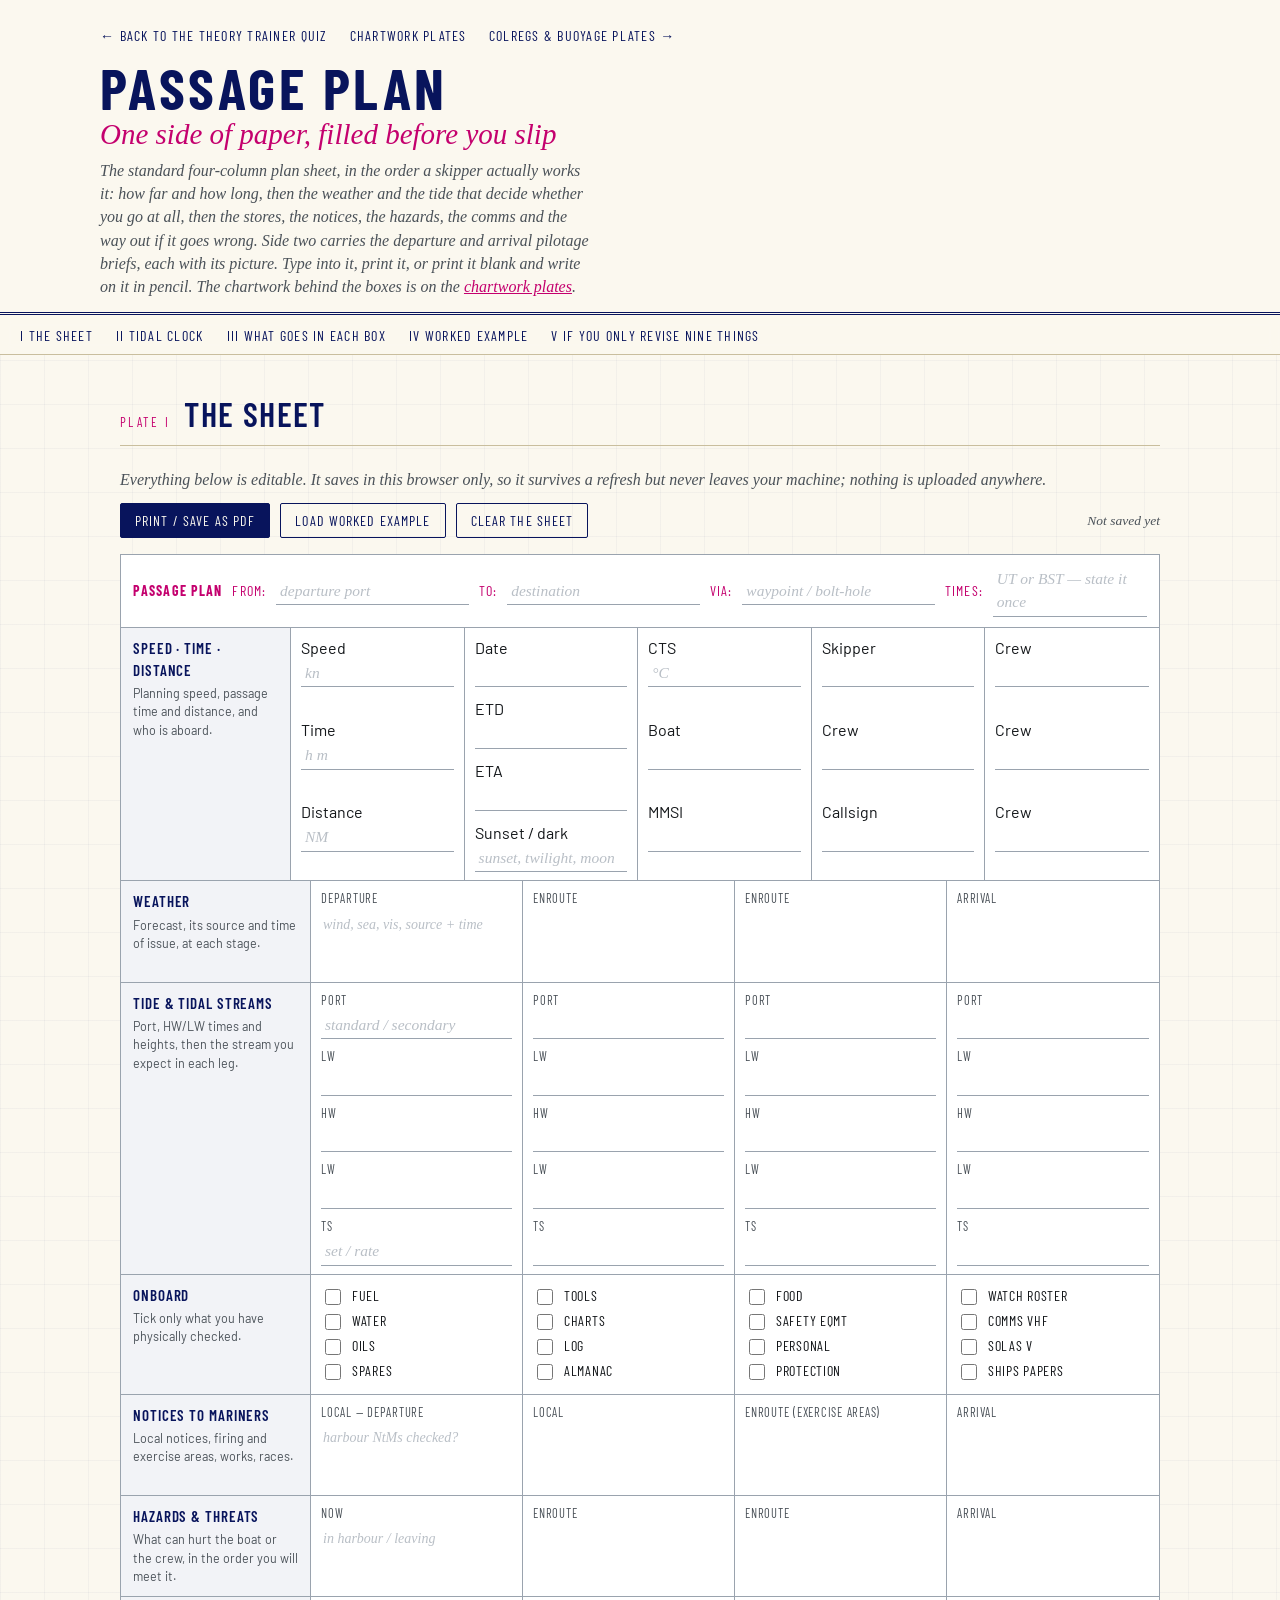
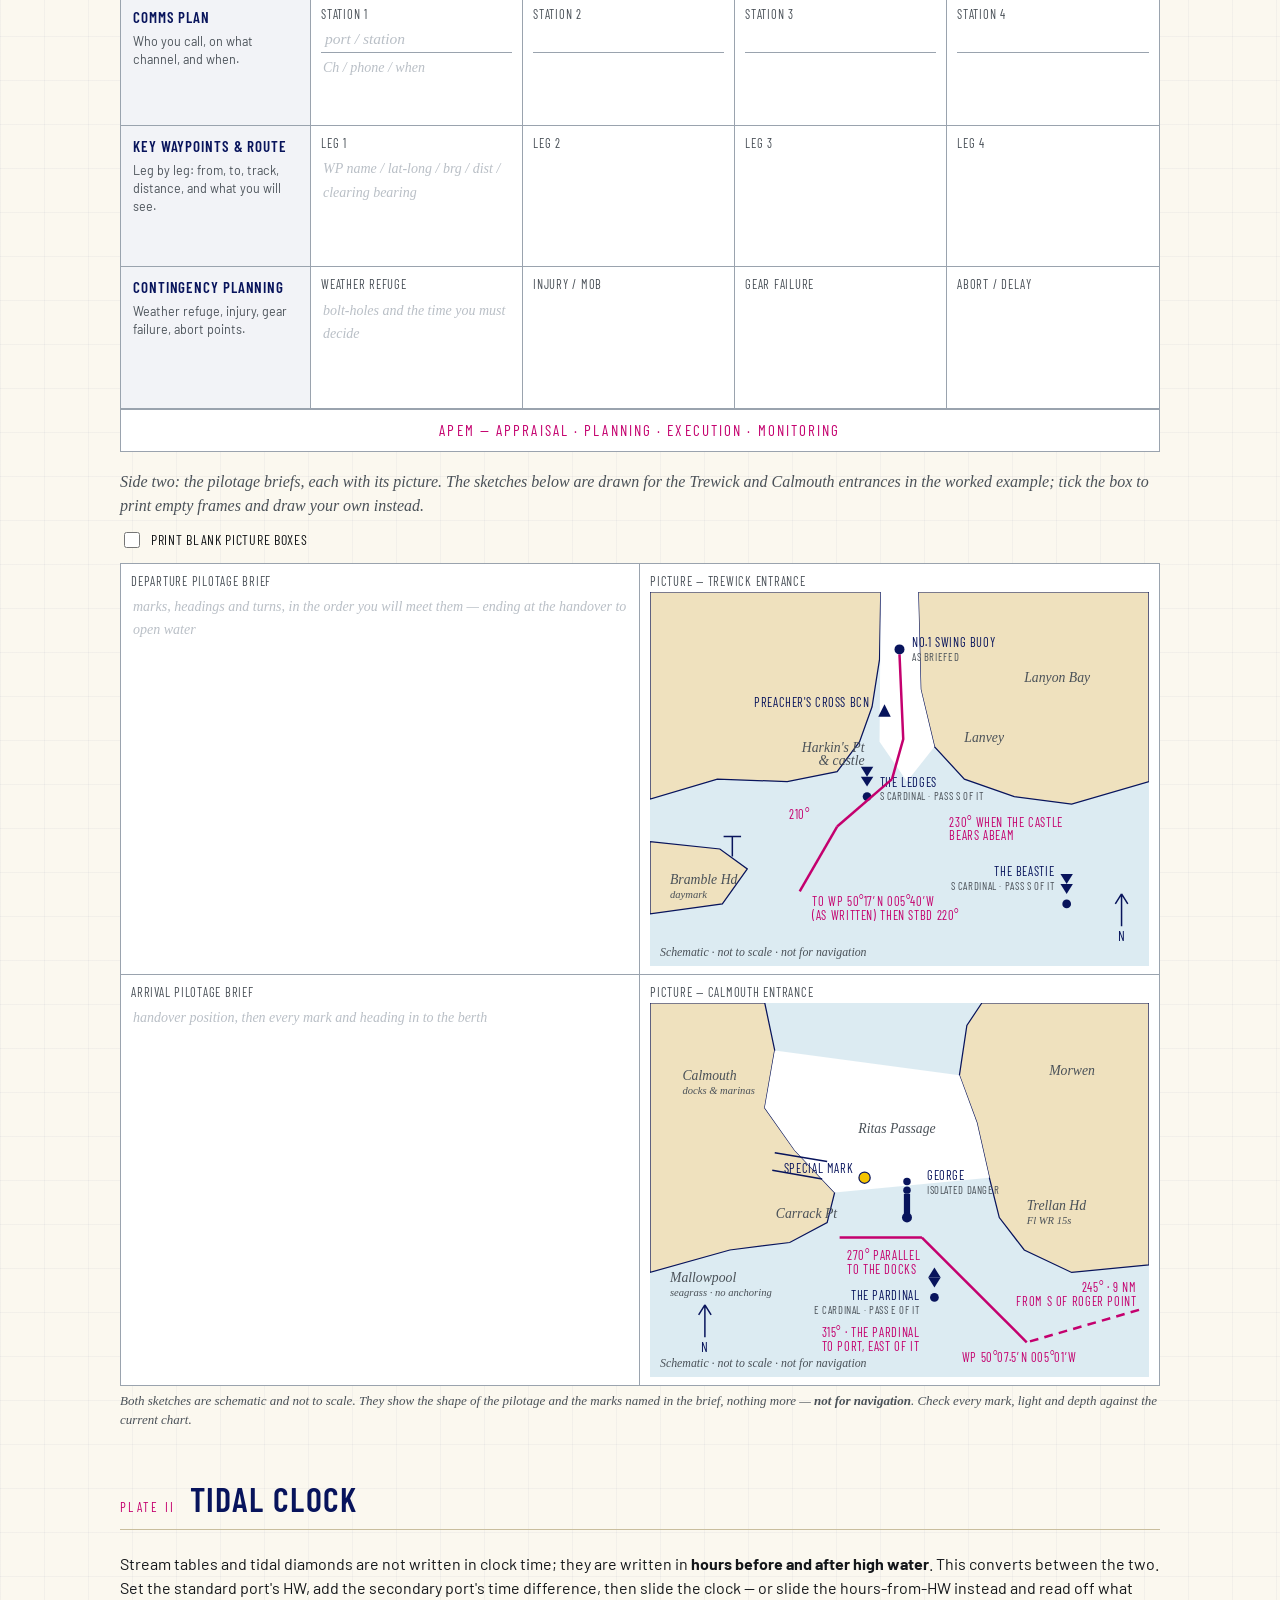
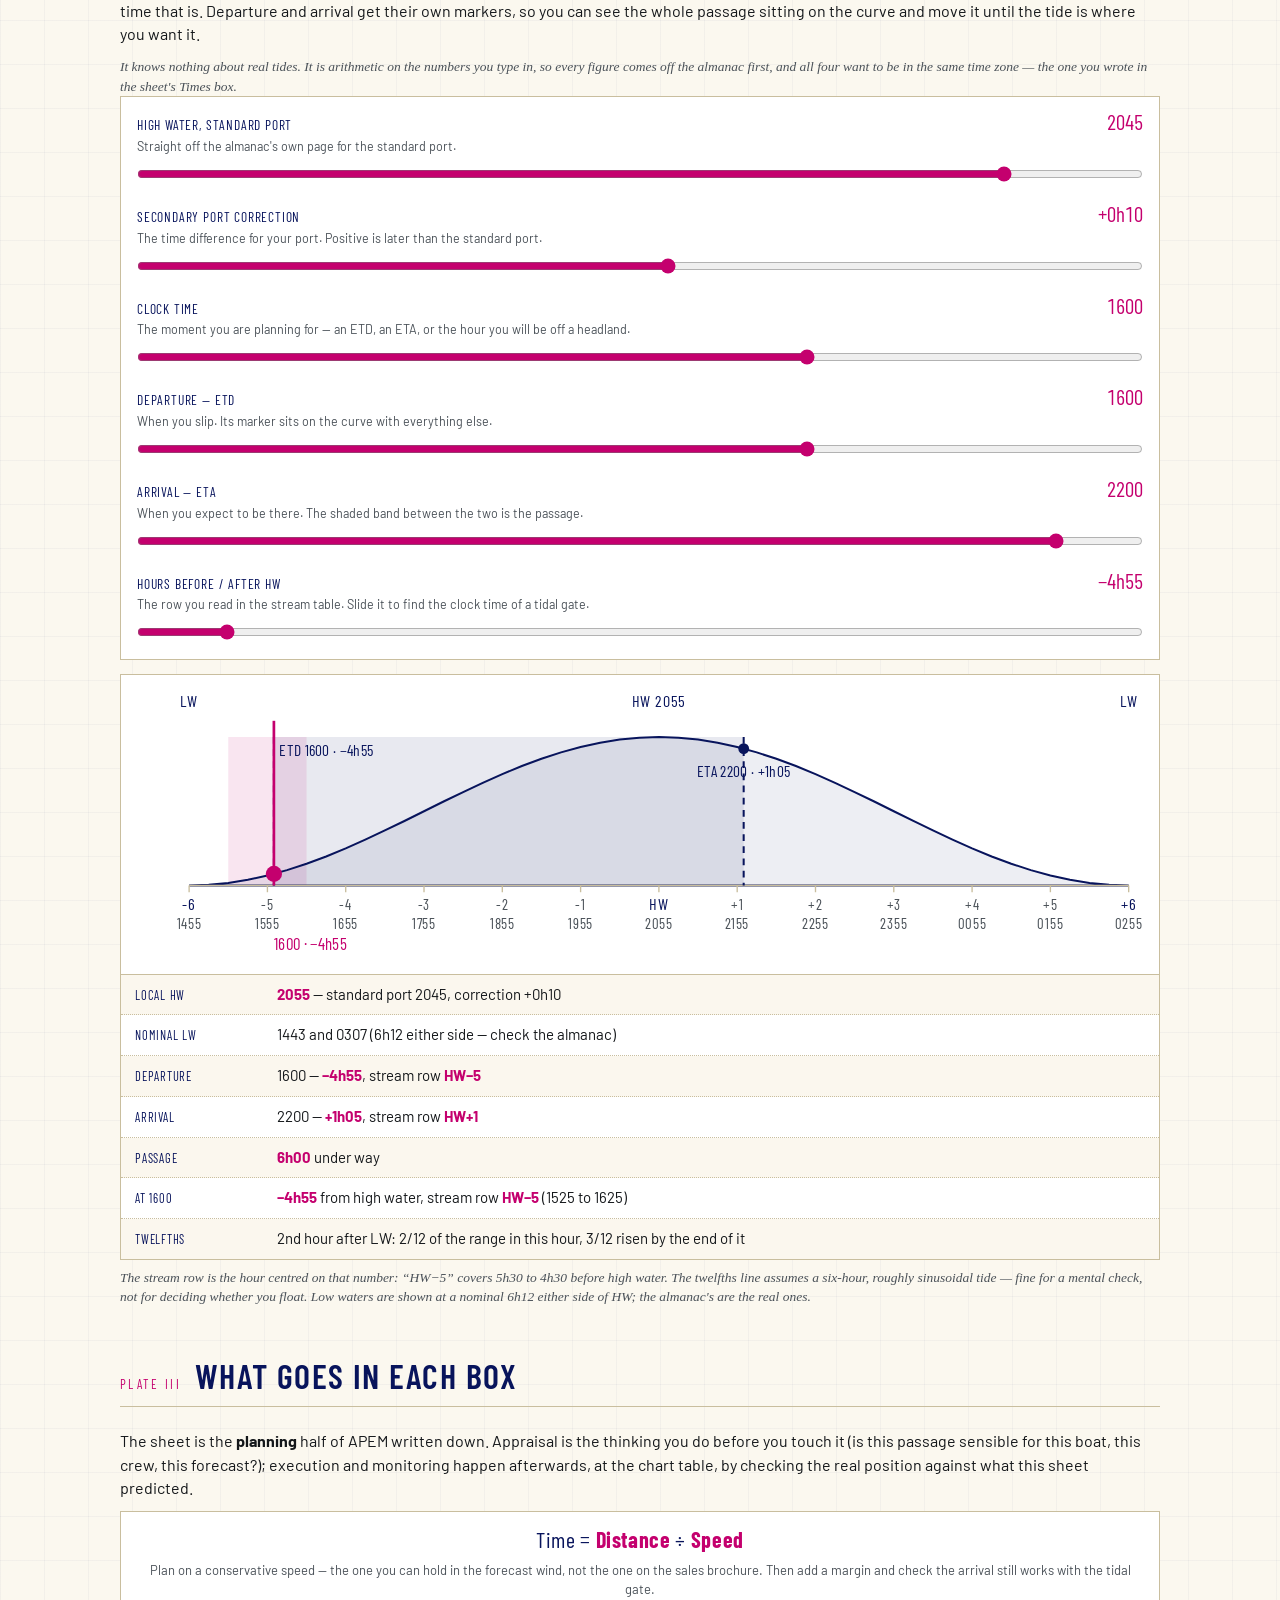
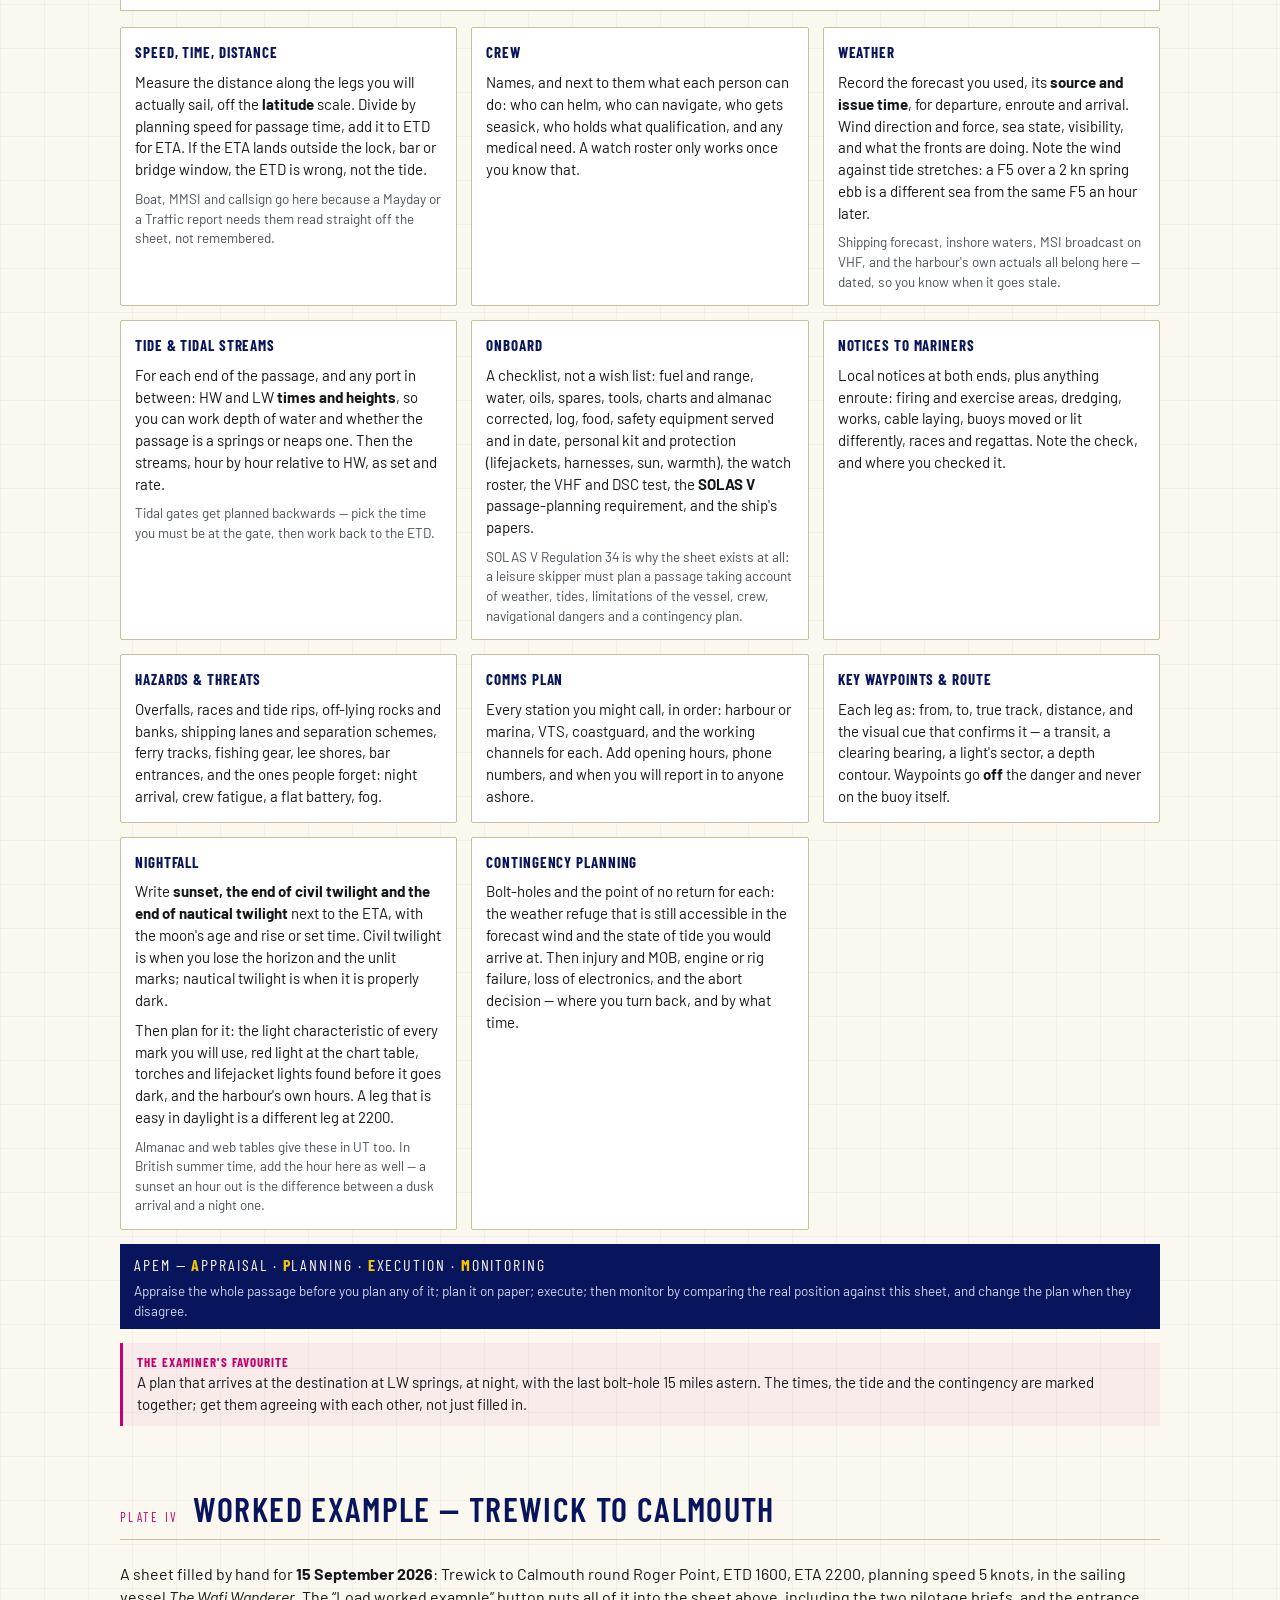
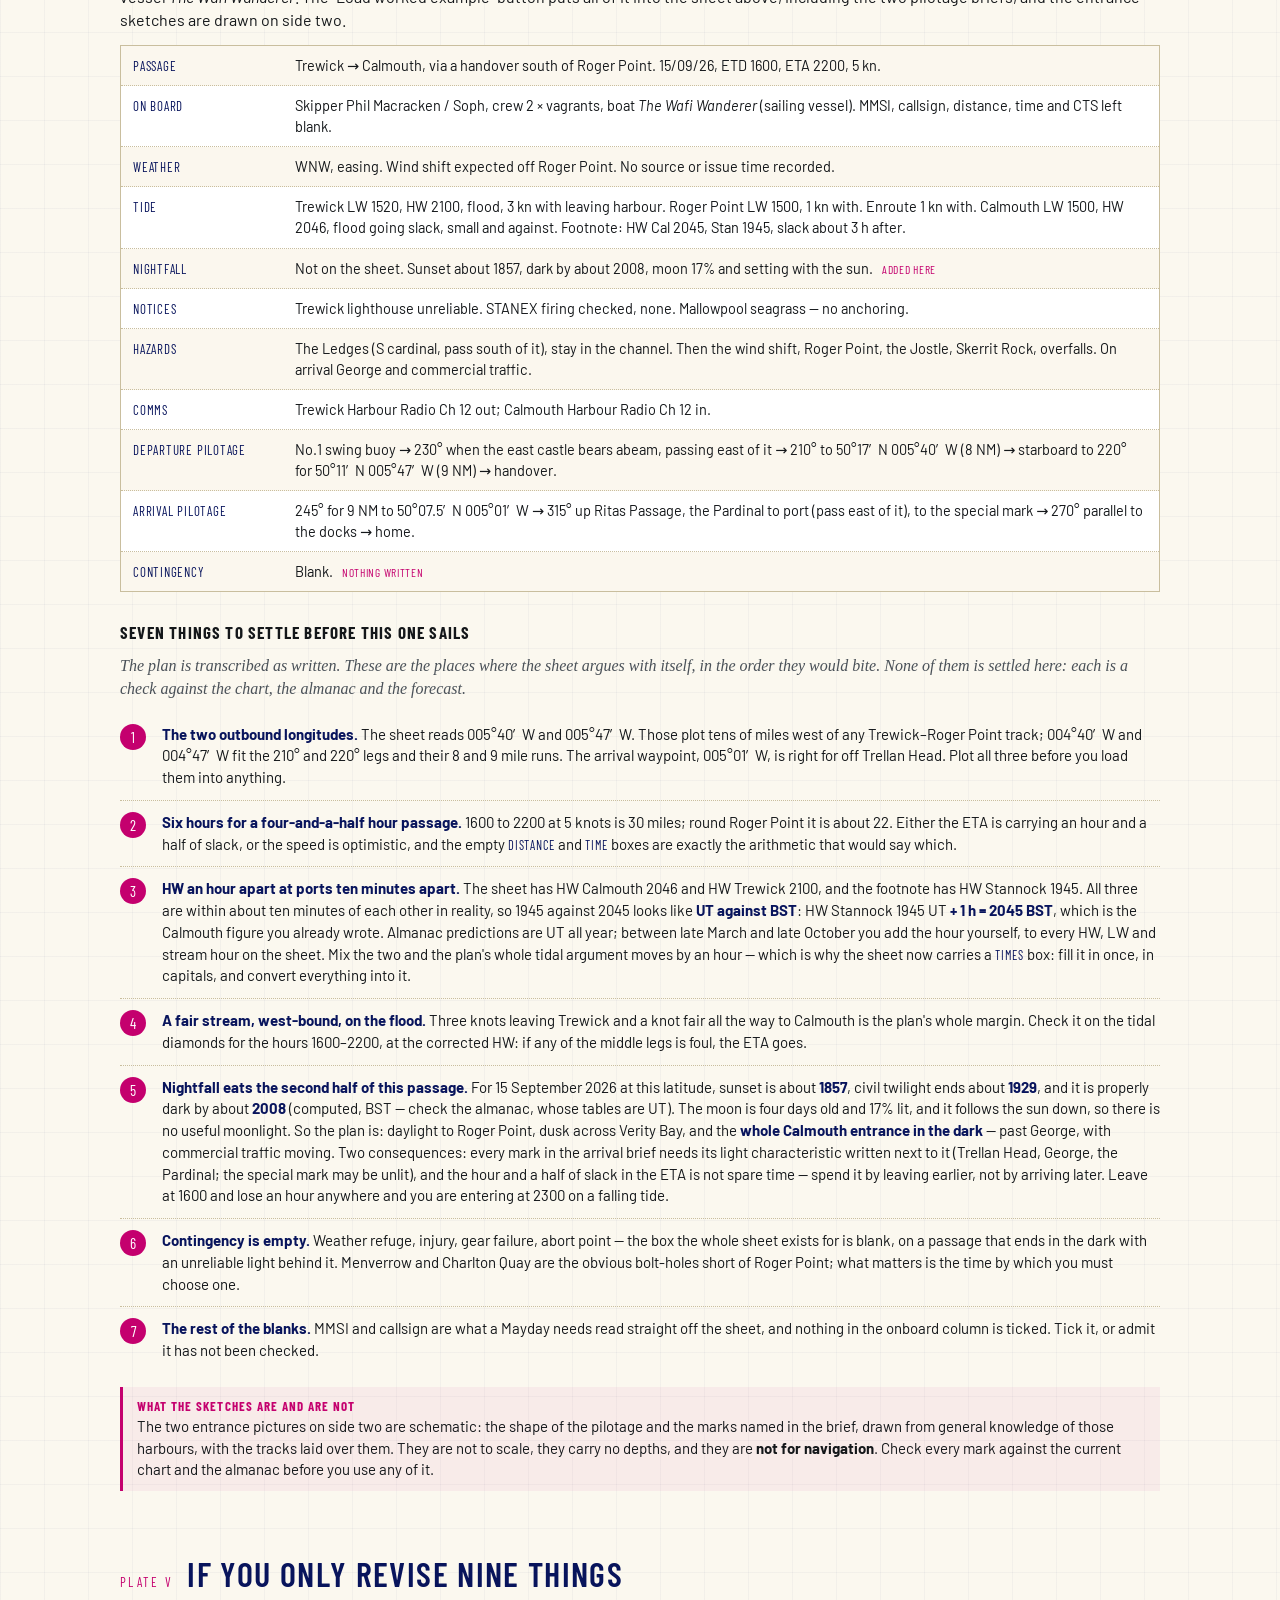
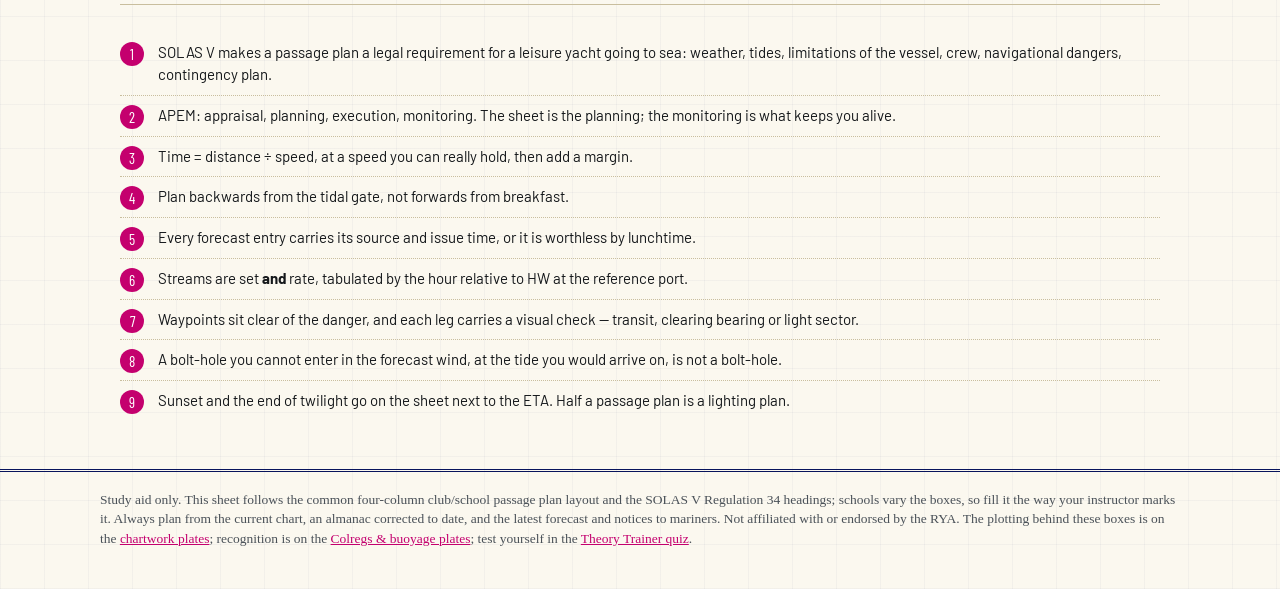
<file: passage-plan.html>
<!DOCTYPE html>
<html lang="en-GB">
<head>
<meta charset="utf-8">
<meta name="viewport" content="width=device-width, initial-scale=1">
<title>Day Skipper: Passage Plan</title>
<meta name="description" content="A fillable, printable passage plan form in the CSA/APEM layout — speed, time and distance, weather, tides and streams, stores, notices to mariners, hazards, comms, waypoints and contingencies — with notes on what belongs in every box.">
<link rel="preconnect" href="https://fonts.googleapis.com">
<link rel="preconnect" href="https://fonts.gstatic.com" crossorigin>
<link href="https://fonts.googleapis.com/css2?family=Barlow+Condensed:wght@400;500;600;700&family=Barlow:wght@400;500;600&display=swap" rel="stylesheet">
<style>
:root{
  --paper:#FBF8EF;
  --land:#EFE1BE;
  --shoal:#DCEBF2;
  --deep:#08145C;
  --ink:#14171A;
  --ink-soft:#4A5158;
  --magenta:#C4006E;
  --rule:#C9BE9E;
  --grid:#9AA3AE;
  --white:#FFFFFF;
  --display:"Barlow Condensed","Arial Narrow",Haettenschweiler,sans-serif;
  --body:"Barlow","Segoe UI",system-ui,-apple-system,sans-serif;
  --note:Georgia,"Times New Roman",serif;
}
*{box-sizing:border-box}
html{scroll-behavior:smooth}
body{
  margin:0;background:var(--paper);color:var(--ink);font-family:var(--body);
  font-size:16px;line-height:1.45;
  background-image:
    repeating-linear-gradient(0deg,rgba(8,20,92,.035) 0 1px,transparent 1px 44px),
    repeating-linear-gradient(90deg,rgba(8,20,92,.035) 0 1px,transparent 1px 44px);
}

/* ---------- masthead ---------- */
header.sheet{border-bottom:3px double var(--deep);background:var(--paper);padding:26px 20px 14px}
.wrap{max-width:1080px;margin:0 auto}
h1{
  font-family:var(--display);font-weight:700;text-transform:uppercase;
  letter-spacing:.06em;font-size:clamp(30px,6.5vw,58px);line-height:.95;margin:0;color:var(--deep);
}
h1 em{font-family:var(--note);font-style:italic;font-weight:400;text-transform:none;letter-spacing:0;color:var(--magenta);font-size:.5em;display:block;margin-top:6px}
.strapline{font-family:var(--note);font-style:italic;color:var(--ink-soft);margin:10px 0 0;max-width:62ch}
.strapline a{color:var(--magenta);text-decoration:underline}
.backlink{font-family:var(--display);text-transform:uppercase;letter-spacing:.09em;font-size:14px;margin:0 0 10px;display:flex;gap:22px;flex-wrap:wrap}
.backlink a{color:var(--deep);text-decoration:none;border-bottom:2px solid transparent;padding-bottom:2px}
.backlink a:hover,.backlink a:focus-visible{border-bottom-color:var(--magenta);color:var(--magenta)}

nav.plates{
  position:sticky;top:0;z-index:20;background:rgba(251,248,239,.94);
  backdrop-filter:blur(6px);border-bottom:1px solid var(--rule);
  padding:8px 20px;overflow-x:auto;white-space:nowrap;-webkit-overflow-scrolling:touch;
}
nav.plates a{
  font-family:var(--display);text-transform:uppercase;letter-spacing:.09em;
  font-size:14px;color:var(--deep);text-decoration:none;margin-right:20px;
  border-bottom:2px solid transparent;padding-bottom:2px;
}
nav.plates a:hover,nav.plates a:focus-visible{border-bottom-color:var(--magenta);color:var(--magenta)}

section.plate{padding:34px 20px 10px;max-width:1080px;margin:0 auto}
.plate-head{display:flex;align-items:baseline;gap:14px;border-bottom:1px solid var(--rule);padding-bottom:6px;margin-bottom:22px}
.plate-no{font-family:var(--display);font-size:13px;letter-spacing:.18em;color:var(--magenta);text-transform:uppercase}
h2{font-family:var(--display);text-transform:uppercase;letter-spacing:.04em;font-size:clamp(22px,4vw,34px);margin:0;color:var(--deep);font-weight:600}
h3{font-family:var(--display);text-transform:uppercase;letter-spacing:.07em;font-size:17px;margin:28px 0 10px;color:var(--ink)}
p{margin:0 0 12px}
.note{font-family:var(--note);font-style:italic;color:var(--ink-soft)}
.trap{border-left:3px solid var(--magenta);background:rgba(196,0,110,.05);padding:10px 14px;margin:14px 0;font-size:15px}
.trap > b:first-child{font-family:var(--display);text-transform:uppercase;letter-spacing:.08em;font-size:13px;color:var(--magenta);display:block}

/* ---------- toolbar ---------- */
.toolbar{display:flex;flex-wrap:wrap;gap:10px;align-items:center;margin:0 0 16px}
.toolbar button{
  font-family:var(--display);text-transform:uppercase;letter-spacing:.08em;font-size:14px;
  background:var(--deep);color:var(--paper);border:1px solid var(--deep);
  padding:8px 14px;border-radius:2px;cursor:pointer;
}
.toolbar button.ghost{background:transparent;color:var(--deep)}
.toolbar button:hover{background:var(--magenta);border-color:var(--magenta);color:var(--white)}
.saved{font-family:var(--note);font-style:italic;font-size:13.5px;color:var(--ink-soft);margin-left:auto}

/* ---------- the form ---------- */
.form{border:1.5px solid var(--grid);background:var(--white)}
.formtop{
  display:grid;grid-template-columns:auto auto 1fr auto 1fr auto 1fr auto minmax(120px,.8fr);gap:0 10px;align-items:center;
  border-bottom:1.5px solid var(--grid);padding:10px 12px;
}
.formtop .t{font-family:var(--display);text-transform:uppercase;letter-spacing:.08em;font-size:14px;color:var(--magenta);white-space:nowrap}
.formtop .t.title{color:var(--magenta);font-weight:700}
.fld{
  min-height:26px;border-bottom:1px solid var(--grid);padding:2px 4px;font-size:15.5px;
  outline:none;word-break:break-word;
}
.fld:focus{background:rgba(196,0,110,.07)}
.fld:empty::before{content:attr(data-ph);color:#B9BFC6;font-family:var(--note);font-style:italic}

.row{display:grid;grid-template-columns:190px repeat(4,1fr);border-bottom:1px solid var(--grid)}
.row.r6{grid-template-columns:170px repeat(5,1fr)}
.row:last-child{border-bottom:0}
.rowlab{
  font-family:var(--display);text-transform:uppercase;letter-spacing:.06em;font-size:15px;
  color:var(--deep);font-weight:600;padding:10px 12px;border-right:1px solid var(--grid);
  background:rgba(8,20,92,.05);
}
.rowlab small{display:block;font-family:var(--body);text-transform:none;letter-spacing:0;font-size:12.5px;color:var(--ink-soft);font-weight:400;margin-top:3px}
.cell{padding:8px 10px;border-right:1px solid var(--grid);min-width:0}
.cell:last-child{border-right:0}
.cell .k{
  font-family:var(--display);text-transform:uppercase;letter-spacing:.06em;font-size:12.5px;
  color:var(--ink-soft);display:block;margin-bottom:2px;
}
.cell .line{margin-bottom:8px}
.cell .line:last-child{margin-bottom:0}
.cell .box{min-height:64px;border:0;padding:2px 2px;font-size:15.5px;outline:none;word-break:break-word}
.cell .box:focus{background:rgba(196,0,110,.07)}
.cell .box:empty::before{content:attr(data-ph);color:#B9BFC6;font-family:var(--note);font-style:italic;font-size:14px}
.cell .box.tall{min-height:104px}
.stack{display:grid;gap:10px;padding:8px 10px;border-right:1px solid var(--grid);min-width:0}
.stack:last-child{border-right:0}
.stack .line{margin:0}
.check{display:flex;align-items:center;gap:8px;font-size:14.5px;margin:3px 0}
.check input{width:16px;height:16px;accent-color:var(--magenta);flex:0 0 auto}
.check span{font-family:var(--display);text-transform:uppercase;letter-spacing:.05em;font-size:14px;color:var(--ink)}
.apem{
  font-family:var(--display);text-transform:uppercase;letter-spacing:.14em;font-size:15px;
  color:var(--magenta);text-align:center;padding:10px;border-top:1.5px solid var(--grid);
}

/* ---------- pilotage briefs & sketches ---------- */
.form + .form{margin-top:16px}
.row.r2{grid-template-columns:1fr 1fr}
.cell .brief-box{min-height:210px;white-space:pre-wrap}
.pic{display:flex;flex-direction:column}
.sketchwrap{flex:1;display:flex;align-items:center;justify-content:center;min-height:180px}
.sketchwrap svg{width:100%;height:auto;display:block}
.blank-sketches .sketchwrap{display:none}
.pic .blankpad{display:none;flex:1;min-height:210px}
.blank-sketches .pic .blankpad{display:block}
.sk-sea{fill:var(--shoal)}
.sk-land{fill:var(--land);stroke:var(--deep);stroke-width:1}
.sk-chan{fill:var(--white);stroke:none}
.sk-mark{fill:var(--deep);stroke:none}
.sk-mark text{font-family:var(--display);text-transform:uppercase;letter-spacing:.05em;font-size:10px;fill:var(--deep)}
.sk-mark text.sk-place{font-family:var(--note);font-style:italic;text-transform:none;letter-spacing:0;font-size:11px;fill:var(--ink-soft)}
.sk-mark .sk-small{font-size:8.5px;fill:var(--ink-soft)}
.sk-card{fill:var(--deep)}
.sk-special{fill:#F5C400;stroke:var(--deep);stroke-width:1}
.sk-line{stroke:var(--deep);stroke-width:1.2;fill:none}
.sk-track path{stroke:var(--magenta);stroke-width:2;fill:none}
.sk-lab text{font-family:var(--display);text-transform:uppercase;letter-spacing:.05em;font-size:10px;fill:var(--magenta)}
.sk-north text{font-family:var(--display);font-size:11px;fill:var(--deep)}
.sk-cave{font-family:var(--note);font-style:italic;font-size:9.5px;fill:var(--ink-soft)}
.figcap{font-family:var(--note);font-style:italic;color:var(--ink-soft);font-size:13px;margin:6px 0 0}

/* ---------- tidal clock ---------- */
.tool{background:var(--white);border:1px solid var(--rule);padding:14px 16px;margin:0 0 14px}
.sl{display:grid;grid-template-columns:1fr auto;gap:2px 12px;align-items:baseline;margin:0 0 16px}
.sl:last-child{margin-bottom:0}
.sl label{font-family:var(--display);text-transform:uppercase;letter-spacing:.06em;font-size:13.5px;color:var(--deep)}
.sl .val{font-family:var(--display);font-size:21px;color:var(--magenta);line-height:1;font-variant-numeric:tabular-nums}
.sl .sub{grid-column:1 / -1;font-size:12.5px;color:var(--ink-soft);margin:0 0 4px}
.sl input[type=range]{grid-column:1 / -1;width:100%;margin:0;accent-color:var(--magenta);height:26px}
.sl input[type=range]:focus-visible{outline:2px solid var(--magenta);outline-offset:3px}
.tidebar{background:var(--white);border:1px solid var(--rule);padding:8px 6px 4px}
.tidebar svg{display:block;width:100%;height:auto}
.tb-curve{fill:rgba(8,20,92,.07);stroke:var(--deep);stroke-width:1.5}
.tb-axis{stroke:var(--rule);stroke-width:1}
.tb-band{fill:rgba(196,0,110,.10);stroke:none}
.tb-now{stroke:var(--magenta);stroke-width:2}
.tb-dot{fill:var(--magenta)}
.tb-t{font-family:var(--display);text-transform:uppercase;letter-spacing:.05em;font-size:11px;fill:var(--ink-soft)}
.tb-t.key{fill:var(--deep);font-size:12px}
.tb-t.now{fill:var(--magenta);font-size:12.5px;text-transform:none;letter-spacing:.02em}
.tb-t.far{fill:var(--magenta)}
.tb-pass{fill:rgba(8,20,92,.09);stroke:none}
.tb-leg{stroke:var(--deep);stroke-width:1.5;stroke-dasharray:5 4}
.tb-t.leg{fill:var(--deep);font-size:11.5px;text-transform:none;letter-spacing:.02em}
.tb-flag{fill:var(--deep)}
.readout{border:1px solid var(--rule);border-top:0;background:var(--white);padding:0}
.readout .rrow{display:grid;grid-template-columns:132px 1fr;gap:10px;padding:9px 14px;border-bottom:1px dotted var(--rule);font-size:15px;align-items:baseline}
.readout .rrow:last-child{border-bottom:0}
.readout .rrow:nth-child(odd){background:rgba(239,225,190,.26)}
.readout .rk{font-family:var(--display);text-transform:uppercase;letter-spacing:.06em;font-size:12.5px;color:var(--deep)}
.readout b{color:var(--magenta)}
.hint{font-family:var(--note);font-style:italic;color:var(--ink-soft);font-size:13.5px;margin:8px 0 0}
@media (max-width:520px){
  .readout .rrow{grid-template-columns:1fr}
  .readout .rk{margin-bottom:-4px}
}

/* ---------- transcribed plan table ---------- */
.plan{border:1px solid var(--rule);background:var(--white);margin:14px 0}
.plan .prow{display:grid;grid-template-columns:150px 1fr;gap:12px;padding:9px 12px;border-bottom:1px dotted var(--rule);font-size:14.5px;align-items:baseline}
.plan .prow:last-child{border-bottom:0}
.plan .prow:nth-child(odd){background:rgba(239,225,190,.26)}
.plan .pk{font-family:var(--display);text-transform:uppercase;letter-spacing:.06em;font-size:13px;color:var(--deep)}
.flag{color:var(--magenta);font-family:var(--display);text-transform:uppercase;letter-spacing:.06em;font-size:11.5px;margin-left:6px}
ol.checks{counter-reset:c;list-style:none;padding:0;margin:0}
ol.checks li{counter-increment:c;position:relative;padding:11px 0 11px 42px;border-bottom:1px dotted var(--rule);font-size:15px}
ol.checks li:last-child{border-bottom:0}
ol.checks li::before{
  content:counter(c);position:absolute;left:0;top:11px;width:26px;height:26px;
  background:var(--magenta);color:var(--white);border-radius:50%;
  font-family:var(--display);font-size:15px;line-height:26px;text-align:center;
}
ol.checks b{color:var(--deep)}
ol.checks .pk{font-family:var(--display);text-transform:uppercase;letter-spacing:.06em;font-size:12.5px;color:var(--deep)}
.printonly{display:none}

/* ---------- guidance ---------- */
.grid{display:grid;gap:14px}
.g2{grid-template-columns:repeat(auto-fit,minmax(320px,1fr))}
.card{background:var(--white);border:1px solid var(--rule);border-radius:2px;padding:14px}
.card h4{font-family:var(--display);text-transform:uppercase;letter-spacing:.06em;font-size:15px;margin:0 0 8px;color:var(--deep)}
.card p{margin:0 0 8px;font-size:15px}
.card p:last-child{margin:0}
.card .sub{font-size:13.5px;color:var(--ink-soft)}
.mnemonic{
  font-family:var(--display);text-transform:uppercase;letter-spacing:.12em;
  background:var(--deep);color:var(--paper);padding:9px 14px;font-size:16px;margin-top:14px;
}
.mnemonic b{color:#F5C400}
.mnemonic span{display:block;font-family:var(--body);text-transform:none;letter-spacing:0;font-size:13.5px;color:#CFD6EA;margin-top:5px}
.formula{background:var(--white);border:1px solid var(--rule);padding:12px 14px;text-align:center}
.formula .eq{font-family:var(--display);font-size:22px;color:var(--deep);letter-spacing:.03em}
.formula .eq b{color:var(--magenta)}
.formula .sub{font-size:13px;color:var(--ink-soft);margin-top:5px}
ol.steps{counter-reset:s;list-style:none;padding:6px 0 4px;margin:0}
ol.steps li{counter-increment:s;position:relative;padding:9px 0 9px 38px;border-bottom:1px dotted var(--rule);font-size:15px}
ol.steps li:last-child{border-bottom:0}
ol.steps li::before{
  content:counter(s);position:absolute;left:0;top:9px;width:24px;height:24px;
  background:var(--magenta);color:var(--white);border-radius:50%;
  font-family:var(--display);font-size:15px;line-height:24px;text-align:center;
}
footer{border-top:3px double var(--deep);margin-top:34px;padding:18px 20px 40px;font-size:13.5px;color:var(--ink-soft);font-family:var(--note)}
footer a{color:var(--magenta)}

@media (max-width:820px){
  .row,.row.r6{grid-template-columns:1fr}
  .rowlab{border-right:0;border-bottom:1px solid var(--grid)}
  .cell,.stack{border-right:0;border-bottom:1px dotted var(--grid)}
  .cell:last-child,.stack:last-child{border-bottom:0}
  .formtop{grid-template-columns:auto 1fr}
  .formtop .t.title{grid-column:1 / -1;margin-bottom:4px}
}

@page{size:A4 portrait;margin:10mm 8mm}
@media print{
  nav.plates,.toolbar,.backlink,.noprint{display:none}
  body{background:#fff;font-size:10.5px;line-height:1.3}
  header.sheet{display:none}
  #form .plate-head{display:none}
  section.plate{padding:0;page-break-inside:avoid}
  .plate-head{margin-bottom:8px}
  /* keep the four-column sheet on paper, whatever the page width */
  .row{grid-template-columns:118px repeat(4,1fr)}
  .row.r6{grid-template-columns:104px repeat(5,1fr)}
  .cell,.stack{border-right:1px solid var(--grid);border-bottom:0}
  .cell:last-child,.stack:last-child{border-right:0}
  .rowlab{padding:5px 6px;font-size:11.5px;border-right:1px solid var(--grid);border-bottom:0}
  .rowlab small{font-size:9px;margin-top:1px}
  .cell{padding:4px 5px}
  .stack{padding:3px 5px;gap:3px}
  .cell .k{font-size:9px;margin-bottom:0}
  .fld{min-height:15px;font-size:11px}
  .formtop{padding:5px 10px;gap:0 8px}
  .formtop .t{font-size:12px}
  .formtop .fld{min-height:13px}
  .cell .box{min-height:32px;font-size:11px}
  .cell .box.tall{min-height:48px}
  .fld:empty::before,.cell .box:empty::before{content:""}
  .check{margin:1px 0}
  .check span{font-size:10.5px}
  .apem{font-size:11px;padding:5px}
  .printonly{display:inline}
  .form{page-break-inside:avoid}
  #pilotageForm{page-break-before:always;margin-top:0}
  .row.r2{grid-template-columns:1fr 1fr}
  .cell .brief-box{min-height:300px}
  .sketchwrap{min-height:300px}
  .pic .blankpad{min-height:300px}
  #tidal,#guide,#example,#recall{page-break-before:always}
  #tidal .tool,#tidal .hint{display:none}
}
</style>
</head>
<body>

<header class="sheet">
  <div class="wrap">
    <p class="backlink">
      <a href="index.html">&larr; Back to the Theory Trainer quiz</a>
      <a href="chartwork.html">Chartwork plates</a>
      <a href="cheatsheet.html">Colregs &amp; buoyage plates &rarr;</a>
    </p>
    <h1>Passage Plan<em>One side of paper, filled before you slip</em></h1>
    <p class="strapline">The standard four-column plan sheet, in the order a skipper actually works it: how far and how long, then the weather and the tide that decide whether you go at all, then the stores, the notices, the hazards, the comms and the way out if it goes wrong. Side two carries the departure and arrival pilotage briefs, each with its picture. Type into it, print it, or print it blank and write on it in pencil. The chartwork behind the boxes is on the <a href="chartwork.html">chartwork plates</a>.</p>
  </div>
</header>

<nav class="plates" aria-label="Plates">
  <a href="#form">I The sheet</a>
  <a href="#tidal">II Tidal clock</a>
  <a href="#guide">III What goes in each box</a>
  <a href="#example">IV Worked example</a>
  <a href="#recall">V If you only revise nine things</a>
</nav>

<!-- ============================ PLATE I ============================ -->
<section class="plate" id="form">
  <div class="plate-head"><span class="plate-no">Plate I</span><h2>The sheet</h2></div>

  <p class="note noprint">Everything below is editable. It saves in this browser only, so it survives a refresh but never leaves your machine; nothing is uploaded anywhere.</p>

  <div class="toolbar noprint">
    <button type="button" id="printBtn">Print / save as PDF</button>
    <button type="button" class="ghost" id="exampleBtn">Load worked example</button>
    <button type="button" class="ghost" id="clearBtn">Clear the sheet</button>
    <span class="saved" id="savedNote">Not saved yet</span>
  </div>

  <div class="form" id="planForm">

    <div class="formtop">
      <span class="t title">Passage plan</span>
      <span class="t">From:</span><div class="fld" contenteditable="true" data-k="from" data-ph="departure port"></div>
      <span class="t">To:</span><div class="fld" contenteditable="true" data-k="to" data-ph="destination"></div>
      <span class="t">Via:</span><div class="fld" contenteditable="true" data-k="via" data-ph="waypoint / bolt-hole"></div>
      <span class="t">Times:</span><div class="fld" contenteditable="true" data-k="tz" data-ph="UT or BST &mdash; state it once"></div>
    </div>

    <!-- SPEED / TIME / DISTANCE -->
    <div class="row r6">
      <div class="rowlab">
        Speed · Time · Distance
        <small>Planning speed, passage time and distance, and who is aboard.</small>
      </div>
      <div class="stack">
        <div class="line"><span class="k">Speed</span><div class="fld" contenteditable="true" data-k="speed" data-ph="kn"></div></div>
        <div class="line"><span class="k">Time</span><div class="fld" contenteditable="true" data-k="time" data-ph="h m"></div></div>
        <div class="line"><span class="k">Distance</span><div class="fld" contenteditable="true" data-k="distance" data-ph="NM"></div></div>
      </div>
      <div class="stack">
        <div class="line"><span class="k">Date</span><div class="fld" contenteditable="true" data-k="date"></div></div>
        <div class="line"><span class="k">ETD</span><div class="fld" contenteditable="true" data-k="etd"></div></div>
        <div class="line"><span class="k">ETA</span><div class="fld" contenteditable="true" data-k="eta"></div></div>
        <div class="line"><span class="k">Sunset / dark</span><div class="fld" contenteditable="true" data-k="night" data-ph="sunset, twilight, moon"></div></div>
      </div>
      <div class="stack">
        <div class="line"><span class="k">CTS</span><div class="fld" contenteditable="true" data-k="cts" data-ph="°C"></div></div>
        <div class="line"><span class="k">Boat</span><div class="fld" contenteditable="true" data-k="boat"></div></div>
        <div class="line"><span class="k">MMSI</span><div class="fld" contenteditable="true" data-k="mmsi"></div></div>
      </div>
      <div class="stack">
        <div class="line"><span class="k">Skipper</span><div class="fld" contenteditable="true" data-k="skipper"></div></div>
        <div class="line"><span class="k">Crew</span><div class="fld" contenteditable="true" data-k="crew1"></div></div>
        <div class="line"><span class="k">Callsign</span><div class="fld" contenteditable="true" data-k="callsign"></div></div>
      </div>
      <div class="stack">
        <div class="line"><span class="k">Crew</span><div class="fld" contenteditable="true" data-k="crew2"></div></div>
        <div class="line"><span class="k">Crew</span><div class="fld" contenteditable="true" data-k="crew3"></div></div>
        <div class="line"><span class="k">Crew</span><div class="fld" contenteditable="true" data-k="crew4"></div></div>
      </div>
    </div>

    <!-- WEATHER -->
    <div class="row">
      <div class="rowlab">
        Weather
        <small>Forecast, its source and time of issue, at each stage.</small>
      </div>
      <div class="cell"><span class="k">Departure</span><div class="box" contenteditable="true" data-k="wx1" data-ph="wind, sea, vis, source + time"></div></div>
      <div class="cell"><span class="k">Enroute</span><div class="box" contenteditable="true" data-k="wx2"></div></div>
      <div class="cell"><span class="k">Enroute</span><div class="box" contenteditable="true" data-k="wx3"></div></div>
      <div class="cell"><span class="k">Arrival</span><div class="box" contenteditable="true" data-k="wx4"></div></div>
    </div>

    <!-- TIDE -->
    <div class="row">
      <div class="rowlab">
        Tide &amp; tidal streams
        <small>Port, HW/LW times and heights, then the stream you expect in each leg.</small>
      </div>
      <div class="cell">
        <div class="line"><span class="k">Port</span><div class="fld" contenteditable="true" data-k="tport1" data-ph="standard / secondary"></div></div>
        <div class="line"><span class="k">LW</span><div class="fld" contenteditable="true" data-k="tlw1a"></div></div>
        <div class="line"><span class="k">HW</span><div class="fld" contenteditable="true" data-k="thw1"></div></div>
        <div class="line"><span class="k">LW</span><div class="fld" contenteditable="true" data-k="tlw1b"></div></div>
        <div class="line"><span class="k">TS</span><div class="fld" contenteditable="true" data-k="tts1" data-ph="set / rate"></div></div>
      </div>
      <div class="cell">
        <div class="line"><span class="k">Port</span><div class="fld" contenteditable="true" data-k="tport2"></div></div>
        <div class="line"><span class="k">LW</span><div class="fld" contenteditable="true" data-k="tlw2a"></div></div>
        <div class="line"><span class="k">HW</span><div class="fld" contenteditable="true" data-k="thw2"></div></div>
        <div class="line"><span class="k">LW</span><div class="fld" contenteditable="true" data-k="tlw2b"></div></div>
        <div class="line"><span class="k">TS</span><div class="fld" contenteditable="true" data-k="tts2"></div></div>
      </div>
      <div class="cell">
        <div class="line"><span class="k">Port</span><div class="fld" contenteditable="true" data-k="tport3"></div></div>
        <div class="line"><span class="k">LW</span><div class="fld" contenteditable="true" data-k="tlw3a"></div></div>
        <div class="line"><span class="k">HW</span><div class="fld" contenteditable="true" data-k="thw3"></div></div>
        <div class="line"><span class="k">LW</span><div class="fld" contenteditable="true" data-k="tlw3b"></div></div>
        <div class="line"><span class="k">TS</span><div class="fld" contenteditable="true" data-k="tts3"></div></div>
      </div>
      <div class="cell">
        <div class="line"><span class="k">Port</span><div class="fld" contenteditable="true" data-k="tport4"></div></div>
        <div class="line"><span class="k">LW</span><div class="fld" contenteditable="true" data-k="tlw4a"></div></div>
        <div class="line"><span class="k">HW</span><div class="fld" contenteditable="true" data-k="thw4"></div></div>
        <div class="line"><span class="k">LW</span><div class="fld" contenteditable="true" data-k="tlw4b"></div></div>
        <div class="line"><span class="k">TS</span><div class="fld" contenteditable="true" data-k="tts4"></div></div>
      </div>
    </div>

    <!-- ONBOARD -->
    <div class="row">
      <div class="rowlab">
        Onboard
        <small>Tick only what you have physically checked.</small>
      </div>
      <div class="cell" id="onboard1"></div>
      <div class="cell" id="onboard2"></div>
      <div class="cell" id="onboard3"></div>
      <div class="cell" id="onboard4"></div>
    </div>

    <!-- NOTICES -->
    <div class="row">
      <div class="rowlab">
        Notices to mariners
        <small>Local notices, firing and exercise areas, works, races.</small>
      </div>
      <div class="cell"><span class="k">Local — departure</span><div class="box" contenteditable="true" data-k="ntm1" data-ph="harbour NtMs checked?"></div></div>
      <div class="cell"><span class="k">Local</span><div class="box" contenteditable="true" data-k="ntm2"></div></div>
      <div class="cell"><span class="k">Enroute (exercise areas)</span><div class="box" contenteditable="true" data-k="ntm3"></div></div>
      <div class="cell"><span class="k">Arrival</span><div class="box" contenteditable="true" data-k="ntm4"></div></div>
    </div>

    <!-- HAZARDS -->
    <div class="row">
      <div class="rowlab">
        Hazards &amp; threats
        <small>What can hurt the boat or the crew, in the order you will meet it.</small>
      </div>
      <div class="cell"><span class="k">Now</span><div class="box" contenteditable="true" data-k="hz1" data-ph="in harbour / leaving"></div></div>
      <div class="cell"><span class="k">Enroute</span><div class="box" contenteditable="true" data-k="hz2"></div></div>
      <div class="cell"><span class="k">Enroute</span><div class="box" contenteditable="true" data-k="hz3"></div></div>
      <div class="cell"><span class="k">Arrival</span><div class="box" contenteditable="true" data-k="hz4"></div></div>
    </div>

    <!-- COMMS -->
    <div class="row">
      <div class="rowlab">
        Comms plan
        <small>Who you call, on what channel, and when.</small>
      </div>
      <div class="cell"><span class="k">Station 1</span><div class="fld" contenteditable="true" data-k="commsN1" data-ph="port / station"></div><div class="box" contenteditable="true" data-k="comms1" data-ph="Ch / phone / when"></div></div>
      <div class="cell"><span class="k">Station 2</span><div class="fld" contenteditable="true" data-k="commsN2"></div><div class="box" contenteditable="true" data-k="comms2"></div></div>
      <div class="cell"><span class="k">Station 3</span><div class="fld" contenteditable="true" data-k="commsN3"></div><div class="box" contenteditable="true" data-k="comms3"></div></div>
      <div class="cell"><span class="k">Station 4</span><div class="fld" contenteditable="true" data-k="commsN4"></div><div class="box" contenteditable="true" data-k="comms4"></div></div>
    </div>

    <!-- WAYPOINTS -->
    <div class="row">
      <div class="rowlab">
        Key waypoints &amp; route
        <small>Leg by leg: from, to, track, distance, and what you will see.</small>
      </div>
      <div class="cell"><span class="k">Leg 1</span><div class="box tall" contenteditable="true" data-k="wp1" data-ph="WP name / lat-long / brg / dist / clearing bearing"></div></div>
      <div class="cell"><span class="k">Leg 2</span><div class="box tall" contenteditable="true" data-k="wp2"></div></div>
      <div class="cell"><span class="k">Leg 3</span><div class="box tall" contenteditable="true" data-k="wp3"></div></div>
      <div class="cell"><span class="k">Leg 4</span><div class="box tall" contenteditable="true" data-k="wp4"></div></div>
    </div>

    <!-- CONTINGENCY -->
    <div class="row">
      <div class="rowlab">
        Contingency planning
        <small>Weather refuge, injury, gear failure, abort points.</small>
      </div>
      <div class="cell"><span class="k">Weather refuge</span><div class="box tall" contenteditable="true" data-k="cp1" data-ph="bolt-holes and the time you must decide"></div></div>
      <div class="cell"><span class="k">Injury / MOB</span><div class="box tall" contenteditable="true" data-k="cp2"></div></div>
      <div class="cell"><span class="k">Gear failure</span><div class="box tall" contenteditable="true" data-k="cp3"></div></div>
      <div class="cell"><span class="k">Abort / delay</span><div class="box tall" contenteditable="true" data-k="cp4"></div></div>
    </div>

    <div class="apem">APEM — Appraisal · Planning · Execution · Monitoring</div>
  </div>

  <p class="note noprint" style="margin-top:18px">Side two: the pilotage briefs, each with its picture. The sketches below are drawn for the Trewick and Calmouth entrances in the worked example; tick the box to print empty frames and draw your own instead.</p>

  <label class="check noprint" style="margin:0 0 12px"><input type="checkbox" id="blankSkBtn"><span>Print blank picture boxes</span></label>

  <div class="form" id="pilotageForm">
    <div class="row r2">
      <div class="cell brief">
        <span class="k">Departure pilotage brief</span>
        <div class="box brief-box" contenteditable="true" data-k="pbdep" data-ph="marks, headings and turns, in the order you will meet them — ending at the handover to open water"></div>
      </div>
      <div class="cell pic">
        <span class="k">Picture — Trewick entrance</span>
        <div class="sketchwrap"><svg viewBox="0 0 400 300" role="img" aria-label="Schematic sketch of the Trewick entrance showing the outbound tracks">
  <rect x="0" y="0" width="400" height="300" class="sk-sea"/>
  <path class="sk-land" d="M0,0 L185,0 L184,54 L178,92 L168,120 L150,144 L110,152 L54,150 L0,166 Z"/>
  <path class="sk-land" d="M215,0 L400,0 L400,152 L338,170 L292,164 L252,150 L228,124 L217,78 Z"/>
  <path class="sk-chan" d="M185,0 L215,0 L217,78 L228,124 L206,152 L184,120 Z"/>
  <path class="sk-land" d="M0,200 L56,206 L78,222 L58,250 L0,258 Z"/>

  <g class="sk-mark">
    <circle cx="200" cy="46" r="4"/>
    <text x="210" y="44">No.1 swing buoy<tspan x="210" dy="11" class="sk-small">as briefed</tspan></text>
    <path d="M183,100 l5,-10 l5,10 z"/>
    <text x="176" y="92" text-anchor="end">Preacher's Cross bcn</text>
    <text x="172" y="128" text-anchor="end" class="sk-place">Harkin's Pt<tspan x="172" dy="11">&amp; castle</tspan></text>
    <text x="252" y="120" class="sk-place">Lanvey</text>
    <text x="300" y="72" class="sk-place">Lanyon Bay</text>
    <g transform="translate(174,158)"><path d="M0,-2 l5,-8 l-10,0 z" class="sk-card"/><path d="M0,-10 l5,-8 l-10,0 z" class="sk-card"/><circle cx="0" cy="6" r="3.5"/></g>
    <text x="184" y="156">The Ledges<tspan x="184" dy="11" class="sk-small">S cardinal &#183; pass S of it</tspan></text>
    <path d="M66,212 l0,-16 M59,196 l14,0" class="sk-line"/>
    <text x="16" y="234" class="sk-place">Bramble Hd<tspan x="16" dy="11" class="sk-small">daymark</tspan></text>
    <g transform="translate(334,244)"><path d="M0,-2 l5,-8 l-10,0 z" class="sk-card"/><path d="M0,-10 l5,-8 l-10,0 z" class="sk-card"/><circle cx="0" cy="6" r="3.5"/></g>
    <text x="324" y="228" text-anchor="end">The Beastie<tspan x="324" dy="11" text-anchor="end" class="sk-small">S cardinal &#183; pass S of it</tspan></text>
  </g>

  <g class="sk-track">
    <path d="M200,50 L203,118 L194,150"/>
    <path d="M194,150 L150,188"/>
    <path d="M150,188 L120,240"/>
  </g>
  <g class="sk-lab">
    <text x="240" y="188">230&#176; when the castle<tspan x="240" dy="11">bears abeam</tspan></text>
    <text x="128" y="182" text-anchor="end">210&#176;</text>
    <text x="130" y="252">to WP 50&#176;17&#8242;N 005&#176;40&#8242;W<tspan x="130" dy="11">(as written) then stbd 220&#176;</tspan></text>
  </g>

  <text x="8" y="292" class="sk-cave">Schematic &#183; not to scale &#183; not for navigation</text>
  <g class="sk-north" transform="translate(378,268)">
    <path d="M0,0 L0,-26 M0,-26 l-5,8 M0,-26 l5,8" class="sk-line"/>
    <text x="0" y="12" text-anchor="middle">N</text>
  </g>
</svg></div>
        <div class="blankpad"></div>
      </div>
    </div>
    <div class="row r2">
      <div class="cell brief">
        <span class="k">Arrival pilotage brief</span>
        <div class="box brief-box" contenteditable="true" data-k="pbarr" data-ph="handover position, then every mark and heading in to the berth"></div>
      </div>
      <div class="cell pic">
        <span class="k">Picture — Calmouth entrance</span>
        <div class="sketchwrap"><svg viewBox="0 0 400 300" role="img" aria-label="Schematic sketch of the Calmouth entrance showing the inbound tracks">
  <rect x="0" y="0" width="400" height="300" class="sk-sea"/>
  <path class="sk-land" d="M0,0 L92,0 L100,38 L92,84 L116,118 L148,152 L142,176 L112,192 L64,198 L0,216 Z"/>
  <path class="sk-land" d="M266,0 L400,0 L400,210 L338,216 L300,198 L280,172 L272,140 L262,96 L248,58 L254,18 Z"/>
  <path class="sk-chan" d="M100,38 L248,58 L262,96 L272,140 L148,152 L116,118 L92,84 Z"/>

  <g class="sk-mark">
    <text x="26" y="62" class="sk-place">Calmouth<tspan x="26" dy="11" class="sk-small">docks &amp; marinas</tspan></text>
    <text x="198" y="104" text-anchor="middle" class="sk-place">Ritas Passage</text>
    <path d="M100,120 l42,7 M98,134 l40,7" class="sk-line"/>
    <text x="150" y="172" text-anchor="end" class="sk-place">Carrack Pt</text>
    <text x="320" y="58" class="sk-place">Morwen</text>
    <text x="302" y="166" class="sk-place">Trellan Hd<tspan x="302" dy="11" class="sk-small">Fl WR 15s</tspan></text>
    
    <text x="16" y="224" class="sk-place">Mallowpool<tspan x="16" dy="11" class="sk-small">seagrass &#183; no anchoring</tspan></text>
    <g transform="translate(206,166)"><rect x="-2.5" y="-13" width="5" height="17" class="sk-card"/><circle cx="0" cy="-16" r="3"/><circle cx="0" cy="-23" r="3"/><circle cx="0" cy="6" r="4"/></g>
    <text x="222" y="142">George<tspan x="222" dy="11" class="sk-small">isolated danger</tspan></text>
    <g transform="translate(228,230)"><path d="M0,-18 l5,8 l-10,0 z" class="sk-card"/><path d="M0,-2 l5,-8 l-10,0 z" class="sk-card"/><circle cx="0" cy="6" r="3.5"/></g>
    <text x="216" y="238" text-anchor="end">the Pardinal<tspan x="216" dy="11" text-anchor="end" class="sk-small">E cardinal &#183; pass E of it</tspan></text>
    <circle cx="172" cy="140" r="4.5" class="sk-special"/>
    <text x="163" y="136" text-anchor="end">Special mark</text>
  </g>

  <g class="sk-track">
    <path d="M392,246 L302,272" stroke-dasharray="7 5"/>
    <path d="M302,272 L218,188"/>
    <path d="M218,188 L152,188"/>
  </g>
  <g class="sk-lab">
    <text x="390" y="232" text-anchor="end">245&#176; &#183; 9 NM<tspan x="390" dy="11" text-anchor="end">from S of Roger Point</tspan></text>
    <text x="296" y="288" text-anchor="middle">WP 50&#176;07.5&#8242;N 005&#176;01&#8242;W</text>
    <text x="216" y="268" text-anchor="end">315&#176; &#183; the Pardinal<tspan x="216" dy="11" text-anchor="end">to port, east of it</tspan></text>
    <text x="158" y="206">270&#176; parallel<tspan x="158" dy="11">to the docks</tspan></text>
  </g>

  <text x="8" y="292" class="sk-cave">Schematic &#183; not to scale &#183; not for navigation</text>
  <g class="sk-north" transform="translate(44,268)">
    <path d="M0,0 L0,-26 M0,-26 l-5,8 M0,-26 l5,8" class="sk-line"/>
    <text x="0" y="12" text-anchor="middle">N</text>
  </g>
</svg></div>
        <div class="blankpad"></div>
      </div>
    </div>
  </div>

  <p class="figcap">Both sketches are schematic and not to scale. They show the shape of the pilotage and the marks named in the brief, nothing more — <b>not for navigation</b>. Check every mark, light and depth against the current chart.</p>
</section>

<!-- ============================ PLATE II ============================ -->
<section class="plate" id="tidal">
  <div class="plate-head"><span class="plate-no">Plate II</span><h2>Tidal clock</h2></div>

  <p>Stream tables and tidal diamonds are not written in clock time; they are written in <b>hours before and after high water</b>. This converts between the two. Set the standard port's HW, add the secondary port's time difference, then slide the clock &mdash; or slide the hours-from-HW instead and read off what time that is. Departure and arrival get their own markers, so you can see the whole passage sitting on the curve and move it until the tide is where you want it.</p>

  <p class="hint">It knows nothing about real tides. It is arithmetic on the numbers you type in, so every figure comes off the almanac first, and all four want to be in the same time zone &mdash; the one you wrote in the sheet's <span class="pk">Times</span> box.</p>

  <div class="tool noprint">
    <div class="sl">
      <label for="swHW">High water, standard port</label>
      <span class="val" id="vHW">2045</span>
      <p class="sub">Straight off the almanac's own page for the standard port.</p>
      <input type="range" id="swHW" min="0" max="1435" step="5" value="1245" aria-describedby="vHW">
    </div>

    <div class="sl">
      <label for="swCorr">Secondary port correction</label>
      <span class="val" id="vCorr">+0h10</span>
      <p class="sub">The time difference for your port. Positive is later than the standard port.</p>
      <input type="range" id="swCorr" min="-180" max="180" step="5" value="10" aria-describedby="vCorr">
    </div>

    <div class="sl">
      <label for="swNow">Clock time</label>
      <span class="val" id="vNow">1600</span>
      <p class="sub">The moment you are planning for &mdash; an ETD, an ETA, or the hour you will be off a headland.</p>
      <input type="range" id="swNow" min="0" max="1435" step="5" value="960" aria-describedby="vNow">
    </div>

    <div class="sl">
      <label for="swETD">Departure &mdash; ETD</label>
      <span class="val" id="vETD">1600</span>
      <p class="sub">When you slip. Its marker sits on the curve with everything else.</p>
      <input type="range" id="swETD" min="0" max="1435" step="5" value="960" aria-describedby="vETD">
    </div>

    <div class="sl">
      <label for="swETA">Arrival &mdash; ETA</label>
      <span class="val" id="vETA">2200</span>
      <p class="sub">When you expect to be there. The shaded band between the two is the passage.</p>
      <input type="range" id="swETA" min="0" max="1435" step="5" value="1320" aria-describedby="vETA">
    </div>

    <div class="sl">
      <label for="swOff">Hours before / after HW</label>
      <span class="val" id="vOff">&minus;4h55</span>
      <p class="sub">The row you read in the stream table. Slide it to find the clock time of a tidal gate.</p>
      <input type="range" id="swOff" min="-360" max="360" step="15" value="-295" aria-describedby="vOff">
    </div>
  </div>

  <div class="tidebar">
    <svg id="tideSvg" viewBox="0 0 760 212" role="img" aria-labelledby="tideSvgTitle">
      <title id="tideSvgTitle">The tidal curve from low water through high water to low water, with the planned moment marked</title>
      <g id="tideG"></g>
    </svg>
  </div>

  <div class="readout" id="tideOut"></div>

  <p class="hint">The stream row is the hour <i>centred</i> on that number: &ldquo;HW&minus;5&rdquo; covers 5h30 to 4h30 before high water. The twelfths line assumes a six-hour, roughly sinusoidal tide &mdash; fine for a mental check, not for deciding whether you float. Low waters are shown at a nominal 6h12 either side of HW; the almanac's are the real ones.</p>
</section>

<!-- ============================ PLATE III ============================ -->
<section class="plate" id="guide">
  <div class="plate-head"><span class="plate-no">Plate III</span><h2>What goes in each box</h2></div>

  <p>The sheet is the <b>planning</b> half of APEM written down. Appraisal is the thinking you do before you touch it (is this passage sensible for this boat, this crew, this forecast?); execution and monitoring happen afterwards, at the chart table, by checking the real position against what this sheet predicted.</p>

  <div class="formula">
    <div class="eq">Time = <b>Distance</b> ÷ <b>Speed</b></div>
    <div class="sub">Plan on a conservative speed — the one you can hold in the forecast wind, not the one on the sales brochure. Then add a margin and check the arrival still works with the tidal gate.</div>
  </div>

  <div class="grid g2" style="margin-top:16px">
    <div class="card">
      <h4>Speed, time, distance</h4>
      <p>Measure the distance along the legs you will actually sail, off the <b>latitude</b> scale. Divide by planning speed for passage time, add it to ETD for ETA. If the ETA lands outside the lock, bar or bridge window, the ETD is wrong, not the tide.</p>
      <p class="sub">Boat, MMSI and callsign go here because a Mayday or a Traffic report needs them read straight off the sheet, not remembered.</p>
    </div>
    <div class="card">
      <h4>Crew</h4>
      <p>Names, and next to them what each person can do: who can helm, who can navigate, who gets seasick, who holds what qualification, and any medical need. A watch roster only works once you know that.</p>
    </div>
    <div class="card">
      <h4>Weather</h4>
      <p>Record the forecast you used, its <b>source and issue time</b>, for departure, enroute and arrival. Wind direction and force, sea state, visibility, and what the fronts are doing. Note the wind against tide stretches: a F5 over a 2 kn spring ebb is a different sea from the same F5 an hour later.</p>
      <p class="sub">Shipping forecast, inshore waters, MSI broadcast on VHF, and the harbour's own actuals all belong here — dated, so you know when it goes stale.</p>
    </div>
    <div class="card">
      <h4>Tide &amp; tidal streams</h4>
      <p>For each end of the passage, and any port in between: HW and LW <b>times and heights</b>, so you can work depth of water and whether the passage is a springs or neaps one. Then the streams, hour by hour relative to HW, as set and rate.</p>
      <p class="sub">Tidal gates get planned backwards — pick the time you must be at the gate, then work back to the ETD.</p>
    </div>
    <div class="card">
      <h4>Onboard</h4>
      <p>A checklist, not a wish list: fuel and range, water, oils, spares, tools, charts and almanac corrected, log, food, safety equipment served and in date, personal kit and protection (lifejackets, harnesses, sun, warmth), the watch roster, the VHF and DSC test, the <b>SOLAS V</b> passage-planning requirement, and the ship's papers.</p>
      <p class="sub">SOLAS V Regulation 34 is why the sheet exists at all: a leisure skipper must plan a passage taking account of weather, tides, limitations of the vessel, crew, navigational dangers and a contingency plan.</p>
    </div>
    <div class="card">
      <h4>Notices to mariners</h4>
      <p>Local notices at both ends, plus anything enroute: firing and exercise areas, dredging, works, cable laying, buoys moved or lit differently, races and regattas. Note the check, and where you checked it.</p>
    </div>
    <div class="card">
      <h4>Hazards &amp; threats</h4>
      <p>Overfalls, races and tide rips, off-lying rocks and banks, shipping lanes and separation schemes, ferry tracks, fishing gear, lee shores, bar entrances, and the ones people forget: night arrival, crew fatigue, a flat battery, fog.</p>
    </div>
    <div class="card">
      <h4>Comms plan</h4>
      <p>Every station you might call, in order: harbour or marina, VTS, coastguard, and the working channels for each. Add opening hours, phone numbers, and when you will report in to anyone ashore.</p>
    </div>
    <div class="card">
      <h4>Key waypoints &amp; route</h4>
      <p>Each leg as: from, to, true track, distance, and the visual cue that confirms it — a transit, a clearing bearing, a light's sector, a depth contour. Waypoints go <b>off</b> the danger and never on the buoy itself.</p>
    </div>
    <div class="card">
      <h4>Nightfall</h4>
      <p>Write <b>sunset, the end of civil twilight and the end of nautical twilight</b> next to the ETA, with the moon's age and rise or set time. Civil twilight is when you lose the horizon and the unlit marks; nautical twilight is when it is properly dark.</p>
      <p>Then plan for it: the light characteristic of every mark you will use, red light at the chart table, torches and lifejacket lights found before it goes dark, and the harbour's own hours. A leg that is easy in daylight is a different leg at 2200.</p>
      <p class="sub">Almanac and web tables give these in UT too. In British summer time, add the hour here as well &mdash; a sunset an hour out is the difference between a dusk arrival and a night one.</p>
    </div>
    <div class="card">
      <h4>Contingency planning</h4>
      <p>Bolt-holes and the point of no return for each: the weather refuge that is still accessible in the forecast wind and the state of tide you would arrive at. Then injury and MOB, engine or rig failure, loss of electronics, and the abort decision — where you turn back, and by what time.</p>
    </div>
  </div>

  <div class="mnemonic">
    APEM — <b>A</b>ppraisal · <b>P</b>lanning · <b>E</b>xecution · <b>M</b>onitoring
    <span>Appraise the whole passage before you plan any of it; plan it on paper; execute; then monitor by comparing the real position against this sheet, and change the plan when they disagree.</span>
  </div>

  <div class="trap">
    <b>The examiner's favourite</b>
    A plan that arrives at the destination at LW springs, at night, with the last bolt-hole 15 miles astern. The times, the tide and the contingency are marked together; get them agreeing with each other, not just filled in.
  </div>
</section>

<!-- ============================ PLATE IV ============================ -->
<section class="plate" id="example">
  <div class="plate-head"><span class="plate-no">Plate IV</span><h2>Worked example &mdash; Trewick to Calmouth</h2></div>

  <p>A sheet filled by hand for <b>15 September 2026</b>: Trewick to Calmouth round Roger Point, ETD 1600, ETA 2200, planning speed 5 knots, in the sailing vessel <i>The Wafi Wanderer</i>. The <span class="noprint">&ldquo;Load worked example&rdquo; button puts</span><span class="printonly">example button puts</span> all of it into the sheet above, including the two pilotage briefs, and the entrance sketches are drawn on side two.</p>

  <div class="plan">
    <div class="prow"><span class="pk">Passage</span><span>Trewick &rarr; Calmouth, via a handover south of Roger Point. 15/09/26, ETD 1600, ETA 2200, 5 kn.</span></div>
    <div class="prow"><span class="pk">On board</span><span>Skipper Phil Macracken / Soph, crew 2 &times; vagrants, boat <i>The Wafi Wanderer</i> (sailing vessel). MMSI, callsign, distance, time and CTS left blank.</span></div>
    <div class="prow"><span class="pk">Weather</span><span>WNW, easing. Wind shift expected off Roger Point. No source or issue time recorded.</span></div>
    <div class="prow"><span class="pk">Tide</span><span>Trewick LW 1520, HW 2100, flood, 3 kn with leaving harbour. Roger Point LW 1500, 1 kn with. Enroute 1 kn with. Calmouth LW 1500, HW 2046, flood going slack, small and against. Footnote: HW Cal 2045, Stan 1945, slack about 3 h after.</span></div>
    <div class="prow"><span class="pk">Nightfall</span><span class="flagrow">Not on the sheet. Sunset about 1857, dark by about 2008, moon 17% and setting with the sun. <span class="flag">added here</span></span></div>
    <div class="prow"><span class="pk">Notices</span><span>Trewick lighthouse unreliable. STANEX firing checked, none. Mallowpool seagrass &mdash; no anchoring.</span></div>
    <div class="prow"><span class="pk">Hazards</span><span>The Ledges (S cardinal, pass south of it), stay in the channel. Then the wind shift, Roger Point, the Jostle, Skerrit Rock, overfalls. On arrival George and commercial traffic.</span></div>
    <div class="prow"><span class="pk">Comms</span><span>Trewick Harbour Radio Ch 12 out; Calmouth Harbour Radio Ch 12 in.</span></div>
    <div class="prow"><span class="pk">Departure pilotage</span><span>No.1 swing buoy &rarr; 230&deg; when the east castle bears abeam, passing east of it &rarr; 210&deg; to 50&deg;17&prime;N 005&deg;40&prime;W (8 NM) &rarr; starboard to 220&deg; for 50&deg;11&prime;N 005&deg;47&prime;W (9 NM) &rarr; handover.</span></div>
    <div class="prow"><span class="pk">Arrival pilotage</span><span>245&deg; for 9 NM to 50&deg;07.5&prime;N 005&deg;01&prime;W &rarr; 315&deg; up Ritas Passage, the Pardinal to port (pass east of it), to the special mark &rarr; 270&deg; parallel to the docks &rarr; home.</span></div>
    <div class="prow"><span class="pk">Contingency</span><span class="flagrow">Blank. <span class="flag">nothing written</span></span></div>
  </div>

  <h3>Seven things to settle before this one sails</h3>
  <p class="note">The plan is transcribed as written. These are the places where the sheet argues with itself, in the order they would bite. None of them is settled here: each is a check against the chart, the almanac and the forecast.</p>

  <ol class="checks">
    <li><b>The two outbound longitudes.</b> The sheet reads 005&deg;40&prime;W and 005&deg;47&prime;W. Those plot tens of miles west of any Trewick&ndash;Roger Point track; 004&deg;40&prime;W and 004&deg;47&prime;W fit the 210&deg; and 220&deg; legs and their 8 and 9 mile runs. The arrival waypoint, 005&deg;01&prime;W, is right for off Trellan Head. Plot all three before you load them into anything.</li>
    <li><b>Six hours for a four-and-a-half hour passage.</b> 1600 to 2200 at 5 knots is 30 miles; round Roger Point it is about 22. Either the ETA is carrying an hour and a half of slack, or the speed is optimistic, and the empty <span class="pk">Distance</span> and <span class="pk">Time</span> boxes are exactly the arithmetic that would say which.</li>
    <li><b>HW an hour apart at ports ten minutes apart.</b> The sheet has HW Calmouth 2046 and HW Trewick 2100, and the footnote has HW Stannock 1945. All three are within about ten minutes of each other in reality, so 1945 against 2045 looks like <b>UT against BST</b>: HW Stannock 1945 UT <b>+ 1 h = 2045 BST</b>, which is the Calmouth figure you already wrote. Almanac predictions are UT all year; between late March and late October you add the hour yourself, to every HW, LW and stream hour on the sheet. Mix the two and the plan's whole tidal argument moves by an hour &mdash; which is why the sheet now carries a <span class="pk">Times</span> box: fill it in once, in capitals, and convert everything into it.</li>
    <li><b>A fair stream, west-bound, on the flood.</b> Three knots leaving Trewick and a knot fair all the way to Calmouth is the plan's whole margin. Check it on the tidal diamonds for the hours 1600&ndash;2200, at the corrected HW: if any of the middle legs is foul, the ETA goes.</li>
    <li><b>Nightfall eats the second half of this passage.</b> For 15 September 2026 at this latitude, sunset is about <b>1857</b>, civil twilight ends about <b>1929</b>, and it is properly dark by about <b>2008</b> (computed, BST &mdash; check the almanac, whose tables are UT). The moon is four days old and 17% lit, and it follows the sun down, so there is no useful moonlight. So the plan is: daylight to Roger Point, dusk across Verity Bay, and the <b>whole Calmouth entrance in the dark</b> &mdash; past George, with commercial traffic moving. Two consequences: every mark in the arrival brief needs its light characteristic written next to it (Trellan Head, George, the Pardinal; the special mark may be unlit), and the hour and a half of slack in the ETA is not spare time &mdash; spend it by leaving earlier, not by arriving later. Leave at 1600 and lose an hour anywhere and you are entering at 2300 on a falling tide.</li>
    <li><b>Contingency is empty.</b> Weather refuge, injury, gear failure, abort point &mdash; the box the whole sheet exists for is blank, on a passage that ends in the dark with an unreliable light behind it. Menverrow and Charlton Quay are the obvious bolt-holes short of Roger Point; what matters is the time by which you must choose one.</li>
    <li><b>The rest of the blanks.</b> MMSI and callsign are what a Mayday needs read straight off the sheet, and nothing in the onboard column is ticked. Tick it, or admit it has not been checked.</li>
  </ol>

  <div class="trap">
    <b>What the sketches are and are not</b>
    The two entrance pictures on side two are schematic: the shape of the pilotage and the marks named in the brief, drawn from general knowledge of those harbours, with the tracks laid over them. They are not to scale, they carry no depths, and they are <b>not for navigation</b>. Check every mark against the current chart and the almanac before you use any of it.
  </div>
</section>

<!-- ============================ PLATE V ============================ -->
<section class="plate" id="recall">
  <div class="plate-head"><span class="plate-no">Plate V</span><h2>If you only revise nine things</h2></div>
  <ol class="steps">
    <li>SOLAS V makes a passage plan a legal requirement for a leisure yacht going to sea: weather, tides, limitations of the vessel, crew, navigational dangers, contingency plan.</li>
    <li>APEM: appraisal, planning, execution, monitoring. The sheet is the planning; the monitoring is what keeps you alive.</li>
    <li>Time = distance ÷ speed, at a speed you can really hold, then add a margin.</li>
    <li>Plan backwards from the tidal gate, not forwards from breakfast.</li>
    <li>Every forecast entry carries its source and issue time, or it is worthless by lunchtime.</li>
    <li>Streams are set <b>and</b> rate, tabulated by the hour relative to HW at the reference port.</li>
    <li>Waypoints sit clear of the danger, and each leg carries a visual check — transit, clearing bearing or light sector.</li>
    <li>A bolt-hole you cannot enter in the forecast wind, at the tide you would arrive on, is not a bolt-hole.</li>
    <li>Sunset and the end of twilight go on the sheet next to the ETA. Half a passage plan is a lighting plan.</li>
  </ol>
</section>

<footer>
  <div class="wrap">Study aid only. This sheet follows the common four-column club/school passage plan layout and the SOLAS V Regulation 34 headings; schools vary the boxes, so fill it the way your instructor marks it. Always plan from the current chart, an almanac corrected to date, and the latest forecast and notices to mariners. Not affiliated with or endorsed by the RYA. The plotting behind these boxes is on the <a href="chartwork.html">chartwork plates</a>; recognition is on the <a href="cheatsheet.html">Colregs &amp; buoyage plates</a>; test yourself in the <a href="index.html">Theory Trainer quiz</a>.</div>
</footer>

<script>
(function () {
  var KEY = 'dstt-passage-plan-v1';

  /* ---- the ONBOARD checklist columns ---- */
  var ONBOARD = {
    onboard1: ['Fuel', 'Water', 'Oils', 'Spares'],
    onboard2: ['Tools', 'Charts', 'Log', 'Almanac'],
    onboard3: ['Food', 'Safety eqmt', 'Personal', 'Protection'],
    onboard4: ['Watch roster', 'Comms VHF', 'SOLAS V', 'Ships papers']
  };
  Object.keys(ONBOARD).forEach(function (col) {
    var host = document.getElementById(col);
    ONBOARD[col].forEach(function (item, i) {
      var id = col + '-' + i;
      var lab = document.createElement('label');
      lab.className = 'check';
      lab.innerHTML = '<input type="checkbox" data-c="' + id + '"><span></span>';
      lab.querySelector('span').textContent = item;
      host.appendChild(lab);
    });
  });

  var SHEETS = '#planForm, #pilotageForm';
  var fields = function () { return document.querySelectorAll('#planForm [data-k], #pilotageForm [data-k]'); };
  var boxes  = function () { return document.querySelectorAll('#planForm [data-c]'); };
  var sheets = function () { return document.querySelectorAll(SHEETS); };
  var note   = document.getElementById('savedNote');

  function collect() {
    var out = { text: {}, checks: {} };
    fields().forEach(function (el) { out.text[el.dataset.k] = el.innerText.trim(); });
    boxes().forEach(function (el) { out.checks[el.dataset.c] = el.checked; });
    return out;
  }

  function apply(data) {
    if (!data) return;
    fields().forEach(function (el) {
      var v = data.text && data.text[el.dataset.k];
      el.innerText = v == null ? '' : v;
    });
    boxes().forEach(function (el) {
      el.checked = !!(data.checks && data.checks[el.dataset.c]);
    });
  }

  var saveTimer = null;
  function save() {
    clearTimeout(saveTimer);
    saveTimer = setTimeout(function () {
      try {
        localStorage.setItem(KEY, JSON.stringify(collect()));
        var t = new Date();
        note.textContent = 'Saved in this browser at ' +
          String(t.getHours()).padStart(2, '0') + ':' + String(t.getMinutes()).padStart(2, '0');
      } catch (e) {
        note.textContent = 'Could not save in this browser — print before you close the tab.';
      }
    }, 400);
  }

  try {
    var stored = localStorage.getItem(KEY);
    if (stored) { apply(JSON.parse(stored)); note.textContent = 'Loaded your saved sheet'; }
  } catch (e) { /* private mode, blocked storage: carry on unsaved */ }

  sheets().forEach(function (form) {
    form.addEventListener('input', save);
    form.addEventListener('change', save);
    /* paste as plain text so the sheet keeps its own type */
    form.addEventListener('paste', function (ev) {
      if (!ev.target.isContentEditable) return;
      ev.preventDefault();
      var txt = (ev.clipboardData || window.clipboardData).getData('text');
      document.execCommand('insertText', false, txt);
    });
  });

  document.getElementById('printBtn').addEventListener('click', function () { window.print(); });

  /* print empty picture frames instead of the drawn sketches */
  var blankSk = document.getElementById('blankSkBtn');
  function applyBlank() { document.body.classList.toggle('blank-sketches', blankSk.checked); }
  blankSk.addEventListener('change', function () {
    applyBlank();
    try { localStorage.setItem(KEY + '-blank', blankSk.checked ? '1' : '0'); } catch (e) {}
  });
  try { blankSk.checked = localStorage.getItem(KEY + '-blank') === '1'; } catch (e) {}
  applyBlank();

  document.getElementById('clearBtn').addEventListener('click', function () {
    if (!confirm('Clear every box on the sheet? This cannot be undone.')) return;
    apply({ text: {}, checks: {} });
    try { localStorage.removeItem(KEY); } catch (e) {}
    note.textContent = 'Cleared';
  });

  /* ---- worked example: Trewick to Calmouth, 15 Sep 26, transcribed from a
         hand-written CSA sheet. Queries on it are flagged in Plate IV. ---- */
  var EXAMPLE = {
    text: {
      from: 'Trewick', to: 'Calmouth', via: 'S of Roger Point (handover)',
      tz: 'BST (UT+1)',
      speed: '5 kn',
      time: '6 h on the sheet (1600\u20132200) \u2014 22 NM at 5 kn is 4 h 24',
      distance: 'blank on the sheet \u2014 about 22 NM round Roger Point',
      date: '15/09/26', etd: '1600', eta: '2200',
      night: 'Sunset 1857 BST, dark by 2008 BST. Moon 4 days old, 17% \u2014 no useful light.',
      cts: 'per leg \u2014 see waypoints', boat: "Sailing Vessel \u2018The Wafi Wanderer\u2019", mmsi: 'blank on the sheet',
      skipper: 'P. Macracken / Soph', callsign: 'blank on the sheet',
      crew1: '2 \u00d7 vagrants', crew2: '', crew3: '', crew4: '',
      wx1: 'Departure, Trewick: WNW, wind easing. (No source or issue time on the sheet.)',
      wx2: 'Enroute, Roger Point: wind shift expected \u2014 watch for it.',
      wx3: '',
      wx4: 'Arrival, Calmouth: ETA 2200 is two hours into full darkness. List the entry lights before you go.',
      tport1: 'Trewick', tlw1a: 'LW 1520', thw1: 'HW 2100', tlw1b: '',
      tts1: 'Flood. 3 kn with us leaving the harbour.',
      tport2: 'Roger Point', tlw2a: 'LW 1500', thw2: '', tlw2b: '',
      tts2: '1 kn with.',
      tport3: 'Enroute \u2014 Skerrit / Verity Bay', tlw3a: '', thw3: '', tlw3b: '',
      tts3: '1 kn with.',
      tport4: 'Calmouth', tlw4a: 'LW 1500', thw4: 'HW 2046', tlw4b: '',
      tts4: 'Flood going slack. Small, against. Sheet footnote: HW Cal 2045, Stan 1945, slack ~3 h after \u2014 check UT against BST.',
      ntm1: 'Trewick lighthouse reported unreliable (local NtM).',
      ntm2: '',
      ntm3: 'STANEX / firing areas checked \u2014 no firing.',
      ntm4: 'Mallowpool seagrass \u2014 no anchoring.',
      hz1: 'The Ledges \u2014 S cardinal, pass south of it. Stay in the channel.',
      hz2: 'Wind shift. Roger Point. The Jostle. Skerrit Rock.',
      hz3: 'Overfalls.',
      hz4: 'George. Commercial traffic. Night entry \u2014 the whole pilotage is on lights.',
      commsN1: 'Trewick Harbour Radio', comms1: 'Ch 12 \u2014 call before slipping.',
      commsN2: '', comms2: '',
      commsN3: '', comms3: '',
      commsN4: 'Calmouth Harbour Radio', comms4: 'Ch 12 \u2014 call inbound for a berth.',
      wp1: 'No.1 swing buoy. Turn to 230\u00b0 when the east castle bears abeam; pass east of the castle.',
      wp2: 'Heading 210\u00b0 to WP 50\u00b017\u2032N 005\u00b040\u2032W (as written \u2014 check the longitude). 8 NM.',
      wp3: 'Turn to starboard 220\u00b0 to 50\u00b011\u2032N 005\u00b047\u2032W (as written). 9 NM. Handover S of Roger Point.',
      wp4: '245\u00b0 for 9 NM to 50\u00b007.5\u2032N 005\u00b001\u2032W. Then 315\u00b0 up Ritas Passage, passing east of the Pardinal, to the special mark, then 270\u00b0 parallel to the docks.',
      cp1: 'Blank on the original. Suggested: Menverrow or Charlton Quay short of Roger Point \u2014 and the time by which you must choose one.',
      cp2: 'Blank on the original.',
      cp3: 'Blank on the original.',
      cp4: 'Blank on the original. Suggested: turn back for Trewick if not past the Bramble by 1700 \u2014 but the Trewick light is the unreliable one.',
      pbdep: 'Head to No.1 swing buoy.\nTurn to 230\u00b0 when the east castle bears abeam.\nHeading 210\u00b0 to WP 50\u00b017\u2032N 005\u00b040\u2032W.\nTurn to starboard 220\u00b0 to 50\u00b011\u2032N 005\u00b047\u2032W.\nHandover.',
      pbarr: 'Handover south of Roger Point.\n245\u00b0 for 9 NM to 50\u00b007.5\u2032N 005\u00b001\u2032W.\nHeading 315\u00b0 up Ritas Passage, passing east of the Pardinal, then the special mark.\nHeading 270\u00b0 parallel to the docks. Home.\nAll of it in the dark: Trellan Hd, George and the Pardinal by their lights, and the special mark unlit unless charted otherwise.\n(The original leaves this box blank \u2014 it is read off the picture.)'
    },
    /* the onboard checklist is untouched on the original sheet, so it stays untouched here */
    checks: {}
  };

  document.getElementById('exampleBtn').addEventListener('click', function () {
    if (!confirm('Replace what is on the sheet with the Trewick to Calmouth worked example?')) return;
    apply(EXAMPLE);
    save();
    document.getElementById('planForm').scrollIntoView({ behavior: 'smooth', block: 'start' });
  });
})();
</script>

<script>
/* ===========================================================
   Tidal clock — converts between clock time and hours from HW,
   and lays the passage (ETD to ETA) on the same curve.
   Pure arithmetic on the numbers the user sets; no tide data.
   =========================================================== */
(function () {
  var KEY = 'dstt-tidal-clock-v1';
  var DAY = 1440, HALF = 720, LWGAP = 372;   /* nominal 6h12 HW to LW */

  var id = function (x) { return document.getElementById(x); };
  var el = {
    hw: id('swHW'), corr: id('swCorr'), now: id('swNow'),
    etd: id('swETD'), eta: id('swETA'), off: id('swOff'),
    vHW: id('vHW'), vCorr: id('vCorr'), vNow: id('vNow'),
    vETD: id('vETD'), vETA: id('vETA'), vOff: id('vOff'),
    g: id('tideG'), out: id('tideOut')
  };
  if (!el.hw) return;

  function mod(n, m) { return ((n % m) + m) % m; }
  function hhmm(min) {
    min = mod(Math.round(min), DAY);
    return String(Math.floor(min / 60)).padStart(2, '0') + String(min % 60).padStart(2, '0');
  }
  function span(min) {                       /* signed duration, e.g. −4h55 */
    var a = Math.abs(Math.round(min));
    return (min < 0 ? '−' : '+') + Math.floor(a / 60) + 'h' + String(a % 60).padStart(2, '0');
  }
  function dur(min) {
    min = Math.round(min);
    return Math.floor(min / 60) + 'h' + String(min % 60).padStart(2, '0');
  }
  function localHW() { return mod(+el.hw.value + +el.corr.value, DAY); }
  function signed(from, to) { return mod(to - from + HALF, DAY) - HALF; }
  function rowLabel(n) { return n === 0 ? 'HW' : (n < 0 ? 'HW−' + (-n) : 'HW+' + n); }
  function row(off) { return Math.max(-6, Math.min(6, Math.round(off / 60))); }

  var TW = [1, 2, 3, 3, 2, 1];
  function twelfths(off) {
    var falling = off > 0;
    var h = falling ? off / 60 : 6 + off / 60;      /* hours since HW, or since LW */
    if (h <= 0 || h > 6) return null;
    var i = Math.min(6, Math.max(1, Math.ceil(h))), done = 0;
    for (var k = 0; k < i; k++) { done += TW[k]; }
    return ['1st', '2nd', '3rd', '4th', '5th', '6th'][i - 1] + ' hour ' +
           (falling ? 'after HW' : 'after LW') + ': ' + TW[i - 1] +
           '/12 of the range in this hour, ' + done + '/12 ' +
           (falling ? 'fallen' : 'risen') + ' by the end of it';
  }

  function fromClock() {
    var d = signed(localHW(), +el.now.value);
    el.off.value = Math.max(-360, Math.min(360, Math.round(d / 15) * 15));
    return d;
  }
  function fromOff() {
    el.now.value = mod(localHW() + +el.off.value, DAY);
    return +el.off.value;
  }

  var L = 46, R = 742, TOP = 40, BASE = 150;
  function px(h) { return L + (h + 6) / 12 * (R - L); }
  function py(h) { return BASE - (1 + Math.cos(Math.PI * h / 6)) / 2 * (BASE - TOP); }
  function clampx(h) { return px(Math.max(-6, Math.min(6, h))); }

  function draw(exact) {
    var hw = localHW(), out = [];
    var dOff = signed(hw, +el.etd.value), aOff = signed(hw, +el.eta.value);

    /* the passage band, ETD to ETA, clipped to the visible 12 hours */
    if (Math.abs(dOff) <= 360 || Math.abs(aOff) <= 360) {
      var x1 = clampx(dOff / 60), x2 = clampx(aOff / 60);
      if (x2 > x1) {
        out.push('<rect class="tb-pass" x="' + x1.toFixed(1) + '" y="' + TOP + '" width="' +
                 (x2 - x1).toFixed(1) + '" height="' + (BASE - TOP) + '"/>');
      }
    }

    /* the stream-table hour we are in */
    if (Math.abs(exact) <= 360) {
      out.push('<rect class="tb-band" x="' + px(row(exact) - 0.5).toFixed(1) + '" y="' + TOP +
               '" width="' + ((R - L) / 12).toFixed(1) + '" height="' + (BASE - TOP) + '"/>');
    }

    var d = '';
    for (var h = -6; h <= 6.0001; h += 0.25) {
      d += (d ? 'L' : 'M') + px(h).toFixed(1) + ',' + py(h).toFixed(1) + ' ';
    }
    out.push('<path class="tb-curve" d="' + d + 'L' + px(6).toFixed(1) + ',' + BASE +
             ' L' + px(-6).toFixed(1) + ',' + BASE + ' Z"/>');
    out.push('<line class="tb-axis" x1="' + L + '" y1="' + BASE + '" x2="' + R + '" y2="' + BASE + '"/>');

    for (var i = -6; i <= 6; i++) {
      var x = px(i).toFixed(1), key = (i === 0 || Math.abs(i) === 6) ? ' key' : '';
      out.push('<line class="tb-axis" x1="' + x + '" y1="' + BASE + '" x2="' + x + '" y2="' + (BASE + 5) + '"/>');
      out.push('<text class="tb-t' + key + '" x="' + x + '" y="' + (BASE + 18) + '" text-anchor="middle">' +
               (i === 0 ? 'HW' : (i > 0 ? '+' + i : i)) + '</text>');
      out.push('<text class="tb-t" x="' + x + '" y="' + (BASE + 32) + '" text-anchor="middle">' + hhmm(hw + i * 60) + '</text>');
    }
    out.push('<text class="tb-t key" x="' + px(-6).toFixed(1) + '" y="' + (TOP - 22) + '" text-anchor="middle">LW</text>');
    out.push('<text class="tb-t key" x="' + px(6).toFixed(1) + '" y="' + (TOP - 22) + '" text-anchor="middle">LW</text>');
    out.push('<text class="tb-t key" x="' + px(0).toFixed(1) + '" y="' + (TOP - 22) + '" text-anchor="middle">HW ' + hhmm(hw) + '</text>');

    /* departure and arrival */
    [['ETD', dOff, +el.etd.value, TOP + 14], ['ETA', aOff, +el.eta.value, TOP + 30]].forEach(function (m) {
      var far = Math.abs(m[1]) > 360, xh = m[1] / 60, X = clampx(xh);
      out.push('<line class="tb-leg" x1="' + X.toFixed(1) + '" y1="' + TOP + '" x2="' + X.toFixed(1) + '" y2="' + BASE + '"/>');
      if (!far) {
        out.push('<circle class="tb-flag" cx="' + X.toFixed(1) + '" cy="' + py(xh).toFixed(1) + '" r="4"/>');
      }
      var anchor = xh < -3.5 ? 'start' : (xh > 3.5 ? 'end' : 'middle');
      out.push('<text class="tb-t leg" x="' + (X + (anchor === 'start' ? 4 : anchor === 'end' ? -4 : 0)).toFixed(1) +
               '" y="' + m[3] + '" text-anchor="' + anchor + '">' + m[0] + ' ' + hhmm(m[2]) +
               (far ? ' · off the window' : ' · ' + span(m[1])) + '</text>');
    });

    /* the scrubbed moment */
    if (Math.abs(exact) <= 360) {
      var xh2 = exact / 60, X2 = px(xh2);
      out.push('<line class="tb-now" x1="' + X2.toFixed(1) + '" y1="' + (TOP - 12) + '" x2="' + X2.toFixed(1) + '" y2="' + BASE + '"/>');
      out.push('<circle class="tb-dot" cx="' + X2.toFixed(1) + '" cy="' + py(xh2).toFixed(1) + '" r="6"/>');
      out.push('<text class="tb-t now" x="' + X2.toFixed(1) + '" y="' + (BASE + 48) + '" text-anchor="' +
               (xh2 < -4 ? 'start' : xh2 > 4 ? 'end' : 'middle') + '">' + hhmm(+el.now.value) +
               ' · ' + span(exact) + '</text>');
    } else {
      out.push('<text class="tb-t far" x="' + ((L + R) / 2) + '" y="' + (BASE + 48) + '" text-anchor="middle">' +
               hhmm(+el.now.value) + ' is ' + span(exact) + ' from this high water — off the end of the stream table</text>');
    }
    el.g.innerHTML = out.join('');
  }

  function leg(off, t) {
    if (Math.abs(off) > 360) {
      return hhmm(t) + ' &mdash; <b>' + span(off) + '</b> from this HW, past the next low water';
    }
    return hhmm(t) + ' &mdash; <b>' + span(off) + '</b>, stream row <b>' + rowLabel(row(off)) + '</b>';
  }

  function render(exact) {
    var hw = localHW();
    var dOff = signed(hw, +el.etd.value), aOff = signed(hw, +el.eta.value);
    var passage = mod(+el.eta.value - +el.etd.value, DAY);

    el.vHW.textContent = hhmm(+el.hw.value);
    el.vCorr.textContent = span(+el.corr.value);
    el.vNow.textContent = hhmm(+el.now.value);
    el.vETD.textContent = hhmm(+el.etd.value);
    el.vETA.textContent = hhmm(+el.eta.value);
    el.vOff.textContent = span(exact);

    var tw = twelfths(exact), far = Math.abs(exact) > 360;
    var rows = [
      ['Local HW', '<b>' + hhmm(hw) + '</b> &mdash; standard port ' + hhmm(+el.hw.value) +
                   ', correction ' + span(+el.corr.value)],
      ['Nominal LW', hhmm(hw - LWGAP) + ' and ' + hhmm(hw + LWGAP) + ' (6h12 either side &mdash; check the almanac)'],
      ['Departure', leg(dOff, +el.etd.value)],
      ['Arrival', leg(aOff, +el.eta.value)],
      ['Passage', '<b>' + dur(passage) + '</b> under way' +
                  (passage > 720 ? ' &mdash; longer than a tide, so it spans two high waters' : '')],
      ['At ' + hhmm(+el.now.value), far
        ? '<b>' + span(exact) + '</b> from this high water: past the next low water, so work from the other HW'
        : '<b>' + span(exact) + '</b> from high water, stream row <b>' + rowLabel(row(exact)) + '</b> (' +
          hhmm(hw + row(exact) * 60 - 30) + ' to ' + hhmm(hw + row(exact) * 60 + 30) + ')'],
      ['Twelfths', tw || (Math.abs(exact) < 1 ? 'High water: slack water about now, the stream turning' : '&mdash;')]
    ];
    el.out.innerHTML = rows.map(function (r) {
      return '<div class="rrow"><span class="rk">' + r[0] + '</span><span>' + r[1] + '</span></div>';
    }).join('');
    draw(exact);
  }

  function save() {
    try {
      localStorage.setItem(KEY, JSON.stringify({
        hw: +el.hw.value, corr: +el.corr.value, now: +el.now.value,
        etd: +el.etd.value, eta: +el.eta.value
      }));
    } catch (e) {}
  }

  ['hw', 'corr', 'now', 'etd', 'eta'].forEach(function (k) {
    el[k].addEventListener('input', function () { render(fromClock()); save(); });
  });
  el.off.addEventListener('input', function () { fromOff(); render(+el.off.value); save(); });

  try {
    var st = JSON.parse(localStorage.getItem(KEY) || 'null');
    if (st) {
      el.hw.value = st.hw; el.corr.value = st.corr; el.now.value = st.now;
      if (st.etd != null) { el.etd.value = st.etd; }
      if (st.eta != null) { el.eta.value = st.eta; }
    }
  } catch (e) {}

  render(fromClock());
})();
</script>

</body>
</html>
</file>
<file: style.css>
/* ===========================================================
   Day Skipper Theory Trainer — styles
   Nautical light/dark theme, mobile-first, no external assets.
   =========================================================== */

:root {
  --navy: #0b2b4a;
  --navy-deep: #071d33;
  --sea: #0f6ea8;
  --sea-bright: #1b8bcf;
  --sand: #f4efe6;
  --paper: #ffffff;
  --ink: #10202e;
  --ink-soft: #4a5b68;
  --line: #d9e2ea;
  --good: #1a8f57;
  --good-bg: #e6f6ee;
  --bad: #c23b30;
  --bad-bg: #fbe9e7;
  --gold: #e9b949;
  --shadow: 0 6px 24px rgba(11, 43, 74, 0.10);
  --radius: 14px;
  --wrap: 760px;
}

@media (prefers-color-scheme: dark) {
  :root {
    --navy: #0a2338;
    --navy-deep: #061726;
    --sea: #2a9fd6;
    --sea-bright: #4bb6e6;
    --sand: #0f2233;
    --paper: #12293c;
    --ink: #e8f0f6;
    --ink-soft: #9db3c4;
    --line: #244259;
    --good: #37c07f;
    --good-bg: #10362a;
    --bad: #ef6b5f;
    --bad-bg: #3a1c1c;
    --gold: #f0c766;
    --shadow: 0 6px 28px rgba(0, 0, 0, 0.4);
  }
}

* { box-sizing: border-box; }

html, body { margin: 0; padding: 0; }

body {
  font-family: -apple-system, BlinkMacSystemFont, "Segoe UI", Roboto, Helvetica, Arial, sans-serif;
  color: var(--ink);
  background:
    radial-gradient(1200px 500px at 50% -200px, rgba(27, 139, 207, 0.18), transparent 60%),
    var(--sand);
  min-height: 100vh;
  line-height: 1.55;
  -webkit-font-smoothing: antialiased;
}

.wrap {
  width: 100%;
  max-width: var(--wrap);
  margin: 0 auto;
  padding: 0 18px;
}

/* ---------------- Header ---------------- */
.site-header {
  background: linear-gradient(160deg, var(--navy), var(--navy-deep));
  color: #fff;
  box-shadow: var(--shadow);
}
.header-inner {
  display: flex;
  align-items: center;
  justify-content: space-between;
  gap: 12px;
  padding-top: 16px;
  padding-bottom: 16px;
}
.brand { display: flex; align-items: center; gap: 12px; }
.brand-mark {
  font-size: 30px;
  line-height: 1;
  filter: drop-shadow(0 2px 4px rgba(0,0,0,0.3));
}
.site-header h1 { font-size: 1.2rem; margin: 0; letter-spacing: 0.2px; }
.tagline { margin: 2px 0 0; font-size: 0.8rem; color: #b9d4e8; }

.score-pill {
  background: rgba(255, 255, 255, 0.14);
  border: 1px solid rgba(255, 255, 255, 0.22);
  padding: 8px 14px;
  border-radius: 999px;
  font-variant-numeric: tabular-nums;
  font-weight: 600;
  white-space: nowrap;
}

/* ---------------- Cards ---------------- */
main { padding: 26px 0 60px; }
.card {
  background: var(--paper);
  border: 1px solid var(--line);
  border-radius: var(--radius);
  box-shadow: var(--shadow);
  padding: 26px;
}
.card h2 { margin: 0 0 10px; font-size: 1.35rem; }
.lede, .lede p { color: var(--ink-soft); }

/* ---------------- Start screen ---------------- */
.start-card .field { margin: 18px 0; }
.field label {
  display: block;
  font-weight: 600;
  font-size: 0.9rem;
  margin-bottom: 6px;
}
select {
  width: 100%;
  padding: 12px 14px;
  border: 1px solid var(--line);
  border-radius: 10px;
  background: var(--sand);
  color: var(--ink);
  font-size: 1rem;
  appearance: none;
}
.checkbox {
  display: flex;
  align-items: center;
  gap: 10px;
  margin: 14px 0 22px;
  cursor: pointer;
  font-size: 0.95rem;
}
.checkbox input { width: 18px; height: 18px; accent-color: var(--sea); }

.disclaimer {
  margin: 22px 0 0;
  font-size: 0.78rem;
  color: var(--ink-soft);
  border-top: 1px dashed var(--line);
  padding-top: 14px;
}

/* ---------------- Buttons ---------------- */
.btn {
  font: inherit;
  font-weight: 600;
  border: none;
  border-radius: 10px;
  padding: 12px 20px;
  cursor: pointer;
  transition: transform 0.05s ease, background 0.15s ease, opacity 0.15s ease;
}
.btn:active { transform: translateY(1px); }
a.btn { display: inline-block; text-align: center; text-decoration: none; box-sizing: border-box; }
.start-card a.btn-lg { margin-top: 12px; }
.btn-primary { background: var(--sea); color: #fff; }
.btn-primary:hover { background: var(--sea-bright); }
.btn-primary:disabled { opacity: 0.45; cursor: not-allowed; }
.btn-ghost {
  background: transparent;
  color: var(--ink-soft);
  border: 1px solid var(--line);
}
.btn-ghost:hover { color: var(--ink); border-color: var(--sea); }
.btn-lg { width: 100%; padding: 15px; font-size: 1.05rem; }

/* ---------------- Quiz ---------------- */
.progress-row {
  display: flex;
  align-items: center;
  justify-content: space-between;
  margin-bottom: 10px;
}
.chip {
  background: var(--navy);
  color: #fff;
  font-size: 0.72rem;
  font-weight: 600;
  letter-spacing: 0.4px;
  text-transform: uppercase;
  padding: 5px 10px;
  border-radius: 999px;
}
.counter { font-size: 0.85rem; color: var(--ink-soft); font-variant-numeric: tabular-nums; }

.progress-bar {
  height: 6px;
  background: var(--line);
  border-radius: 999px;
  overflow: hidden;
  margin-bottom: 20px;
}
.progress-fill {
  height: 100%;
  width: 0%;
  background: linear-gradient(90deg, var(--sea), var(--sea-bright));
  transition: width 0.3s ease;
}

/* Diagram / image questions */
.q-image {
  display: flex;
  justify-content: center;
  align-items: center;
  margin: 4px 0 20px;
  padding: 16px;
  background: var(--sand);
  border: 1px solid var(--line);
  border-radius: 12px;
}
.q-svg { height: 200px; width: auto; max-width: 100%; display: block; }
.q-svg.wide { height: auto; width: 300px; }
.review-image { padding: 12px; margin: 4px 0 10px; }
.review-image .q-svg { height: 130px; }
.review-image .q-svg.wide { height: auto; width: 240px; }

.question-text { font-size: 1.2rem; line-height: 1.4; margin: 0 0 18px; }

.options { list-style: none; margin: 0 0 8px; padding: 0; display: grid; gap: 10px; }
.option {
  display: flex;
  align-items: flex-start;
  gap: 12px;
  width: 100%;
  text-align: left;
  padding: 14px 16px;
  border: 1.5px solid var(--line);
  border-radius: 12px;
  background: var(--sand);
  color: var(--ink);
  font: inherit;
  cursor: pointer;
  transition: border-color 0.12s ease, background 0.12s ease;
}
.option:hover:not(:disabled) { border-color: var(--sea); }
.option:disabled { cursor: default; }
.option .letter {
  flex: 0 0 auto;
  width: 26px; height: 26px;
  border-radius: 7px;
  background: var(--navy);
  color: #fff;
  display: grid;
  place-items: center;
  font-size: 0.85rem;
  font-weight: 700;
}
.option.correct { border-color: var(--good); background: var(--good-bg); }
.option.correct .letter { background: var(--good); }
.option.wrong { border-color: var(--bad); background: var(--bad-bg); }
.option.wrong .letter { background: var(--bad); }
.option .mark { margin-left: auto; font-weight: 700; }

.feedback {
  margin-top: 16px;
  padding: 14px 16px;
  border-radius: 12px;
  background: var(--sand);
  border-left: 4px solid var(--sea);
}
.feedback-head { margin: 0 0 6px; font-weight: 700; }
.feedback-head.good { color: var(--good); }
.feedback-head.bad { color: var(--bad); }
.feedback-explain { margin: 0; color: var(--ink); font-size: 0.95rem; }

.quiz-actions {
  display: flex;
  justify-content: space-between;
  gap: 12px;
  margin-top: 22px;
}
.quiz-actions.center { justify-content: center; }
.quiz-actions .btn-primary { min-width: 120px; }

/* ---------------- Results ---------------- */
.result-score { text-align: center; margin: 18px 0 6px; }
.result-big {
  display: block;
  font-size: 3.2rem;
  font-weight: 800;
  color: var(--sea);
  line-height: 1;
}
.result-sub { color: var(--ink-soft); }
.result-message { text-align: center; font-weight: 600; margin: 12px 0 8px; }

.review-title { margin: 24px 0 10px; font-size: 1rem; text-transform: uppercase; letter-spacing: 0.5px; color: var(--ink-soft); }
.review-list { list-style: none; margin: 0; padding: 0; display: grid; gap: 10px; }
.review-item {
  border: 1px solid var(--line);
  border-radius: 12px;
  padding: 14px 16px;
  background: var(--sand);
}
.review-item .rq { font-weight: 600; margin: 0 0 8px; }
.review-line { margin: 3px 0; font-size: 0.9rem; }
.review-line .tag { font-weight: 700; }
.review-item.ok { border-left: 4px solid var(--good); }
.review-item.no { border-left: 4px solid var(--bad); }
.review-line.your.bad-text { color: var(--bad); }
.review-line.ans { color: var(--good); }
.review-explain { margin: 8px 0 0; font-size: 0.88rem; color: var(--ink-soft); }

/* ---------------- Footer ---------------- */
.site-footer {
  border-top: 1px solid var(--line);
  padding: 20px 0;
  color: var(--ink-soft);
  font-size: 0.8rem;
  text-align: center;
}
.site-footer p { margin: 0; }
.foot-meta { margin-top: 4px; opacity: 0.75; font-size: 0.75rem; }

/* ---------------- Responsive ---------------- */
@media (max-width: 520px) {
  .site-header h1 { font-size: 1.05rem; }
  .card { padding: 20px 16px; }
  .question-text { font-size: 1.08rem; }
  .result-big { font-size: 2.6rem; }
}
</file>
